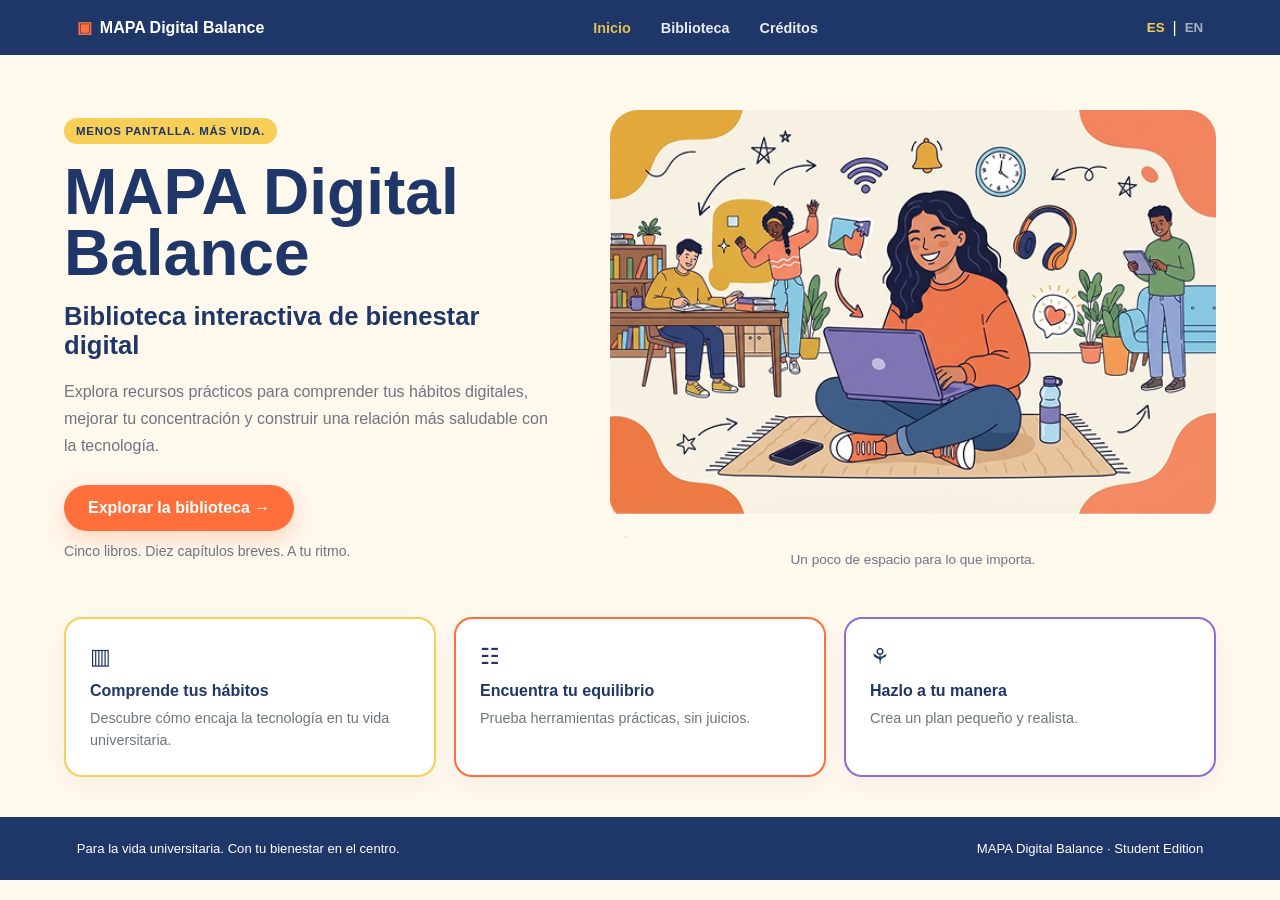
<file: index.html>
<!DOCTYPE html>
<html lang="es">

<head>
    <meta charset="UTF-8">
    <meta name="viewport" content="width=device-width, initial-scale=1.0">

    <title>MAPA Digital Balance</title>

    <link rel="stylesheet" href="./css/styles.css">
</head>

<body>

    <header class="header">

        <a href="./index.html" class="brand">
            <span class="brand-icon">▣</span>
            <span>MAPA Digital Balance</span>
        </a>

        <nav class="nav">
            <a href="./index.html"
               class="active"
               data-es="Inicio"
               data-en="Home">
                Inicio
            </a>

            <a href="./library.html"
               data-es="Biblioteca"
               data-en="Library">
                Biblioteca
            </a>

            <a href="./credits.html"
               data-es="Créditos"
               data-en="Credits">
                Créditos
            </a>
        </nav>

        <div class="language">
            <button class="language-btn active" data-lang="es">ES</button>
            <span>|</span>
            <button class="language-btn" data-lang="en">EN</button>
        </div>

    </header>


    <main>

        <section class="hero">

            <div class="hero-content">

                <span class="tag"
                      data-es="MENOS PANTALLA. MÁS VIDA."
                      data-en="LESS SCROLLING. MORE LIVING.">
                    MENOS PANTALLA. MÁS VIDA.
                </span>

                <h1>
                    MAPA Digital<br>
                    Balance
                </h1>

                <h2
                    data-es="Biblioteca interactiva de bienestar digital"
                    data-en="Interactive Digital Wellbeing Library">
                    Biblioteca interactiva de bienestar digital
                </h2>

                <p class="hero-text"
                   data-es="Explora recursos prácticos para comprender tus hábitos digitales, mejorar tu concentración y construir una relación más saludable con la tecnología."
                   data-en="Explore practical resources to understand your digital habits, improve your focus, and build a healthier relationship with technology.">
                    Explora recursos prácticos para comprender tus hábitos digitales,
                    mejorar tu concentración y construir una relación más saludable
                    con la tecnología.
                </p>

                <a href="./library.html"
                   class="primary-button"
                   data-es="Explorar la biblioteca →"
                   data-en="Explore the library →">
                    Explorar la biblioteca →
                </a>

                <p class="hero-small"
                   data-es="Cinco libros. Diez capítulos breves. A tu ritmo."
                   data-en="Five books. Ten short chapters. Your own pace.">
                    Cinco libros. Diez capítulos breves. A tu ritmo.
                </p>

            </div>


            <div class="hero-image">

                <img
                    src="./assets/images/Welcome illustration.png"
                    alt="Ilustración MAPA sobre bienestar digital"
                    class="hero-main-image">

                <p class="image-caption"
                   data-es="Un poco de espacio para lo que importa."
                   data-en="A little space for what matters.">
                    Un poco de espacio para lo que importa.
                </p>

            </div>

        </section>


        <section class="features">

            <article class="feature feature-yellow">

                <div class="feature-icon">▥</div>

                <h3
                    data-es="Comprende tus hábitos"
                    data-en="Understand your habits">
                    Comprende tus hábitos
                </h3>

                <p
                    data-es="Descubre cómo encaja la tecnología en tu vida universitaria."
                    data-en="Learn how technology fits into student life.">
                    Descubre cómo encaja la tecnología en tu vida universitaria.
                </p>

            </article>


            <article class="feature feature-orange">

                <div class="feature-icon">☷</div>

                <h3
                    data-es="Encuentra tu equilibrio"
                    data-en="Find your balance">
                    Encuentra tu equilibrio
                </h3>

                <p
                    data-es="Prueba herramientas prácticas, sin juicios."
                    data-en="Try practical tools, without judgment.">
                    Prueba herramientas prácticas, sin juicios.
                </p>

            </article>


            <article class="feature feature-purple">

                <div class="feature-icon">⚘</div>

                <h3
                    data-es="Hazlo a tu manera"
                    data-en="Make it personal">
                    Hazlo a tu manera
                </h3>

                <p
                    data-es="Crea un plan pequeño y realista."
                    data-en="Leave with a small, realistic plan.">
                    Crea un plan pequeño y realista.
                </p>

            </article>

        </section>

    </main>


    <footer class="footer">

        <p
            data-es="Para la vida universitaria. Con tu bienestar en el centro."
            data-en="Made for student life. Built around your wellbeing.">
            Para la vida universitaria. Con tu bienestar en el centro.
        </p>

        <p>MAPA Digital Balance · Student Edition</p>

    </footer>


    <script src="./js/app.js"></script>

</body>

</html>
</file>
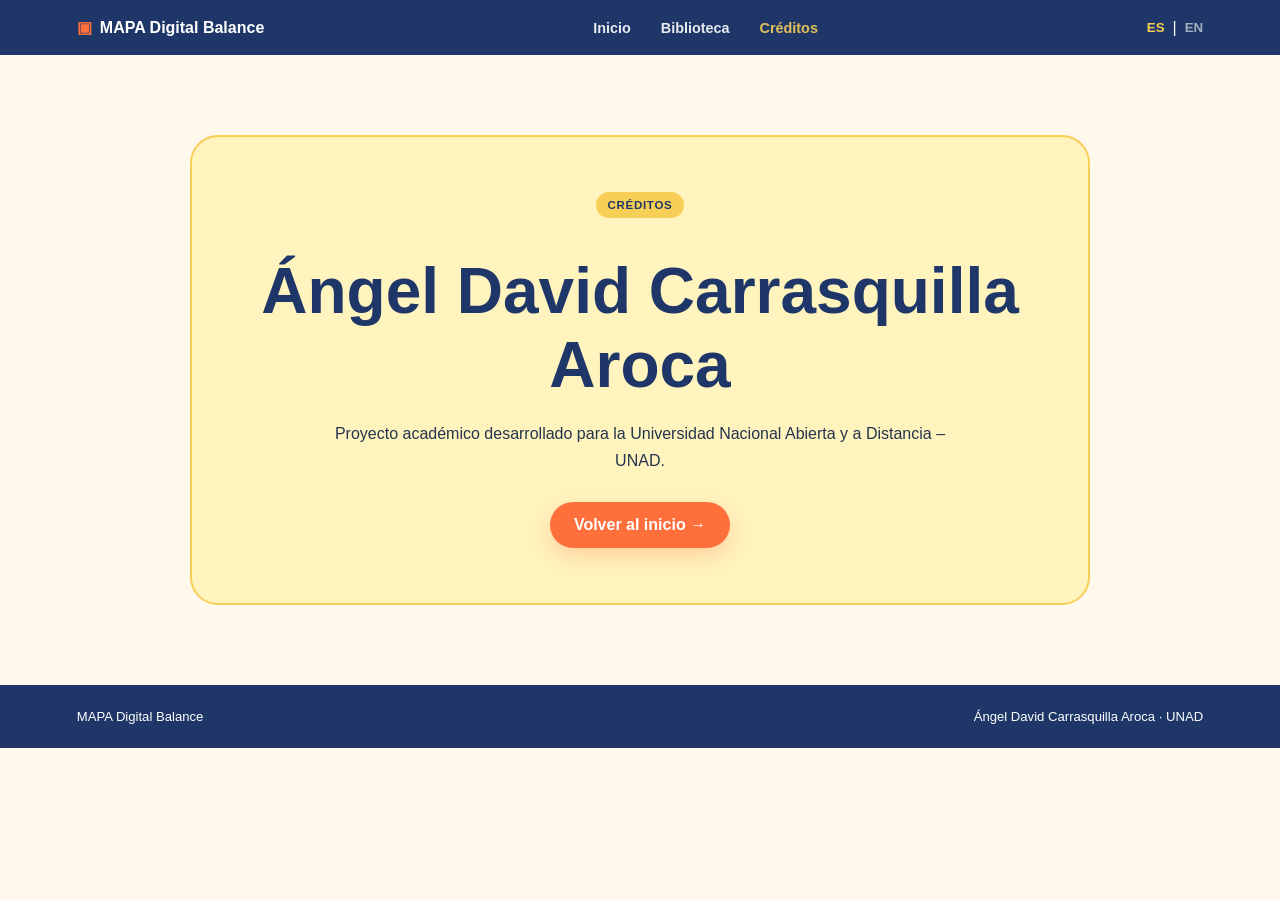
<file: credits.html>
<!DOCTYPE html>
<html lang="es">

<head>
    <meta charset="UTF-8">
    <meta name="viewport" content="width=device-width, initial-scale=1.0">

    <title>Créditos | MAPA Digital Balance</title>

    <link rel="stylesheet" href="./css/styles.css">
</head>

<body>

<header class="header">

    <a href="./index.html" class="brand">
        <span class="brand-icon">▣</span>
        <span>MAPA Digital Balance</span>
    </a>

    <nav class="nav">
        <a href="./index.html"
           data-es="Inicio"
           data-en="Home">
            Inicio
        </a>

        <a href="./library.html"
           data-es="Biblioteca"
           data-en="Library">
            Biblioteca
        </a>

        <a href="./credits.html"
           class="active"
           data-es="Créditos"
           data-en="Credits">
            Créditos
        </a>
    </nav>

    <div class="language">
        <button class="language-btn active" data-lang="es">ES</button>
        <span>|</span>
        <button class="language-btn" data-lang="en">EN</button>
    </div>

</header>


<main class="simple-credits-page">

    <section class="simple-credits-card">

        <span class="tag"
              data-es="CRÉDITOS"
              data-en="CREDITS">
            CRÉDITOS
        </span>

        <h1>Ángel David Carrasquilla Aroca</h1>

        <p
            data-es="Proyecto académico desarrollado para la Universidad Nacional Abierta y a Distancia – UNAD."
            data-en="Academic project developed for the Universidad Nacional Abierta y a Distancia – UNAD.">
            Proyecto académico desarrollado para la Universidad Nacional Abierta y a Distancia – UNAD.
        </p>

        <a href="./index.html"
           class="primary-button"
           data-es="Volver al inicio →"
           data-en="Back to home →">
            Volver al inicio →
        </a>

    </section>

</main>


<footer class="footer">

    <p>MAPA Digital Balance</p>

    <p>
        Ángel David Carrasquilla Aroca · UNAD
    </p>

</footer>


<script src="./js/app.js"></script>

</body>

</html>
</file>
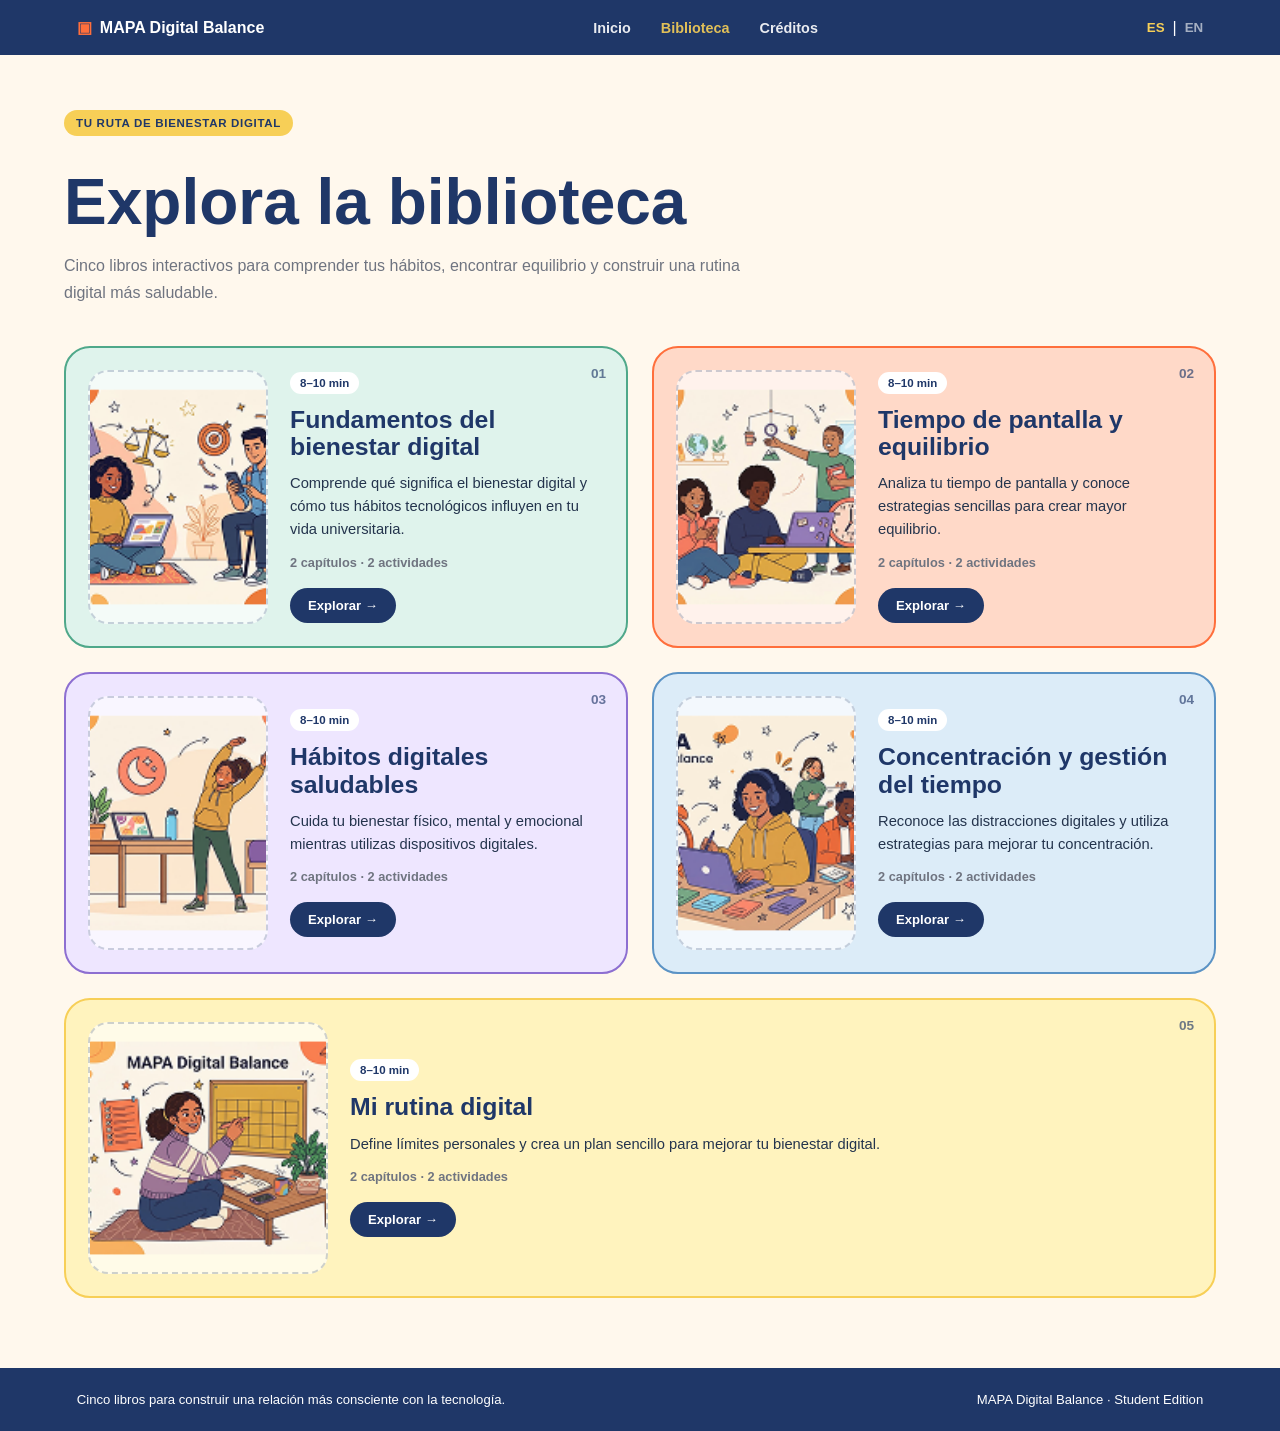
<file: library.html>
<!DOCTYPE html>
<html lang="es">

<head>
    <meta charset="UTF-8">
    <meta name="viewport" content="width=device-width, initial-scale=1.0">

    <title>Biblioteca | MAPA Digital Balance</title>

    <link rel="stylesheet" href="./css/styles.css">
</head>

<body>

    <header class="header">

        <a href="./index.html" class="brand">
            <span class="brand-icon">▣</span>
            <span>MAPA Digital Balance</span>
        </a>

        <nav class="nav">

            <a href="./index.html"
               data-es="Inicio"
               data-en="Home">
                Inicio
            </a>

            <a href="./library.html"
               class="active"
               data-es="Biblioteca"
               data-en="Library">
                Biblioteca
            </a>

            <a href="./credits.html"
               data-es="Créditos"
               data-en="Credits">
                Créditos
            </a>

        </nav>

        <div class="language">
            <button class="language-btn active" data-lang="es">ES</button>
            <span>|</span>
            <button class="language-btn" data-lang="en">EN</button>
        </div>

    </header>


    <main class="library-page">

        <!-- INTRODUCCIÓN -->
        <section class="library-intro">

            <span class="tag"
                  data-es="TU RUTA DE BIENESTAR DIGITAL"
                  data-en="YOUR DIGITAL WELLBEING JOURNEY">
                TU RUTA DE BIENESTAR DIGITAL
            </span>

            <h1
                data-es="Explora la biblioteca"
                data-en="Explore the library">
                Explora la biblioteca
            </h1>

            <p
                data-es="Cinco libros interactivos para comprender tus hábitos, encontrar equilibrio y construir una rutina digital más saludable."
                data-en="Five interactive books to understand your habits, find balance, and build a healthier digital routine.">
                Cinco libros interactivos para comprender tus hábitos,
                encontrar equilibrio y construir una rutina digital más saludable.
            </p>

        </section>


        <!-- LIBROS -->
        <section class="books-grid">

            <!-- LIBRO 1 -->
            <article class="book-card book-one">

                <span class="book-number">01</span>

                <div class="book-image-placeholder">
                    <img
                        src="./assets/images/Portada Libro 1.png"
                        alt="Fundamentos del bienestar digital"
                        class="book-image">
                </div>

                <div class="book-content">

                    <span class="book-time">8–10 min</span>

                    <h2
                        data-es="Fundamentos del bienestar digital"
                        data-en="Digital Wellbeing Basics">
                        Fundamentos del bienestar digital
                    </h2>

                    <p
                        data-es="Comprende qué significa el bienestar digital y cómo tus hábitos tecnológicos influyen en tu vida universitaria."
                        data-en="Understand what digital wellbeing means and how your technology habits influence university life.">
                        Comprende qué significa el bienestar digital y cómo tus
                        hábitos tecnológicos influyen en tu vida universitaria.
                    </p>

                    <div class="book-info"
                         data-es="2 capítulos · 2 actividades"
                         data-en="2 chapters · 2 activities">
                        2 capítulos · 2 actividades
                    </div>

                    <a href="./modules/module1-1.html"
                       class="book-button"
                       data-es="Explorar →"
                       data-en="Explore →">
                        Explorar →
                    </a>

                </div>

            </article>


            <!-- LIBRO 2 -->
            <article class="book-card book-two">

                <span class="book-number">02</span>

                <div class="book-image-placeholder">
                    <img
                        src="./assets/images/Portada Libro 2.png"
                        alt="Tiempo de pantalla y equilibrio"
                        class="book-image">
                </div>

                <div class="book-content">

                    <span class="book-time">8–10 min</span>

                    <h2
                        data-es="Tiempo de pantalla y equilibrio"
                        data-en="Screen Time & Balance">
                        Tiempo de pantalla y equilibrio
                    </h2>

                    <p
                        data-es="Analiza tu tiempo de pantalla y conoce estrategias sencillas para crear mayor equilibrio."
                        data-en="Explore your screen time and discover simple strategies to create more balance.">
                        Analiza tu tiempo de pantalla y conoce estrategias
                        sencillas para crear mayor equilibrio.
                    </p>

                    <div class="book-info"
                         data-es="2 capítulos · 2 actividades"
                         data-en="2 chapters · 2 activities">
                        2 capítulos · 2 actividades
                    </div>

                    <a href="./modules/module2-1.html"
                       class="book-button"
                       data-es="Explorar →"
                       data-en="Explore →">
                        Explorar →
                    </a>

                </div>

            </article>


            <!-- LIBRO 3 -->
            <article class="book-card book-three">

                <span class="book-number">03</span>

                <div class="book-image-placeholder">
                    <img
                        src="./assets/images/Portada Libro 3.png"
                        alt="Hábitos digitales saludables"
                        class="book-image">
                </div>

                <div class="book-content">

                    <span class="book-time">8–10 min</span>

                    <h2
                        data-es="Hábitos digitales saludables"
                        data-en="Healthy Digital Habits">
                        Hábitos digitales saludables
                    </h2>

                    <p
                        data-es="Cuida tu bienestar físico, mental y emocional mientras utilizas dispositivos digitales."
                        data-en="Support your physical, mental, and emotional wellbeing while using digital devices.">
                        Cuida tu bienestar físico, mental y emocional mientras
                        utilizas dispositivos digitales.
                    </p>

                    <div class="book-info"
                         data-es="2 capítulos · 2 actividades"
                         data-en="2 chapters · 2 activities">
                        2 capítulos · 2 actividades
                    </div>

                    <a href="./modules/module3-1.html"
                       class="book-button"
                       data-es="Explorar →"
                       data-en="Explore →">
                        Explorar →
                    </a>

                </div>

            </article>


            <!-- LIBRO 4 -->
            <article class="book-card book-four">

                <span class="book-number">04</span>

                <div class="book-image-placeholder">
                    <img
                        src="./assets/images/Portada Libro 4.png"
                        alt="Concentración y gestión del tiempo"
                        class="book-image">
                </div>

                <div class="book-content">

                    <span class="book-time">8–10 min</span>

                    <h2
                        data-es="Concentración y gestión del tiempo"
                        data-en="Focus & Time Management">
                        Concentración y gestión del tiempo
                    </h2>

                    <p
                        data-es="Reconoce las distracciones digitales y utiliza estrategias para mejorar tu concentración."
                        data-en="Recognize digital distractions and use strategies to improve your focus.">
                        Reconoce las distracciones digitales y utiliza
                        estrategias para mejorar tu concentración.
                    </p>

                    <div class="book-info"
                         data-es="2 capítulos · 2 actividades"
                         data-en="2 chapters · 2 activities">
                        2 capítulos · 2 actividades
                    </div>

                    <a href="./modules/module4-1.html"
                       class="book-button"
                       data-es="Explorar →"
                       data-en="Explore →">
                        Explorar →
                    </a>

                </div>

            </article>


            <!-- LIBRO 5 -->
            <article class="book-card book-five">

                <span class="book-number">05</span>

                <div class="book-image-placeholder">
                    <img
                        src="./assets/images/Portada Libro 5.png"
                        alt="Mi rutina digital"
                        class="book-image">
                </div>

                <div class="book-content">

                    <span class="book-time">8–10 min</span>

                    <h2
                        data-es="Mi rutina digital"
                        data-en="My Digital Routine">
                        Mi rutina digital
                    </h2>

                    <p
                        data-es="Define límites personales y crea un plan sencillo para mejorar tu bienestar digital."
                        data-en="Set personal boundaries and create a simple plan to improve your digital wellbeing.">
                        Define límites personales y crea un plan sencillo
                        para mejorar tu bienestar digital.
                    </p>

                    <div class="book-info"
                         data-es="2 capítulos · 2 actividades"
                         data-en="2 chapters · 2 activities">
                        2 capítulos · 2 actividades
                    </div>

                    <a href="./modules/module5-1.html"
                       class="book-button"
                       data-es="Explorar →"
                       data-en="Explore →">
                        Explorar →
                    </a>

                </div>

            </article>

        </section>

    </main>


    <footer class="footer">

        <p
            data-es="Cinco libros para construir una relación más consciente con la tecnología."
            data-en="Five books to build a more mindful relationship with technology.">
            Cinco libros para construir una relación más consciente con la tecnología.
        </p>

        <p>MAPA Digital Balance · Student Edition</p>

    </footer>


    <script src="./js/app.js"></script>

</body>

</html>
</file>
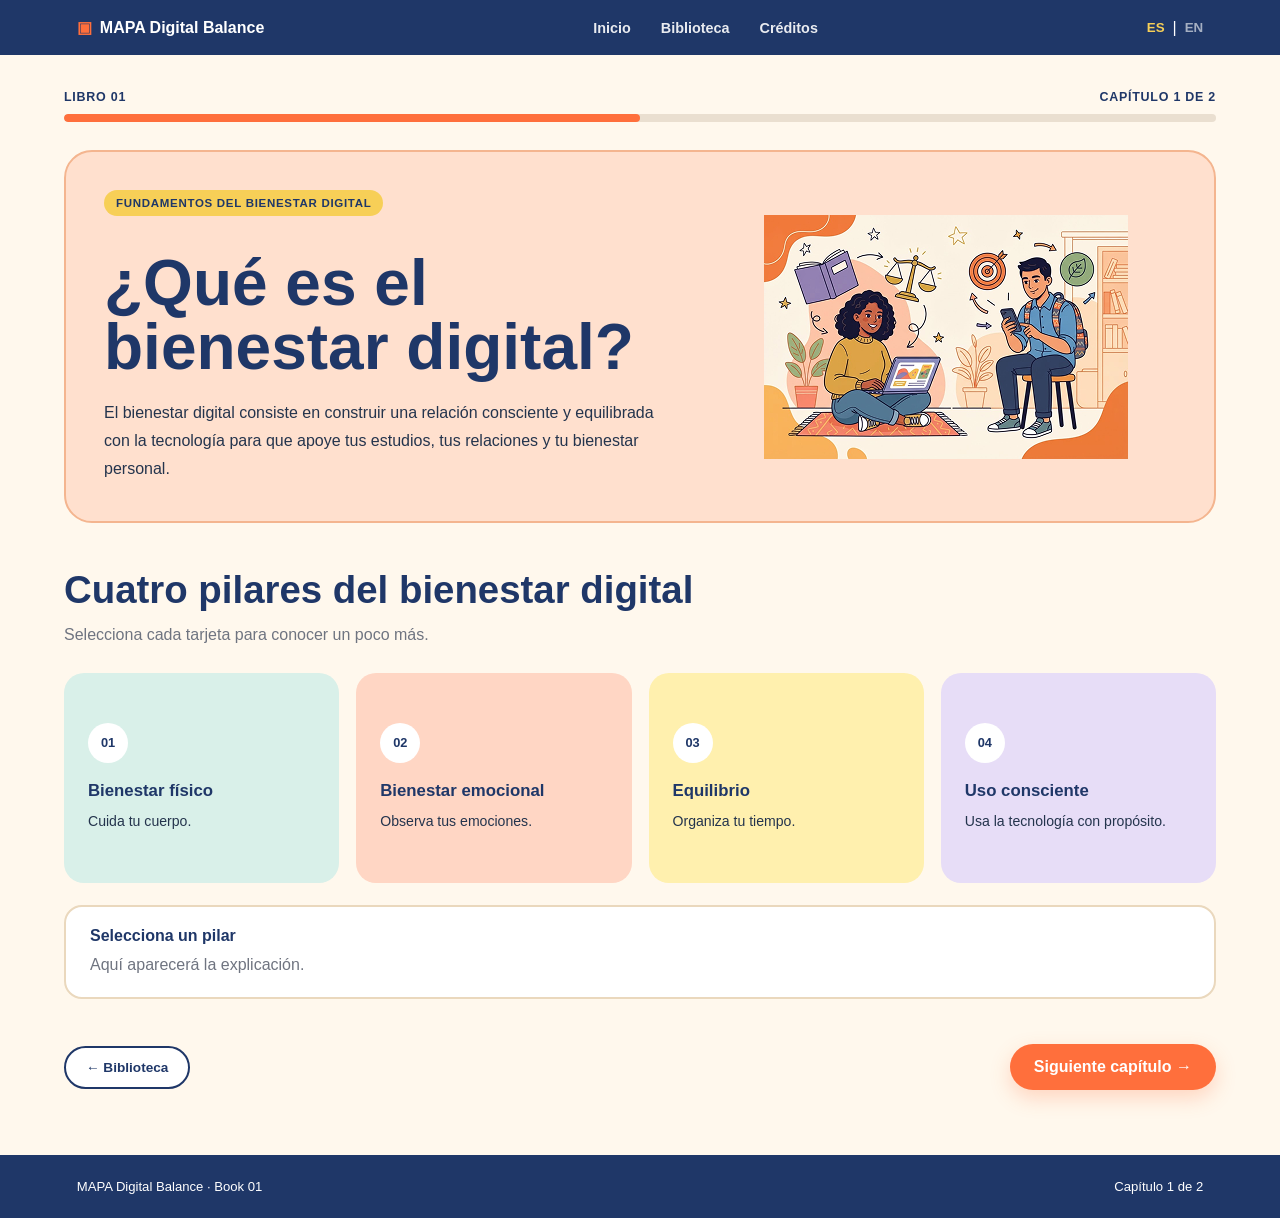
<file: modules/module1-1.html>
<!DOCTYPE html>
<html lang="es">

<head>
    <meta charset="UTF-8">
    <meta name="viewport" content="width=device-width, initial-scale=1.0">
    <title>¿Qué es el bienestar digital? | MAPA</title>
    <link rel="stylesheet" href="../css/styles.css">
</head>

<body>

<header class="header">

    <a href="../index.html" class="brand">
        <span class="brand-icon">▣</span>
        <span>MAPA Digital Balance</span>
    </a>

    <nav class="nav">
        <a href="../index.html" data-es="Inicio" data-en="Home">Inicio</a>
        <a href="../library.html" data-es="Biblioteca" data-en="Library">Biblioteca</a>
        <a href="../credits.html" data-es="Créditos" data-en="Credits">Créditos</a>
    </nav>

    <div class="language">
        <button class="language-btn active" data-lang="es">ES</button>
        <span>|</span>
        <button class="language-btn" data-lang="en">EN</button>
    </div>

</header>


<main class="chapter-page">

    <section class="chapter-heading">

        <div class="chapter-heading-top">
            <span class="chapter-book"
                  data-es="LIBRO 01"
                  data-en="BOOK 01">
                LIBRO 01
            </span>

            <span class="chapter-number"
                  data-es="CAPÍTULO 1 DE 2"
                  data-en="CHAPTER 1 OF 2">
                CAPÍTULO 1 DE 2
            </span>
        </div>

        <div class="chapter-progress">
            <div class="chapter-progress-fill"></div>
        </div>

    </section>


    <section class="chapter-hero">

        <div class="chapter-text">

            <span class="tag"
                  data-es="FUNDAMENTOS DEL BIENESTAR DIGITAL"
                  data-en="DIGITAL WELLBEING BASICS">
                FUNDAMENTOS DEL BIENESTAR DIGITAL
            </span>

            <h1
                data-es="¿Qué es el bienestar digital?"
                data-en="What is Digital Wellbeing?">
                ¿Qué es el bienestar digital?
            </h1>

            <p
                data-es="El bienestar digital consiste en construir una relación consciente y equilibrada con la tecnología para que apoye tus estudios, tus relaciones y tu bienestar personal."
                data-en="Digital wellbeing means building a conscious and balanced relationship with technology so it supports your studies, relationships, and personal wellbeing.">
                El bienestar digital consiste en construir una relación consciente y
                equilibrada con la tecnología para que apoye tus estudios,
                tus relaciones y tu bienestar personal.
            </p>

        </div>

        <div class="chapter-illustration">

            <img
                src="../assets/images/Capitulo 1-1.png"
                alt="Bienestar digital"
                class="chapter-main-image">

        </div>

    </section>


    <section class="chapter-section">

        <div class="section-title">

            <h2
                data-es="Cuatro pilares del bienestar digital"
                data-en="Four pillars of digital wellbeing">
                Cuatro pilares del bienestar digital
            </h2>

            <p
                data-es="Selecciona cada tarjeta para conocer un poco más."
                data-en="Select each card to learn more.">
                Selecciona cada tarjeta para conocer un poco más.
            </p>

        </div>


        <div class="pillar-grid">

            <button class="pillar-card pillar-green"
                    data-message-es="Incluye postura, descanso visual, movimiento y pausas durante el uso de dispositivos."
                    data-message-en="It includes posture, eye rest, movement, and breaks while using digital devices.">

                <span class="pillar-icon">01</span>

                <h3
                    data-es="Bienestar físico"
                    data-en="Physical wellbeing">
                    Bienestar físico
                </h3>

                <p
                    data-es="Cuida tu cuerpo."
                    data-en="Take care of your body.">
                    Cuida tu cuerpo.
                </p>

            </button>


            <button class="pillar-card pillar-orange"
                    data-message-es="Implica reconocer cómo las experiencias digitales pueden influir en tu estado de ánimo."
                    data-message-en="It means recognizing how digital experiences can influence your mood.">

                <span class="pillar-icon">02</span>

                <h3
                    data-es="Bienestar emocional"
                    data-en="Emotional wellbeing">
                    Bienestar emocional
                </h3>

                <p
                    data-es="Observa tus emociones."
                    data-en="Notice your emotions.">
                    Observa tus emociones.
                </p>

            </button>


            <button class="pillar-card pillar-yellow"
                    data-message-es="Busca distribuir el tiempo entre estudio, descanso, relaciones y actividades fuera de pantalla."
                    data-message-en="It helps distribute time between study, rest, relationships, and activities away from screens.">

                <span class="pillar-icon">03</span>

                <h3
                    data-es="Equilibrio"
                    data-en="Balance">
                    Equilibrio
                </h3>

                <p
                    data-es="Organiza tu tiempo."
                    data-en="Organize your time.">
                    Organiza tu tiempo.
                </p>

            </button>


            <button class="pillar-card pillar-purple"
                    data-message-es="Consiste en decidir con intención cuándo, cómo y para qué utilizas la tecnología."
                    data-message-en="It means intentionally deciding when, how, and why you use technology.">

                <span class="pillar-icon">04</span>

                <h3
                    data-es="Uso consciente"
                    data-en="Mindful use">
                    Uso consciente
                </h3>

                <p
                    data-es="Usa la tecnología con propósito."
                    data-en="Use technology with purpose.">
                    Usa la tecnología con propósito.
                </p>

            </button>

        </div>


        <div class="pillar-feedback" id="pillarFeedback">

            <strong
                data-es="Selecciona un pilar"
                data-en="Select a pillar">
                Selecciona un pilar
            </strong>

            <p
                data-es="Aquí aparecerá la explicación."
                data-en="The explanation will appear here.">
                Aquí aparecerá la explicación.
            </p>

        </div>

    </section>


    <section class="chapter-navigation">

        <a href="../library.html"
           class="secondary-button"
           data-es="← Biblioteca"
           data-en="← Library">
            ← Biblioteca
        </a>

        <a href="module1-2.html"
           class="primary-button"
           data-es="Siguiente capítulo →"
           data-en="Next chapter →">
            Siguiente capítulo →
        </a>

    </section>

</main>


<footer class="footer">
    <p>MAPA Digital Balance · Book 01</p>
    <p data-es="Capítulo 1 de 2" data-en="Chapter 1 of 2">
        Capítulo 1 de 2
    </p>
</footer>


<script src="../js/app.js"></script>

<script>

const pillarCards = document.querySelectorAll(".pillar-card");
const feedback = document.getElementById("pillarFeedback");

pillarCards.forEach(card => {

    card.addEventListener("click", () => {

        const language =
            localStorage.getItem("mapaLanguage") || "es";

        pillarCards.forEach(item =>
            item.classList.remove("selected")
        );

        card.classList.add("selected");

        const title =
            card.querySelector("h3").dataset[language];

        const message =
            language === "es"
                ? card.dataset.messageEs
                : card.dataset.messageEn;

        feedback.innerHTML =
            `<strong>${title}</strong><p>${message}</p>`;

    });

});

</script>

</body>
</html>
</file>
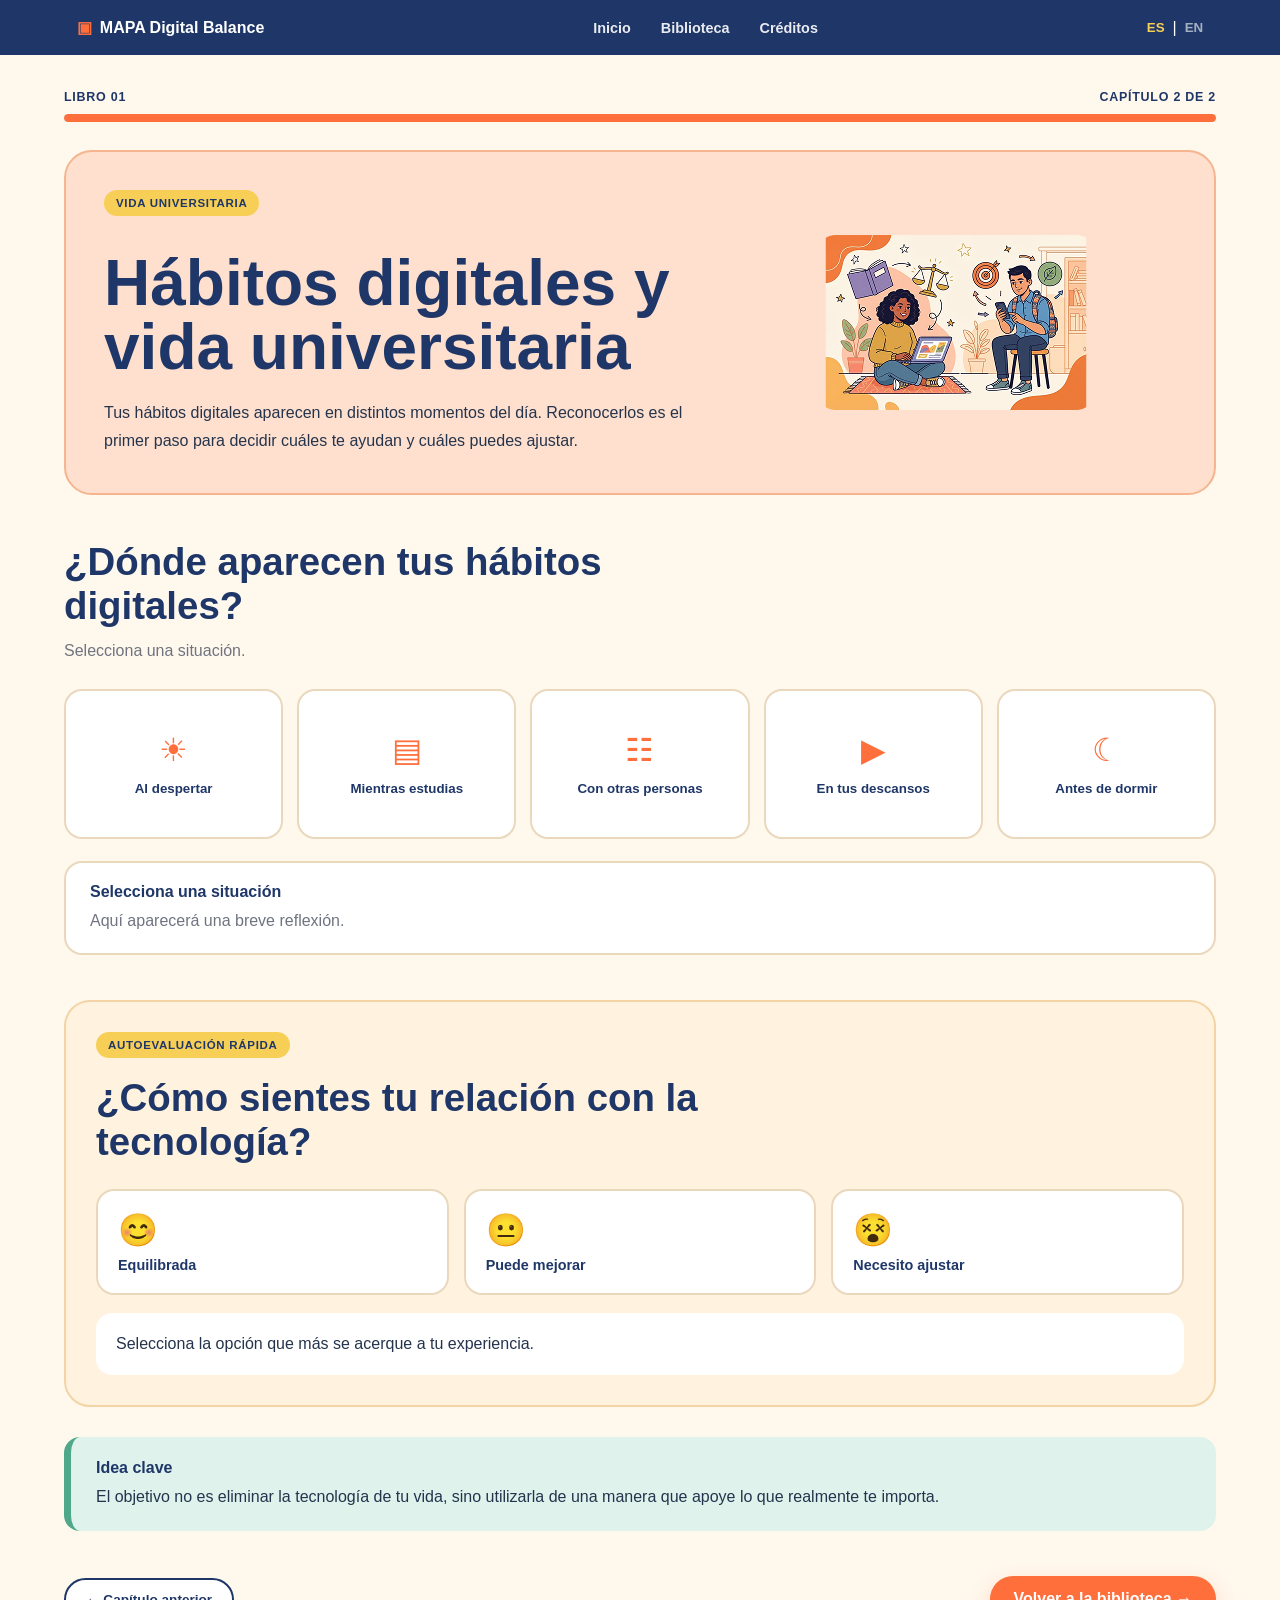
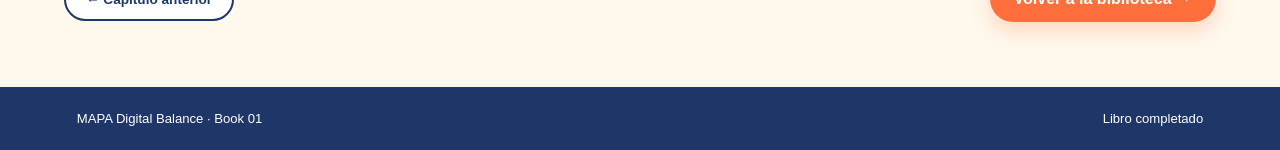
<file: modules/module1-2.html>
<!DOCTYPE html>
<html lang="es">

<head>
    <meta charset="UTF-8">
    <meta name="viewport" content="width=device-width, initial-scale=1.0">
    <title>Hábitos digitales y vida universitaria | MAPA</title>
    <link rel="stylesheet" href="../css/styles.css">
</head>

<body>

<header class="header">

    <a href="../index.html" class="brand">
        <span class="brand-icon">▣</span>
        <span>MAPA Digital Balance</span>
    </a>

    <nav class="nav">
        <a href="../index.html" data-es="Inicio" data-en="Home">Inicio</a>
        <a href="../library.html" data-es="Biblioteca" data-en="Library">Biblioteca</a>
        <a href="../credits.html" data-es="Créditos" data-en="Credits">Créditos</a>
    </nav>

    <div class="language">
        <button class="language-btn active" data-lang="es">ES</button>
        <span>|</span>
        <button class="language-btn" data-lang="en">EN</button>
    </div>

</header>


<main class="chapter-page">

    <section class="chapter-heading">

        <div class="chapter-heading-top">

            <span class="chapter-book"
                  data-es="LIBRO 01"
                  data-en="BOOK 01">
                LIBRO 01
            </span>

            <span class="chapter-number"
                  data-es="CAPÍTULO 2 DE 2"
                  data-en="CHAPTER 2 OF 2">
                CAPÍTULO 2 DE 2
            </span>

        </div>

        <div class="chapter-progress">
            <div class="chapter-progress-fill progress-full"></div>
        </div>

    </section>


    <section class="chapter-hero">

        <div class="chapter-text">

            <span class="tag"
                  data-es="VIDA UNIVERSITARIA"
                  data-en="STUDENT LIFE">
                VIDA UNIVERSITARIA
            </span>

            <h1
                data-es="Hábitos digitales y vida universitaria"
                data-en="Digital Habits and University Life">
                Hábitos digitales y vida universitaria
            </h1>

            <p
                data-es="Tus hábitos digitales aparecen en distintos momentos del día. Reconocerlos es el primer paso para decidir cuáles te ayudan y cuáles puedes ajustar."
                data-en="Your digital habits appear throughout the day. Recognizing them is the first step toward deciding which habits help you and which ones you can adjust.">
                Tus hábitos digitales aparecen en distintos momentos del día.
                Reconocerlos es el primer paso para decidir cuáles te ayudan y
                cuáles puedes ajustar.
            </p>

        </div>


        <div class="chapter-illustration">

            <img
                src="../assets/images/Capitulo 1-2.png"
                alt="Hábitos digitales en la vida universitaria"
                class="chapter-main-image">

        </div>

    </section>


    <section class="chapter-section">

        <div class="section-title">

            <h2
                data-es="¿Dónde aparecen tus hábitos digitales?"
                data-en="Where do your digital habits appear?">
                ¿Dónde aparecen tus hábitos digitales?
            </h2>

            <p
                data-es="Selecciona una situación."
                data-en="Select a situation.">
                Selecciona una situación.
            </p>

        </div>


        <div class="habit-grid">

            <button class="habit-card"
                    data-message-es="Las notificaciones pueden interrumpir el inicio de tu día. Observa cuáles realmente necesitas revisar al despertar."
                    data-message-en="Notifications can interrupt the beginning of your day. Notice which ones you really need to check when you wake up.">

                <span>☀</span>

                <strong
                    data-es="Al despertar"
                    data-en="When waking up">
                    Al despertar
                </strong>

            </button>


            <button class="habit-card"
                    data-message-es="Cambiar constantemente entre aplicaciones puede fragmentar tu atención mientras estudias."
                    data-message-en="Constantly switching between apps can fragment your attention while studying.">

                <span>▤</span>

                <strong
                    data-es="Mientras estudias"
                    data-en="While studying">
                    Mientras estudias
                </strong>

            </button>


            <button class="habit-card"
                    data-message-es="Usar el teléfono durante las conversaciones puede reducir la atención que brindas a las personas que te rodean."
                    data-message-en="Using your phone during conversations can reduce the attention you give to people around you.">

                <span>☷</span>

                <strong
                    data-es="Con otras personas"
                    data-en="With other people">
                    Con otras personas
                </strong>

            </button>


            <button class="habit-card"
                    data-message-es="Los descansos digitales también cuentan. Una pausa breve puede convertirse fácilmente en mucho más tiempo del previsto."
                    data-message-en="Digital breaks count too. A short break can easily become much longer than expected.">

                <span>▶</span>

                <strong
                    data-es="En tus descansos"
                    data-en="During breaks">
                    En tus descansos
                </strong>

            </button>


            <button class="habit-card"
                    data-message-es="La exposición a pantallas justo antes de dormir puede convertirse en un hábito automático. Crear una rutina de cierre ayuda a desconectarte."
                    data-message-en="Screen use right before sleep can become automatic. Creating a wind-down routine can help you disconnect.">

                <span>☾</span>

                <strong
                    data-es="Antes de dormir"
                    data-en="Before sleeping">
                    Antes de dormir
                </strong>

            </button>

        </div>


        <div class="pillar-feedback" id="habitFeedback">

            <strong
                data-es="Selecciona una situación"
                data-en="Select a situation">
                Selecciona una situación
            </strong>

            <p
                data-es="Aquí aparecerá una breve reflexión."
                data-en="A short reflection will appear here.">
                Aquí aparecerá una breve reflexión.
            </p>

        </div>

    </section>


    <section class="self-check">

        <div class="section-title">

            <span class="tag"
                  data-es="AUTOEVALUACIÓN RÁPIDA"
                  data-en="QUICK SELF-CHECK">
                AUTOEVALUACIÓN RÁPIDA
            </span>

            <h2
                data-es="¿Cómo sientes tu relación con la tecnología?"
                data-en="How do you feel about your relationship with technology?">
                ¿Cómo sientes tu relación con la tecnología?
            </h2>

        </div>


        <div class="self-check-options">

            <button
                data-feedback-es="Parece que tienes una relación bastante equilibrada. Sigue observando qué hábitos funcionan para ti."
                data-feedback-en="Your relationship seems fairly balanced. Keep noticing which habits work well for you.">
                😊
                <span data-es="Equilibrada" data-en="Balanced">
                    Equilibrada
                </span>
            </button>


            <button
                data-feedback-es="Estás identificando algunos hábitos que podrías ajustar. Pequeños cambios pueden marcar una diferencia."
                data-feedback-en="You are identifying some habits you could adjust. Small changes can make a difference.">
                😐
                <span data-es="Puede mejorar" data-en="Could improve">
                    Puede mejorar
                </span>
            </button>


            <button
                data-feedback-es="Tal vez sea buen momento para revisar tus rutinas digitales con calma y elegir un cambio pequeño para comenzar."
                data-feedback-en="This may be a good time to review your digital routines and choose one small change to start with.">
                😵
                <span data-es="Necesito ajustar" data-en="I need to adjust">
                    Necesito ajustar
                </span>
            </button>

        </div>


        <div class="self-check-feedback" id="selfFeedback">

            <p
                data-es="Selecciona la opción que más se acerque a tu experiencia."
                data-en="Choose the option that best matches your experience.">
                Selecciona la opción que más se acerque a tu experiencia.
            </p>

        </div>

    </section>


    <section class="chapter-tip">

        <strong
            data-es="Idea clave"
            data-en="Key idea">
            Idea clave
        </strong>

        <p
            data-es="El objetivo no es eliminar la tecnología de tu vida, sino utilizarla de una manera que apoye lo que realmente te importa."
            data-en="The goal is not to remove technology from your life, but to use it in a way that supports what truly matters to you.">
            El objetivo no es eliminar la tecnología de tu vida, sino utilizarla
            de una manera que apoye lo que realmente te importa.
        </p>

    </section>


    <section class="chapter-navigation">

        <a href="module1-1.html"
           class="secondary-button"
           data-es="← Capítulo anterior"
           data-en="← Previous chapter">
            ← Capítulo anterior
        </a>

        <a href="../library.html"
           class="primary-button"
           data-es="Volver a la biblioteca →"
           data-en="Back to library →">
            Volver a la biblioteca →
        </a>

    </section>

</main>


<footer class="footer">
    <p>MAPA Digital Balance · Book 01</p>
    <p data-es="Libro completado" data-en="Book completed">
        Libro completado
    </p>
</footer>


<script src="../js/app.js"></script>

<script>

const habitCards = document.querySelectorAll(".habit-card");
const habitFeedback = document.getElementById("habitFeedback");

habitCards.forEach(card => {

    card.addEventListener("click", () => {

        const language =
            localStorage.getItem("mapaLanguage") || "es";

        habitCards.forEach(item =>
            item.classList.remove("selected")
        );

        card.classList.add("selected");

        const title =
            card.querySelector("strong").dataset[language];

        const message =
            language === "es"
                ? card.dataset.messageEs
                : card.dataset.messageEn;

        habitFeedback.innerHTML =
            `<strong>${title}</strong><p>${message}</p>`;

    });

});


const selfButtons =
    document.querySelectorAll(".self-check-options button");

const selfFeedback =
    document.getElementById("selfFeedback");

selfButtons.forEach(button => {

    button.addEventListener("click", () => {

        const language =
            localStorage.getItem("mapaLanguage") || "es";

        selfButtons.forEach(item =>
            item.classList.remove("selected")
        );

        button.classList.add("selected");

        const message =
            language === "es"
                ? button.dataset.feedbackEs
                : button.dataset.feedbackEn;

        selfFeedback.innerHTML = `<p>${message}</p>`;

    });

});

</script>

</body>
</html>
</file>
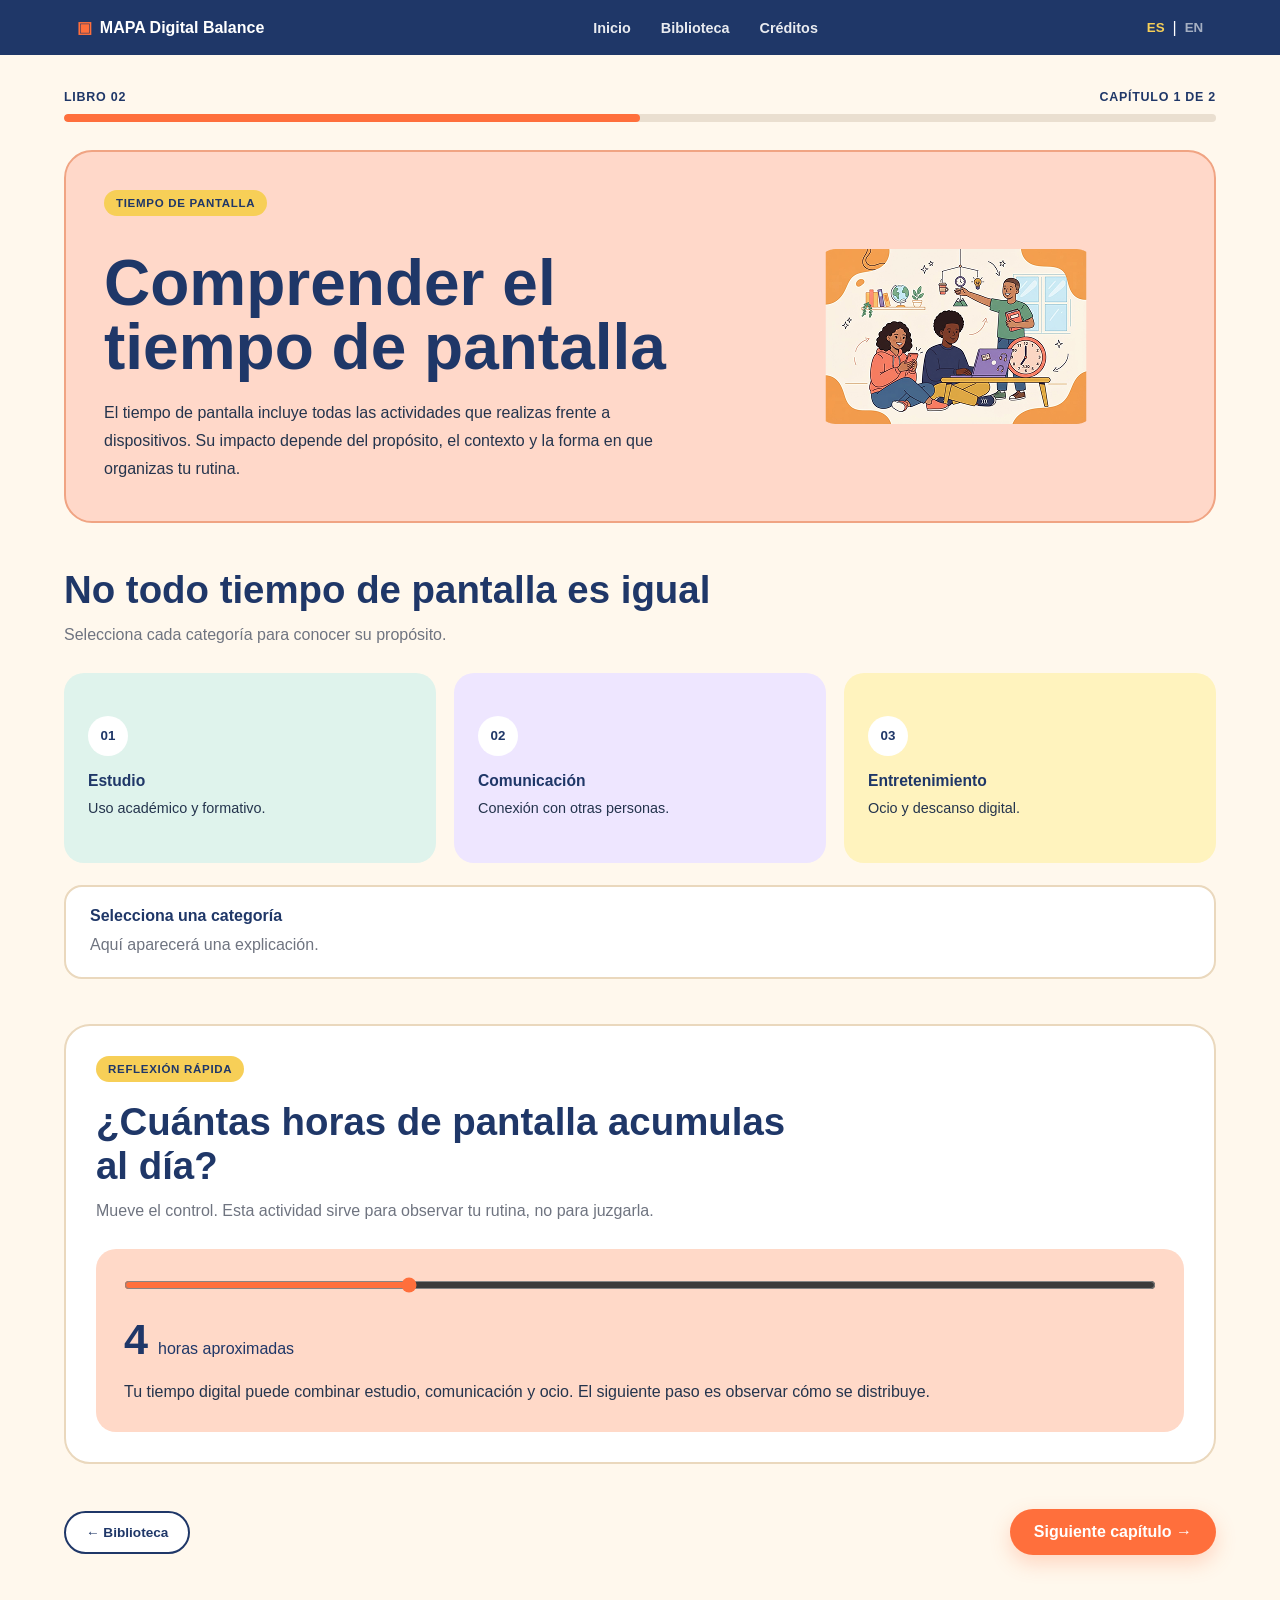
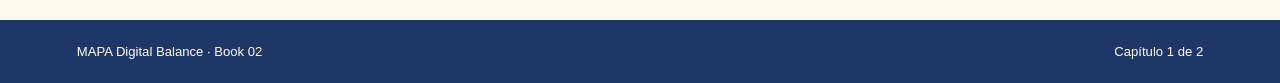
<file: modules/module2-1.html>
<!DOCTYPE html>
<html lang="es">

<head>
    <meta charset="UTF-8">
    <meta name="viewport" content="width=device-width, initial-scale=1.0">
    <title>Comprender el tiempo de pantalla | MAPA</title>
    <link rel="stylesheet" href="../css/styles.css">
</head>

<body>

<header class="header">

    <a href="../index.html" class="brand">
        <span class="brand-icon">▣</span>
        <span>MAPA Digital Balance</span>
    </a>

    <nav class="nav">
        <a href="../index.html" data-es="Inicio" data-en="Home">Inicio</a>
        <a href="../library.html" data-es="Biblioteca" data-en="Library">Biblioteca</a>
        <a href="../credits.html" data-es="Créditos" data-en="Credits">Créditos</a>
    </nav>

    <div class="language">
        <button class="language-btn active" data-lang="es">ES</button>
        <span>|</span>
        <button class="language-btn" data-lang="en">EN</button>
    </div>

</header>


<main class="chapter-page">

    <section class="chapter-heading">

        <div class="chapter-heading-top">

            <span class="chapter-book"
                  data-es="LIBRO 02"
                  data-en="BOOK 02">
                LIBRO 02
            </span>

            <span class="chapter-number"
                  data-es="CAPÍTULO 1 DE 2"
                  data-en="CHAPTER 1 OF 2">
                CAPÍTULO 1 DE 2
            </span>

        </div>

        <div class="chapter-progress">
            <div class="chapter-progress-fill"></div>
        </div>

    </section>


    <section class="chapter-hero book2-hero">

        <div class="chapter-text">

            <span class="tag"
                  data-es="TIEMPO DE PANTALLA"
                  data-en="SCREEN TIME">
                TIEMPO DE PANTALLA
            </span>

            <h1
                data-es="Comprender el tiempo de pantalla"
                data-en="Understanding Screen Time">
                Comprender el tiempo de pantalla
            </h1>

            <p
                data-es="El tiempo de pantalla incluye todas las actividades que realizas frente a dispositivos. Su impacto depende del propósito, el contexto y la forma en que organizas tu rutina."
                data-en="Screen time includes all activities you do in front of digital devices. Its impact depends on purpose, context, and how you organize your routine.">
                El tiempo de pantalla incluye todas las actividades que realizas frente
                a dispositivos. Su impacto depende del propósito, el contexto y la forma
                en que organizas tu rutina.
            </p>

        </div>

        <div class="chapter-illustration">

            <img
                src="../assets/images/Capitulo 2-1.png"
                alt="Tiempo de pantalla"
                class="chapter-main-image">

        </div>

    </section>


    <section class="chapter-section">

        <div class="section-title">

            <h2
                data-es="No todo tiempo de pantalla es igual"
                data-en="Not all screen time is the same">
                No todo tiempo de pantalla es igual
            </h2>

            <p
                data-es="Selecciona cada categoría para conocer su propósito."
                data-en="Select each category to learn about its purpose.">
                Selecciona cada categoría para conocer su propósito.
            </p>

        </div>


        <div class="screen-category-grid">

            <button class="screen-category category-study"
                    data-message-es="Incluye clases virtuales, investigación, lectura académica, tareas y producción de trabajos."
                    data-message-en="Includes virtual classes, research, academic reading, assignments, and producing coursework.">

                <span>01</span>

                <h3 data-es="Estudio" data-en="Study">
                    Estudio
                </h3>

                <p
                    data-es="Uso académico y formativo."
                    data-en="Academic and learning use.">
                    Uso académico y formativo.
                </p>

            </button>


            <button class="screen-category category-social"
                    data-message-es="Incluye mensajería, redes sociales, videollamadas y otras formas de comunicación digital."
                    data-message-en="Includes messaging, social media, video calls, and other forms of digital communication.">

                <span>02</span>

                <h3 data-es="Comunicación" data-en="Communication">
                    Comunicación
                </h3>

                <p
                    data-es="Conexión con otras personas."
                    data-en="Connecting with other people.">
                    Conexión con otras personas.
                </p>

            </button>


            <button class="screen-category category-entertainment"
                    data-message-es="Incluye videojuegos, series, videos, música y contenido utilizado principalmente para entretenimiento."
                    data-message-en="Includes video games, series, videos, music, and content mainly used for entertainment.">

                <span>03</span>

                <h3 data-es="Entretenimiento" data-en="Entertainment">
                    Entretenimiento
                </h3>

                <p
                    data-es="Ocio y descanso digital."
                    data-en="Digital leisure and recreation.">
                    Ocio y descanso digital.
                </p>

            </button>

        </div>


        <div class="pillar-feedback" id="screenFeedback">

            <strong
                data-es="Selecciona una categoría"
                data-en="Select a category">
                Selecciona una categoría
            </strong>

            <p
                data-es="Aquí aparecerá una explicación."
                data-en="An explanation will appear here.">
                Aquí aparecerá una explicación.
            </p>

        </div>

    </section>


    <section class="screen-slider-section">

        <div class="section-title">

            <span class="tag"
                  data-es="REFLEXIÓN RÁPIDA"
                  data-en="QUICK REFLECTION">
                REFLEXIÓN RÁPIDA
            </span>

            <h2
                data-es="¿Cuántas horas de pantalla acumulas al día?"
                data-en="How many hours of screen time do you accumulate each day?">
                ¿Cuántas horas de pantalla acumulas al día?
            </h2>

            <p
                data-es="Mueve el control. Esta actividad sirve para observar tu rutina, no para juzgarla."
                data-en="Move the slider. This activity is meant to help you observe your routine, not judge it.">
                Mueve el control. Esta actividad sirve para observar tu rutina,
                no para juzgarla.
            </p>

        </div>


        <div class="slider-card">

            <input
                type="range"
                id="screenRange"
                min="1"
                max="12"
                value="4">

            <div class="slider-value">

                <strong id="screenHours">4</strong>

                <span
                    data-es="horas aproximadas"
                    data-en="approximate hours">
                    horas aproximadas
                </span>

            </div>

            <p id="screenMessage"></p>

        </div>

    </section>


    <section class="chapter-navigation">

        <a href="../library.html"
           class="secondary-button"
           data-es="← Biblioteca"
           data-en="← Library">
            ← Biblioteca
        </a>

        <a href="module2-2.html"
           class="primary-button"
           data-es="Siguiente capítulo →"
           data-en="Next chapter →">
            Siguiente capítulo →
        </a>

    </section>

</main>


<footer class="footer">
    <p>MAPA Digital Balance · Book 02</p>

    <p data-es="Capítulo 1 de 2"
       data-en="Chapter 1 of 2">
        Capítulo 1 de 2
    </p>
</footer>


<script src="../js/app.js"></script>

<script>

const categories = document.querySelectorAll(".screen-category");
const screenFeedback = document.getElementById("screenFeedback");

categories.forEach(card => {

    card.addEventListener("click", () => {

        const language =
            localStorage.getItem("mapaLanguage") || "es";

        categories.forEach(item =>
            item.classList.remove("selected")
        );

        card.classList.add("selected");

        const title =
            card.querySelector("h3").dataset[language];

        const message =
            language === "es"
                ? card.dataset.messageEs
                : card.dataset.messageEn;

        screenFeedback.innerHTML =
            `<strong>${title}</strong><p>${message}</p>`;

    });

});


const screenRange = document.getElementById("screenRange");
const screenHours = document.getElementById("screenHours");
const screenMessage = document.getElementById("screenMessage");


function updateScreenMessage() {

    const hours = Number(screenRange.value);

    const language =
        localStorage.getItem("mapaLanguage") || "es";

    screenHours.textContent = hours;

    let messageEs = "";
    let messageEn = "";

    if (hours <= 3) {

        messageEs =
            "Observa qué actividades ocupan estas horas y qué función cumplen en tu día.";

        messageEn =
            "Notice which activities take up these hours and what role they play in your day.";

    } else if (hours <= 7) {

        messageEs =
            "Tu tiempo digital puede combinar estudio, comunicación y ocio. El siguiente paso es observar cómo se distribuye.";

        messageEn =
            "Your digital time may combine study, communication, and leisure. The next step is noticing how it is distributed.";

    } else {

        messageEs =
            "Una cantidad alta de horas puede estar relacionada con estudio y otras necesidades. Revisa si también estás incluyendo pausas y actividades fuera de pantalla.";

        messageEn =
            "A high number of hours may be related to study and other needs. Check whether you are also including breaks and activities away from screens.";

    }

    screenMessage.textContent =
        language === "es" ? messageEs : messageEn;

}


screenRange.addEventListener("input", updateScreenMessage);

updateScreenMessage();

</script>

</body>
</html>
</file>
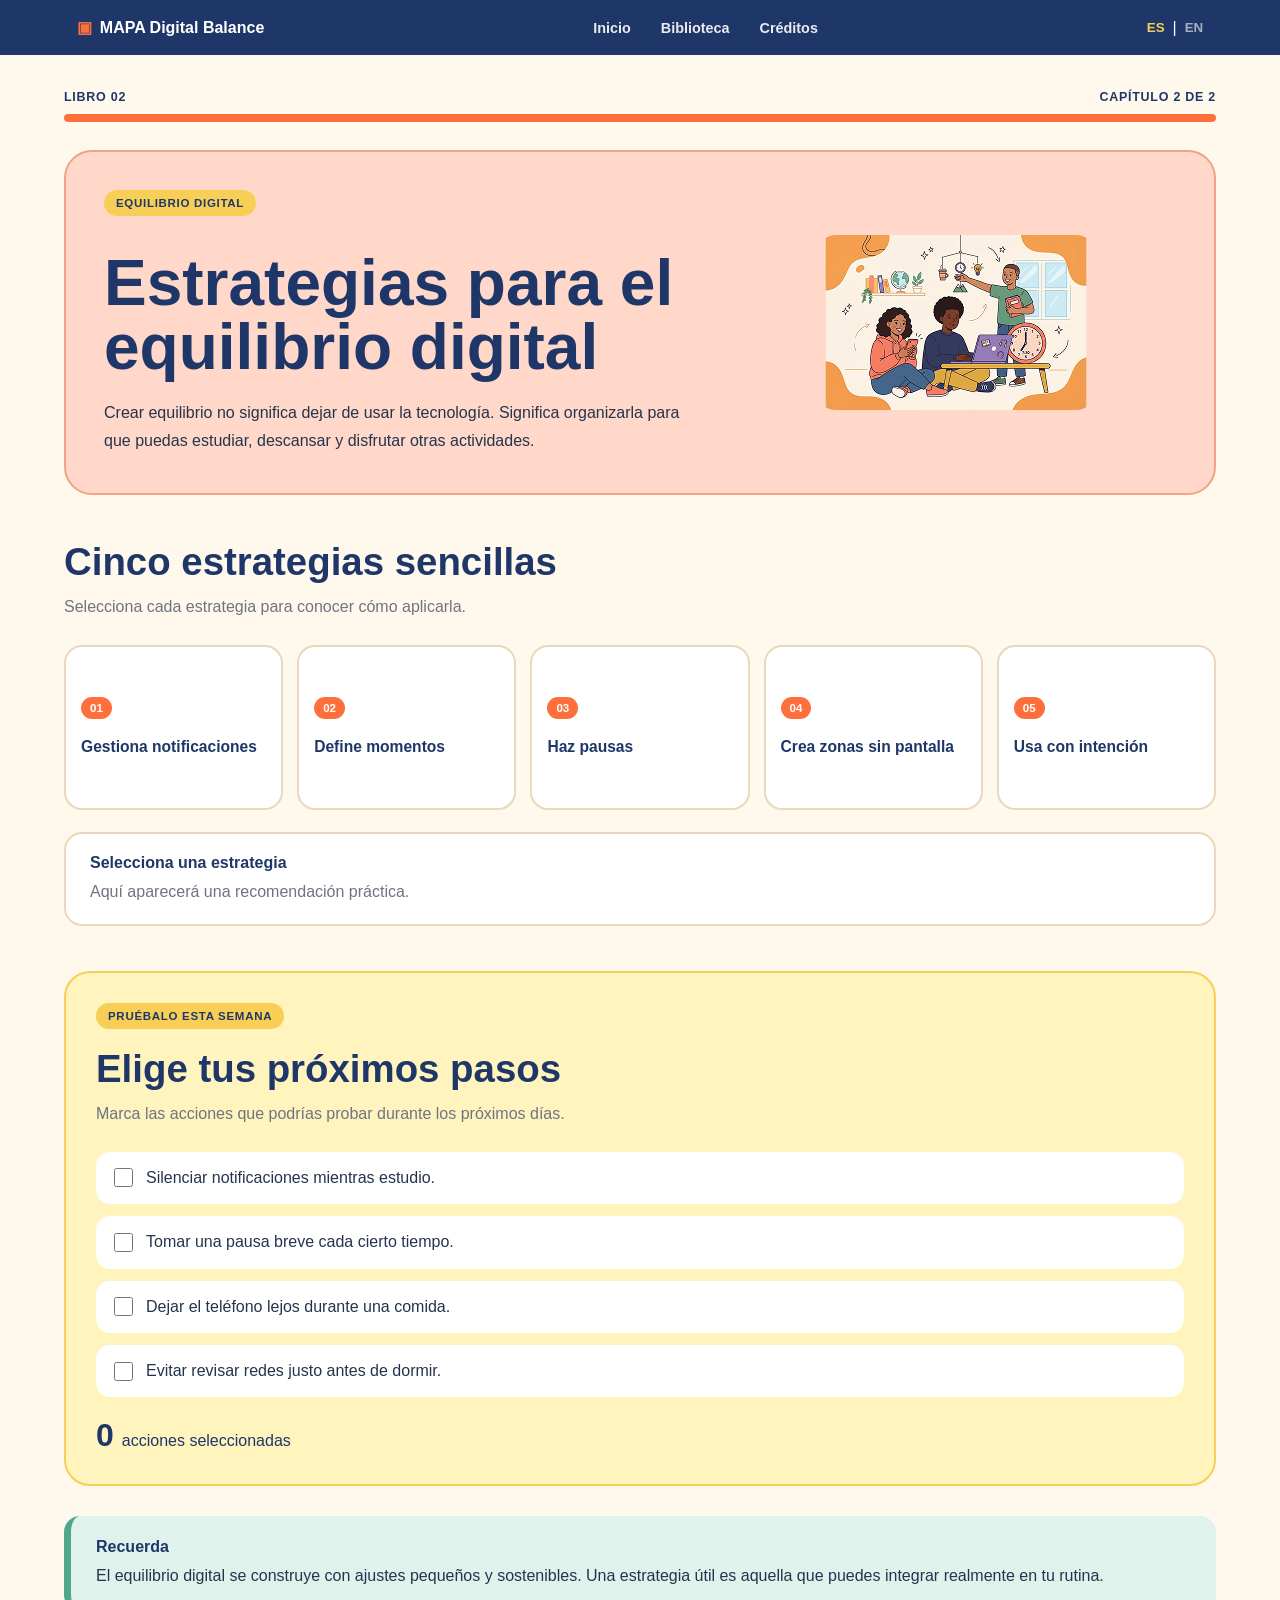
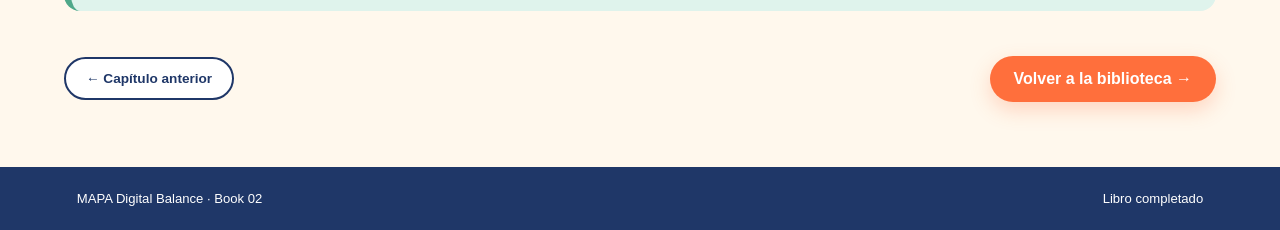
<file: modules/module2-2.html>
<!DOCTYPE html>
<html lang="es">

<head>
    <meta charset="UTF-8">
    <meta name="viewport" content="width=device-width, initial-scale=1.0">
    <title>Estrategias para el equilibrio digital | MAPA</title>
    <link rel="stylesheet" href="../css/styles.css">
</head>

<body>

<header class="header">

    <a href="../index.html" class="brand">
        <span class="brand-icon">▣</span>
        <span>MAPA Digital Balance</span>
    </a>

    <nav class="nav">
        <a href="../index.html" data-es="Inicio" data-en="Home">Inicio</a>
        <a href="../library.html" data-es="Biblioteca" data-en="Library">Biblioteca</a>
        <a href="../credits.html" data-es="Créditos" data-en="Credits">Créditos</a>
    </nav>

    <div class="language">
        <button class="language-btn active" data-lang="es">ES</button>
        <span>|</span>
        <button class="language-btn" data-lang="en">EN</button>
    </div>

</header>


<main class="chapter-page">

    <section class="chapter-heading">

        <div class="chapter-heading-top">

            <span class="chapter-book"
                  data-es="LIBRO 02"
                  data-en="BOOK 02">
                LIBRO 02
            </span>

            <span class="chapter-number"
                  data-es="CAPÍTULO 2 DE 2"
                  data-en="CHAPTER 2 OF 2">
                CAPÍTULO 2 DE 2
            </span>

        </div>

        <div class="chapter-progress">
            <div class="chapter-progress-fill progress-full"></div>
        </div>

    </section>


    <section class="chapter-hero book2-hero">

        <div class="chapter-text">

            <span class="tag"
                  data-es="EQUILIBRIO DIGITAL"
                  data-en="DIGITAL BALANCE">
                EQUILIBRIO DIGITAL
            </span>

            <h1
                data-es="Estrategias para el equilibrio digital"
                data-en="Strategies for Digital Balance">
                Estrategias para el equilibrio digital
            </h1>

            <p
                data-es="Crear equilibrio no significa dejar de usar la tecnología. Significa organizarla para que puedas estudiar, descansar y disfrutar otras actividades."
                data-en="Creating balance does not mean stopping technology use. It means organizing it so you can study, rest, and enjoy other activities.">
                Crear equilibrio no significa dejar de usar la tecnología.
                Significa organizarla para que puedas estudiar, descansar y
                disfrutar otras actividades.
            </p>

        </div>


        <div class="chapter-illustration">

            <img
                src="../assets/images/Capitulo 2-2.png"
                alt="Equilibrio digital"
                class="chapter-main-image">

        </div>

    </section>


    <section class="chapter-section">

        <div class="section-title">

            <h2
                data-es="Cinco estrategias sencillas"
                data-en="Five simple strategies">
                Cinco estrategias sencillas
            </h2>

            <p
                data-es="Selecciona cada estrategia para conocer cómo aplicarla."
                data-en="Select each strategy to learn how to apply it.">
                Selecciona cada estrategia para conocer cómo aplicarla.
            </p>

        </div>


        <div class="strategy-grid">

            <button class="strategy-card"
                    data-message-es="Desactiva o limita las notificaciones que no requieren atención inmediata, especialmente durante tus momentos de estudio."
                    data-message-en="Turn off or limit notifications that do not require immediate attention, especially during study time.">

                <span>01</span>

                <h3
                    data-es="Gestiona notificaciones"
                    data-en="Manage notifications">
                    Gestiona notificaciones
                </h3>

            </button>


            <button class="strategy-card"
                    data-message-es="Define algunos momentos del día para revisar mensajes o redes en lugar de responder a cada alerta inmediatamente."
                    data-message-en="Set specific moments during the day to check messages or social media instead of responding to every alert immediately.">

                <span>02</span>

                <h3
                    data-es="Define momentos"
                    data-en="Set specific times">
                    Define momentos
                </h3>

            </button>


            <button class="strategy-card"
                    data-message-es="Incluye pausas breves sin pantalla entre actividades para descansar la vista, moverte o cambiar de entorno."
                    data-message-en="Include short screen-free breaks between activities to rest your eyes, move, or change your environment.">

                <span>03</span>

                <h3
                    data-es="Haz pausas"
                    data-en="Take breaks">
                    Haz pausas
                </h3>

            </button>


            <button class="strategy-card"
                    data-message-es="Mantén algunos espacios libres de dispositivos, como las comidas, conversaciones importantes o ciertos momentos de descanso."
                    data-message-en="Keep some spaces device-free, such as meals, important conversations, or certain rest periods.">

                <span>04</span>

                <h3
                    data-es="Crea zonas sin pantalla"
                    data-en="Create screen-free zones">
                    Crea zonas sin pantalla
                </h3>

            </button>


            <button class="strategy-card"
                    data-message-es="Antes de abrir una aplicación, identifica qué quieres hacer. Tener un propósito reduce el uso automático."
                    data-message-en="Before opening an app, identify what you want to do. Having a purpose reduces automatic use.">

                <span>05</span>

                <h3
                    data-es="Usa con intención"
                    data-en="Use with intention">
                    Usa con intención
                </h3>

            </button>

        </div>


        <div class="pillar-feedback" id="strategyFeedback">

            <strong
                data-es="Selecciona una estrategia"
                data-en="Select a strategy">
                Selecciona una estrategia
            </strong>

            <p
                data-es="Aquí aparecerá una recomendación práctica."
                data-en="A practical recommendation will appear here.">
                Aquí aparecerá una recomendación práctica.
            </p>

        </div>

    </section>


    <section class="balance-checklist">

        <div class="section-title">

            <span class="tag"
                  data-es="PRUÉBALO ESTA SEMANA"
                  data-en="TRY IT THIS WEEK">
                PRUÉBALO ESTA SEMANA
            </span>

            <h2
                data-es="Elige tus próximos pasos"
                data-en="Choose your next steps">
                Elige tus próximos pasos
            </h2>

            <p
                data-es="Marca las acciones que podrías probar durante los próximos días."
                data-en="Select the actions you could try over the next few days.">
                Marca las acciones que podrías probar durante los próximos días.
            </p>

        </div>


        <label class="check-item">
            <input type="checkbox">
            <span
                data-es="Silenciar notificaciones mientras estudio."
                data-en="Mute notifications while I study.">
                Silenciar notificaciones mientras estudio.
            </span>
        </label>


        <label class="check-item">
            <input type="checkbox">
            <span
                data-es="Tomar una pausa breve cada cierto tiempo."
                data-en="Take a short break regularly.">
                Tomar una pausa breve cada cierto tiempo.
            </span>
        </label>


        <label class="check-item">
            <input type="checkbox">
            <span
                data-es="Dejar el teléfono lejos durante una comida."
                data-en="Keep my phone away during one meal.">
                Dejar el teléfono lejos durante una comida.
            </span>
        </label>


        <label class="check-item">
            <input type="checkbox">
            <span
                data-es="Evitar revisar redes justo antes de dormir."
                data-en="Avoid checking social media right before sleeping.">
                Evitar revisar redes justo antes de dormir.
            </span>
        </label>


        <div class="check-result">

            <strong id="checkCount">0</strong>

            <span
                data-es="acciones seleccionadas"
                data-en="actions selected">
                acciones seleccionadas
            </span>

        </div>

    </section>


    <section class="chapter-tip">

        <strong
            data-es="Recuerda"
            data-en="Remember">
            Recuerda
        </strong>

        <p
            data-es="El equilibrio digital se construye con ajustes pequeños y sostenibles. Una estrategia útil es aquella que puedes integrar realmente en tu rutina."
            data-en="Digital balance is built through small and sustainable adjustments. A useful strategy is one you can realistically integrate into your routine.">
            El equilibrio digital se construye con ajustes pequeños y sostenibles.
            Una estrategia útil es aquella que puedes integrar realmente en tu rutina.
        </p>

    </section>


    <section class="chapter-navigation">

        <a href="module2-1.html"
           class="secondary-button"
           data-es="← Capítulo anterior"
           data-en="← Previous chapter">
            ← Capítulo anterior
        </a>

        <a href="../library.html"
           class="primary-button"
           data-es="Volver a la biblioteca →"
           data-en="Back to library →">
            Volver a la biblioteca →
        </a>

    </section>

</main>


<footer class="footer">
    <p>MAPA Digital Balance · Book 02</p>

    <p
        data-es="Libro completado"
        data-en="Book completed">
        Libro completado
    </p>
</footer>


<script src="../js/app.js"></script>

<script>

const strategyCards = document.querySelectorAll(".strategy-card");
const strategyFeedback = document.getElementById("strategyFeedback");

strategyCards.forEach(card => {

    card.addEventListener("click", () => {

        const language =
            localStorage.getItem("mapaLanguage") || "es";

        strategyCards.forEach(item =>
            item.classList.remove("selected")
        );

        card.classList.add("selected");

        const title =
            card.querySelector("h3").dataset[language];

        const message =
            language === "es"
                ? card.dataset.messageEs
                : card.dataset.messageEn;

        strategyFeedback.innerHTML =
            `<strong>${title}</strong><p>${message}</p>`;

    });

});


const checkboxes =
    document.querySelectorAll(".check-item input");

const checkCount =
    document.getElementById("checkCount");

checkboxes.forEach(check => {

    check.addEventListener("change", () => {

        const selected =
            document.querySelectorAll(
                ".check-item input:checked"
            ).length;

        checkCount.textContent = selected;

    });

});

</script>

</body>
</html>
</file>
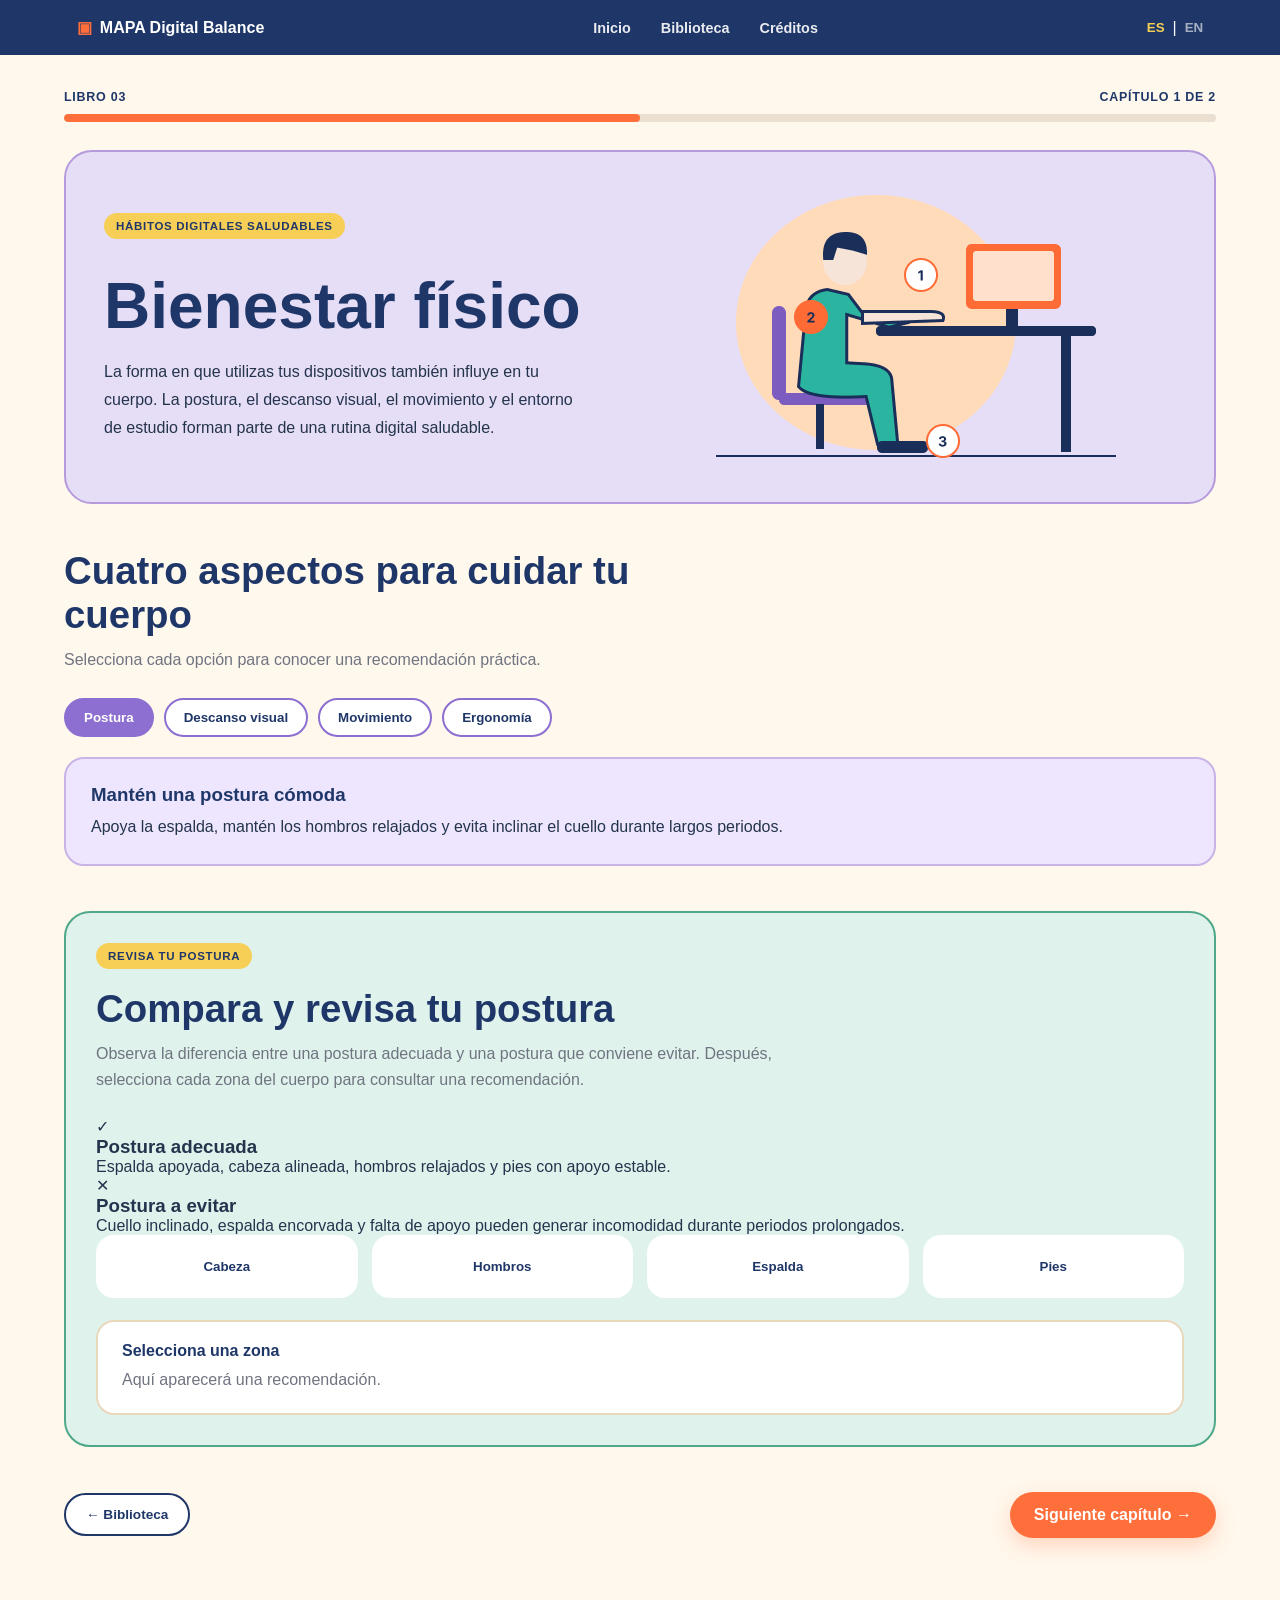
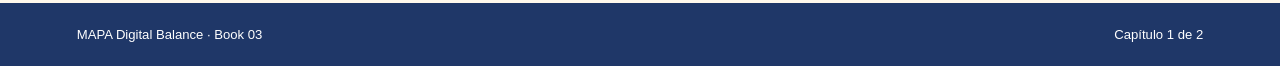
<file: modules/module3-1.html>
<!DOCTYPE html>
<html lang="es">

<head>
    <meta charset="UTF-8">
    <meta name="viewport" content="width=device-width, initial-scale=1.0">
    <title>Bienestar físico | MAPA</title>
    <link rel="stylesheet" href="../css/styles.css">
</head>

<body>

<header class="header">

    <a href="../index.html" class="brand">
        <span class="brand-icon">▣</span>
        <span>MAPA Digital Balance</span>
    </a>

    <nav class="nav">
        <a href="../index.html" data-es="Inicio" data-en="Home">Inicio</a>
        <a href="../library.html" data-es="Biblioteca" data-en="Library">Biblioteca</a>
        <a href="../credits.html" data-es="Créditos" data-en="Credits">Créditos</a>
    </nav>

    <div class="language">
        <button class="language-btn active" data-lang="es">ES</button>
        <span>|</span>
        <button class="language-btn" data-lang="en">EN</button>
    </div>

</header>


<main class="chapter-page">

    <section class="chapter-heading">

        <div class="chapter-heading-top">

            <span class="chapter-book"
                  data-es="LIBRO 03"
                  data-en="BOOK 03">
                LIBRO 03
            </span>

            <span class="chapter-number"
                  data-es="CAPÍTULO 1 DE 2"
                  data-en="CHAPTER 1 OF 2">
                CAPÍTULO 1 DE 2
            </span>

        </div>

        <div class="chapter-progress">
            <div class="chapter-progress-fill"></div>
        </div>

    </section>


    <section class="chapter-hero book3-hero">

        <div class="chapter-text">

            <span class="tag"
                  data-es="HÁBITOS DIGITALES SALUDABLES"
                  data-en="HEALTHY DIGITAL HABITS">
                HÁBITOS DIGITALES SALUDABLES
            </span>

            <h1
                data-es="Bienestar físico"
                data-en="Physical Wellbeing">
                Bienestar físico
            </h1>

            <p
                data-es="La forma en que utilizas tus dispositivos también influye en tu cuerpo. La postura, el descanso visual, el movimiento y el entorno de estudio forman parte de una rutina digital saludable."
                data-en="The way you use your devices also affects your body. Posture, eye rest, movement, and your study environment are part of a healthy digital routine.">
                La forma en que utilizas tus dispositivos también influye en tu cuerpo.
                La postura, el descanso visual, el movimiento y el entorno de estudio
                forman parte de una rutina digital saludable.
            </p>

        </div>

        <div class="chapter-illustration">

            <img
                src="../assets/images/Capitulo 3-1.png"
                alt="Bienestar físico y uso saludable de dispositivos"
                class="chapter-main-image">

        </div>

    </section>


    <section class="chapter-section">

        <div class="section-title">

            <h2
                data-es="Cuatro aspectos para cuidar tu cuerpo"
                data-en="Four ways to take care of your body">
                Cuatro aspectos para cuidar tu cuerpo
            </h2>

            <p
                data-es="Selecciona cada opción para conocer una recomendación práctica."
                data-en="Select each option to see a practical recommendation.">
                Selecciona cada opción para conocer una recomendación práctica.
            </p>

        </div>


        <div class="health-tabs">

            <button class="health-tab active"
                    data-target="posture"
                    data-es="Postura"
                    data-en="Posture">
                Postura
            </button>

            <button class="health-tab"
                    data-target="eyes"
                    data-es="Descanso visual"
                    data-en="Eye care">
                Descanso visual
            </button>

            <button class="health-tab"
                    data-target="movement"
                    data-es="Movimiento"
                    data-en="Movement">
                Movimiento
            </button>

            <button class="health-tab"
                    data-target="ergonomics"
                    data-es="Ergonomía"
                    data-en="Ergonomics">
                Ergonomía
            </button>

        </div>


        <div class="health-content active" id="posture">

            <h3
                data-es="Mantén una postura cómoda"
                data-en="Maintain a comfortable posture">
                Mantén una postura cómoda
            </h3>

            <p
                data-es="Apoya la espalda, mantén los hombros relajados y evita inclinar el cuello durante largos periodos."
                data-en="Support your back, keep your shoulders relaxed, and avoid bending your neck for long periods.">
                Apoya la espalda, mantén los hombros relajados y evita inclinar
                el cuello durante largos periodos.
            </p>

        </div>


        <div class="health-content" id="eyes">

            <h3
                data-es="Descansa la vista"
                data-en="Rest your eyes">
                Descansa la vista
            </h3>

            <p
                data-es="Mira periódicamente hacia un punto lejano y recuerda parpadear con frecuencia para reducir la fatiga visual."
                data-en="Look periodically at something far away and remember to blink often to reduce eye strain.">
                Mira periódicamente hacia un punto lejano y recuerda parpadear
                con frecuencia para reducir la fatiga visual.
            </p>

        </div>


        <div class="health-content" id="movement">

            <h3
                data-es="Incluye movimiento"
                data-en="Include movement">
                Incluye movimiento
            </h3>

            <p
                data-es="Levántate, estira el cuerpo o camina unos minutos entre periodos prolongados de estudio."
                data-en="Stand up, stretch, or walk for a few minutes between long study periods.">
                Levántate, estira el cuerpo o camina unos minutos entre periodos
                prolongados de estudio.
            </p>

        </div>


        <div class="health-content" id="ergonomics">

            <h3
                data-es="Ajusta tu espacio"
                data-en="Adjust your workspace">
                Ajusta tu espacio
            </h3>

            <p
                data-es="Ubica la pantalla a una altura cómoda y procura que los elementos que utilizas con frecuencia estén a tu alcance."
                data-en="Place your screen at a comfortable height and keep frequently used items within easy reach.">
                Ubica la pantalla a una altura cómoda y procura que los elementos
                que utilizas con frecuencia estén a tu alcance.
            </p>

        </div>

    </section>


    <section class="posture-check">

        <div class="section-title">

            <span class="tag"
                  data-es="REVISA TU POSTURA"
                  data-en="CHECK YOUR POSTURE">
                REVISA TU POSTURA
            </span>

            <h2
                data-es="Compara y revisa tu postura"
                data-en="Compare and check your posture">
                Compara y revisa tu postura
            </h2>

            <p
                data-es="Observa la diferencia entre una postura adecuada y una postura que conviene evitar. Después, selecciona cada zona del cuerpo para consultar una recomendación."
                data-en="Notice the difference between a good posture and a posture to avoid. Then select each body area to see a recommendation.">
                Observa la diferencia entre una postura adecuada y una postura que
                conviene evitar. Después, selecciona cada zona del cuerpo para
                consultar una recomendación.
            </p>

        </div>

        <div class="posture-comparison">

            <div class="posture-example correct-posture">

                <div class="posture-status">✓</div>

                <div class="posture-visual correct-visual">
                    <div class="posture-head"></div>
                    <div class="posture-body"></div>
                    <div class="posture-arm"></div>
                    <div class="posture-leg"></div>
                </div>

                <div class="posture-text">

                    <h3
                        data-es="Postura adecuada"
                        data-en="Good posture">
                        Postura adecuada
                    </h3>

                    <p
                        data-es="Espalda apoyada, cabeza alineada, hombros relajados y pies con apoyo estable."
                        data-en="Back supported, head aligned, shoulders relaxed, and feet firmly supported.">
                        Espalda apoyada, cabeza alineada, hombros relajados y pies con apoyo estable.
                    </p>

                </div>

            </div>


            <div class="posture-example incorrect-posture">

                <div class="posture-status">✕</div>

                <div class="posture-visual incorrect-visual">
                    <div class="posture-head"></div>
                    <div class="posture-body"></div>
                    <div class="posture-arm"></div>
                    <div class="posture-leg"></div>
                </div>

                <div class="posture-text">

                    <h3
                        data-es="Postura a evitar"
                        data-en="Posture to avoid">
                        Postura a evitar
                    </h3>

                    <p
                        data-es="Cuello inclinado, espalda encorvada y falta de apoyo pueden generar incomodidad durante periodos prolongados."
                        data-en="A bent neck, hunched back, and lack of support may cause discomfort during prolonged periods.">
                        Cuello inclinado, espalda encorvada y falta de apoyo pueden
                        generar incomodidad durante periodos prolongados.
                    </p>

                </div>

            </div>

        </div>

        <div class="body-check-grid">

            <button class="body-point"
                    data-title-es="Cabeza"
                    data-title-en="Head"
                    data-message-es="Mantén la cabeza alineada y evita inclinarla demasiado hacia adelante."
                    data-message-en="Keep your head aligned and avoid leaning it too far forward.">
                <span data-es="Cabeza" data-en="Head">Cabeza</span>
            </button>

            <button class="body-point"
                    data-title-es="Hombros"
                    data-title-en="Shoulders"
                    data-message-es="Mantén los hombros relajados y evita encogerlos mientras trabajas."
                    data-message-en="Keep your shoulders relaxed and avoid shrugging while working.">
                <span data-es="Hombros" data-en="Shoulders">Hombros</span>
            </button>

            <button class="body-point"
                    data-title-es="Espalda"
                    data-title-en="Back"
                    data-message-es="Apoya la espalda y evita permanecer encorvado durante largos periodos."
                    data-message-en="Support your back and avoid staying hunched over for long periods.">
                <span data-es="Espalda" data-en="Back">Espalda</span>
            </button>

            <button class="body-point"
                    data-title-es="Pies"
                    data-title-en="Feet"
                    data-message-es="Procura mantener los pies apoyados de manera estable."
                    data-message-en="Try to keep your feet supported in a stable position.">
                <span data-es="Pies" data-en="Feet">Pies</span>
            </button>

        </div>


        <div class="pillar-feedback" id="bodyFeedback">

            <strong
                data-es="Selecciona una zona"
                data-en="Select a body area">
                Selecciona una zona
            </strong>

            <p
                data-es="Aquí aparecerá una recomendación."
                data-en="A recommendation will appear here.">
                Aquí aparecerá una recomendación.
            </p>

        </div>

    </section>


    <section class="chapter-navigation">

        <a href="../library.html"
           class="secondary-button"
           data-es="← Biblioteca"
           data-en="← Library">
            ← Biblioteca
        </a>

        <a href="module3-2.html"
           class="primary-button"
           data-es="Siguiente capítulo →"
           data-en="Next chapter →">
            Siguiente capítulo →
        </a>

    </section>

</main>


<footer class="footer">

    <p>MAPA Digital Balance · Book 03</p>

    <p
        data-es="Capítulo 1 de 2"
        data-en="Chapter 1 of 2">
        Capítulo 1 de 2
    </p>

</footer>


<script src="../js/app.js"></script>


<script>


const healthTabs =
    document.querySelectorAll(".health-tab");

const healthContents =
    document.querySelectorAll(".health-content");


healthTabs.forEach(tab => {

    tab.addEventListener("click", () => {

        const target =
            tab.dataset.target;

        healthTabs.forEach(item =>
            item.classList.remove("active")
        );

        healthContents.forEach(item =>
            item.classList.remove("active")
        );

        tab.classList.add("active");

        document
            .getElementById(target)
            .classList.add("active");

    });

});


const bodyPoints =
    document.querySelectorAll(".body-point");

const bodyFeedback =
    document.getElementById("bodyFeedback");


bodyPoints.forEach(point => {

    point.addEventListener("click", () => {

        const language =
            localStorage.getItem("mapaLanguage") || "es";

        bodyPoints.forEach(item =>
            item.classList.remove("selected")
        );

        point.classList.add("selected");

        const title =
            language === "es"
                ? point.dataset.titleEs
                : point.dataset.titleEn;

        const message =
            language === "es"
                ? point.dataset.messageEs
                : point.dataset.messageEn;

        bodyFeedback.innerHTML = `
            <strong>${title}</strong>
            <p>${message}</p>
        `;

    });

});

</script>

</body>
</html>
</file>
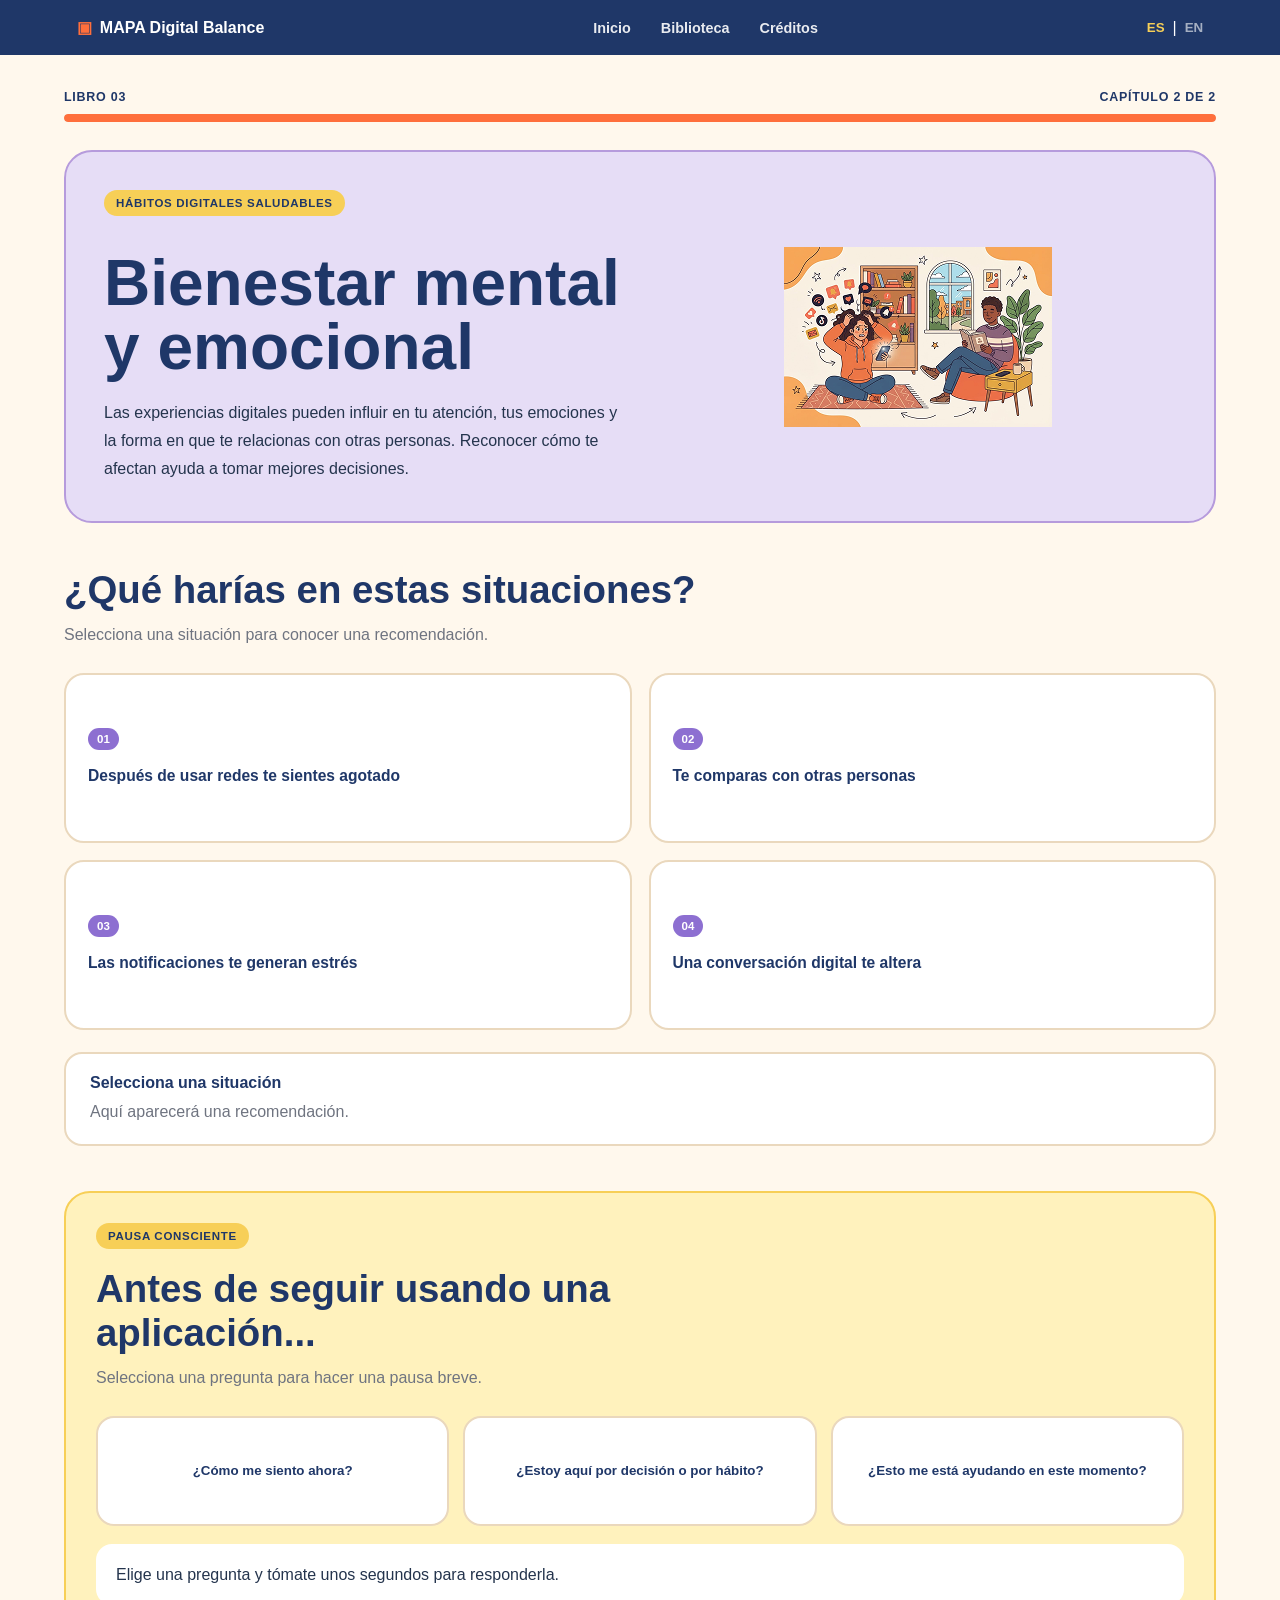
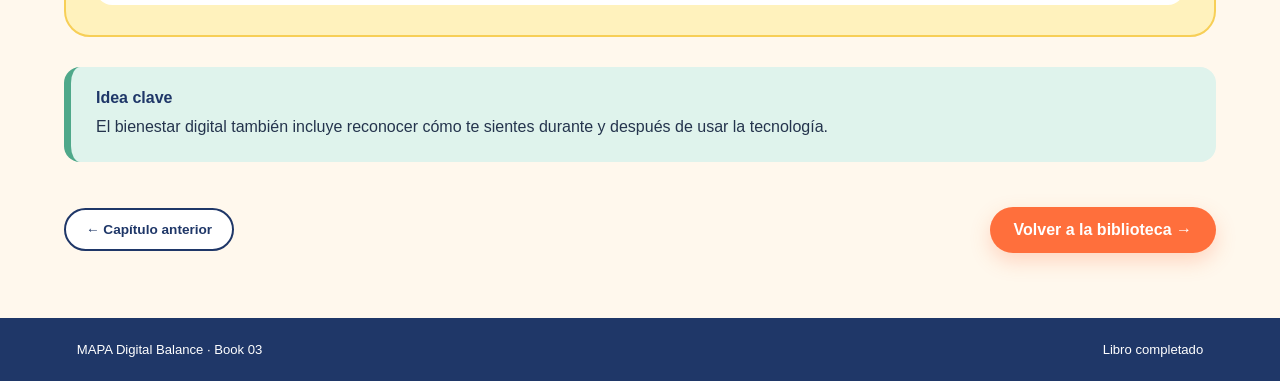
<file: modules/module3-2.html>
<!DOCTYPE html>
<html lang="es">

<head>
    <meta charset="UTF-8">
    <meta name="viewport" content="width=device-width, initial-scale=1.0">
    <title>Bienestar mental y emocional | MAPA</title>
    <link rel="stylesheet" href="../css/styles.css">
</head>

<body>

<header class="header">

    <a href="../index.html" class="brand">
        <span class="brand-icon">▣</span>
        <span>MAPA Digital Balance</span>
    </a>

    <nav class="nav">
        <a href="../index.html" data-es="Inicio" data-en="Home">Inicio</a>
        <a href="../library.html" data-es="Biblioteca" data-en="Library">Biblioteca</a>
        <a href="../credits.html" data-es="Créditos" data-en="Credits">Créditos</a>
    </nav>

    <div class="language">
        <button class="language-btn active" data-lang="es">ES</button>
        <span>|</span>
        <button class="language-btn" data-lang="en">EN</button>
    </div>

</header>


<main class="chapter-page">

    <section class="chapter-heading">

        <div class="chapter-heading-top">

            <span class="chapter-book"
                  data-es="LIBRO 03"
                  data-en="BOOK 03">
                LIBRO 03
            </span>

            <span class="chapter-number"
                  data-es="CAPÍTULO 2 DE 2"
                  data-en="CHAPTER 2 OF 2">
                CAPÍTULO 2 DE 2
            </span>

        </div>

        <div class="chapter-progress">
            <div class="chapter-progress-fill progress-full"></div>
        </div>

    </section>


    <section class="chapter-hero book3-hero">

        <div class="chapter-text">

            <span class="tag"
                  data-es="HÁBITOS DIGITALES SALUDABLES"
                  data-en="HEALTHY DIGITAL HABITS">
                HÁBITOS DIGITALES SALUDABLES
            </span>

            <h1
                data-es="Bienestar mental y emocional"
                data-en="Mental and Emotional Wellbeing">
                Bienestar mental y emocional
            </h1>

            <p
                data-es="Las experiencias digitales pueden influir en tu atención, tus emociones y la forma en que te relacionas con otras personas. Reconocer cómo te afectan ayuda a tomar mejores decisiones."
                data-en="Digital experiences can influence your attention, emotions, and relationships with others. Recognizing how they affect you can help you make better decisions.">
                Las experiencias digitales pueden influir en tu atención,
                tus emociones y la forma en que te relacionas con otras personas.
                Reconocer cómo te afectan ayuda a tomar mejores decisiones.
            </p>

        </div>


        <div class="chapter-illustration">

            <img
                src="../assets/images/Capitulo 3-2.png"
                alt="Bienestar mental y emocional"
                class="chapter-main-image">

        </div>

    </section>


    <section class="chapter-section">

        <div class="section-title">

            <h2
                data-es="¿Qué harías en estas situaciones?"
                data-en="What would you do in these situations?">
                ¿Qué harías en estas situaciones?
            </h2>

            <p
                data-es="Selecciona una situación para conocer una recomendación."
                data-en="Select a situation to see a recommendation.">
                Selecciona una situación para conocer una recomendación.
            </p>

        </div>


        <div class="emotion-grid">

            <button class="emotion-card"
                    data-message-es="Si una red social te deja agotado o frustrado, una pausa puede ayudarte a recuperar perspectiva antes de seguir navegando."
                    data-message-en="If social media leaves you tired or frustrated, taking a break can help you regain perspective before continuing.">

                <span>01</span>

                <h3
                    data-es="Después de usar redes te sientes agotado"
                    data-en="You feel drained after using social media">
                    Después de usar redes te sientes agotado
                </h3>

            </button>


            <button class="emotion-card"
                    data-message-es="Compararte constantemente con otras personas puede afectar tu percepción. Recuerda que las redes muestran solo una parte de la realidad."
                    data-message-en="Constantly comparing yourself with others can affect your perspective. Remember that social media only shows part of reality.">

                <span>02</span>

                <h3
                    data-es="Te comparas con otras personas"
                    data-en="You compare yourself with others">
                    Te comparas con otras personas
                </h3>

            </button>


            <button class="emotion-card"
                    data-message-es="Si las notificaciones te generan tensión, prueba silenciar aquellas que no necesitan atención inmediata."
                    data-message-en="If notifications make you feel tense, try silencing those that do not require immediate attention.">

                <span>03</span>

                <h3
                    data-es="Las notificaciones te generan estrés"
                    data-en="Notifications make you feel stressed">
                    Las notificaciones te generan estrés
                </h3>

            </button>


            <button class="emotion-card"
                    data-message-es="Cuando una conversación digital se vuelve intensa, hacer una pausa antes de responder puede ayudarte a actuar con más calma."
                    data-message-en="When an online conversation becomes intense, pausing before responding can help you act more calmly.">

                <span>04</span>

                <h3
                    data-es="Una conversación digital te altera"
                    data-en="An online conversation upsets you">
                    Una conversación digital te altera
                </h3>

            </button>

        </div>


        <div class="pillar-feedback" id="emotionFeedback">

            <strong
                data-es="Selecciona una situación"
                data-en="Select a situation">
                Selecciona una situación
            </strong>

            <p
                data-es="Aquí aparecerá una recomendación."
                data-en="A recommendation will appear here.">
                Aquí aparecerá una recomendación.
            </p>

        </div>

    </section>


    <section class="emotional-check">

        <div class="section-title">

            <span class="tag"
                  data-es="PAUSA CONSCIENTE"
                  data-en="MINDFUL PAUSE">
                PAUSA CONSCIENTE
            </span>

            <h2
                data-es="Antes de seguir usando una aplicación..."
                data-en="Before continuing to use an app...">
                Antes de seguir usando una aplicación...
            </h2>

            <p
                data-es="Selecciona una pregunta para hacer una pausa breve."
                data-en="Select a question for a short pause.">
                Selecciona una pregunta para hacer una pausa breve.
            </p>

        </div>


        <div class="reflection-buttons">

            <button
                data-es="¿Cómo me siento ahora?"
                data-en="How do I feel right now?">
                ¿Cómo me siento ahora?
            </button>

            <button
                data-es="¿Estoy aquí por decisión o por hábito?"
                data-en="Am I here by choice or by habit?">
                ¿Estoy aquí por decisión o por hábito?
            </button>

            <button
                data-es="¿Esto me está ayudando en este momento?"
                data-en="Is this helping me right now?">
                ¿Esto me está ayudando en este momento?
            </button>

        </div>


        <div class="reflection-result" id="reflectionResult">

            <p
                data-es="Elige una pregunta y tómate unos segundos para responderla."
                data-en="Choose a question and take a few seconds to answer it.">
                Elige una pregunta y tómate unos segundos para responderla.
            </p>

        </div>

    </section>


    <section class="chapter-tip">

        <strong
            data-es="Idea clave"
            data-en="Key idea">
            Idea clave
        </strong>

        <p
            data-es="El bienestar digital también incluye reconocer cómo te sientes durante y después de usar la tecnología."
            data-en="Digital wellbeing also includes recognizing how you feel during and after using technology.">
            El bienestar digital también incluye reconocer cómo te sientes durante
            y después de usar la tecnología.
        </p>

    </section>


    <section class="chapter-navigation">

        <a href="module3-1.html"
           class="secondary-button"
           data-es="← Capítulo anterior"
           data-en="← Previous chapter">
            ← Capítulo anterior
        </a>

        <a href="../library.html"
           class="primary-button"
           data-es="Volver a la biblioteca →"
           data-en="Back to library →">
            Volver a la biblioteca →
        </a>

    </section>

</main>


<footer class="footer">
    <p>MAPA Digital Balance · Book 03</p>

    <p data-es="Libro completado"
       data-en="Book completed">
        Libro completado
    </p>
</footer>


<script src="../js/app.js"></script>

<script>

const emotionCards = document.querySelectorAll(".emotion-card");
const emotionFeedback = document.getElementById("emotionFeedback");

emotionCards.forEach(card => {

    card.addEventListener("click", () => {

        const language =
            localStorage.getItem("mapaLanguage") || "es";

        emotionCards.forEach(item =>
            item.classList.remove("selected")
        );

        card.classList.add("selected");

        const title =
            card.querySelector("h3").dataset[language];

        const message =
            language === "es"
                ? card.dataset.messageEs
                : card.dataset.messageEn;

        emotionFeedback.innerHTML =
            `<strong>${title}</strong><p>${message}</p>`;

    });

});


const reflectionButtons =
    document.querySelectorAll(".reflection-buttons button");

const reflectionResult =
    document.getElementById("reflectionResult");

reflectionButtons.forEach(button => {

    button.addEventListener("click", () => {

        const language =
            localStorage.getItem("mapaLanguage") || "es";

        reflectionButtons.forEach(item =>
            item.classList.remove("selected")
        );

        button.classList.add("selected");

        const question = button.dataset[language];

        const message =
            language === "es"
                ? `Tu pausa: <strong>${question}</strong><br>Tómate unos segundos antes de continuar.`
                : `Your pause: <strong>${question}</strong><br>Take a few seconds before continuing.`;

        reflectionResult.innerHTML =
            `<p>${message}</p>`;

    });

});

</script>

</body>
</html>
</file>
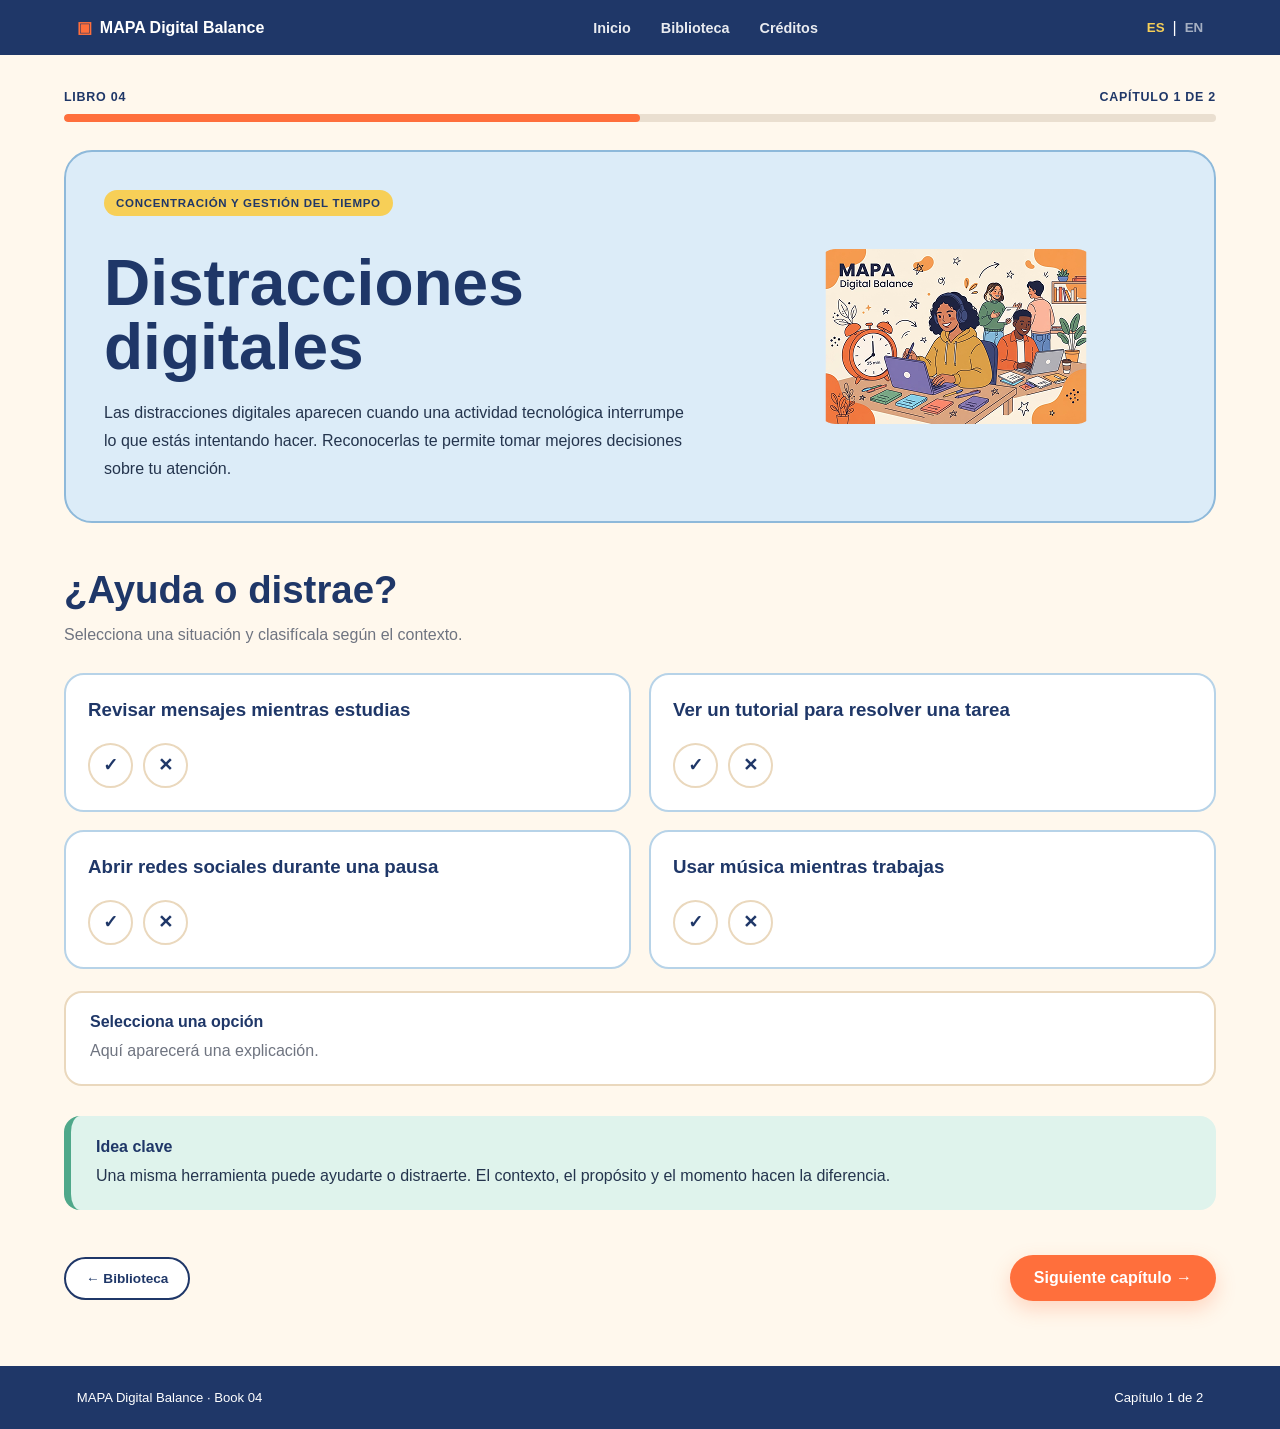
<file: modules/module4-1.html>
<!DOCTYPE html>
<html lang="es">

<head>
    <meta charset="UTF-8">
    <meta name="viewport" content="width=device-width, initial-scale=1.0">
    <title>Distracciones digitales | MAPA</title>
    <link rel="stylesheet" href="../css/styles.css">
</head>

<body>

<header class="header">

    <a href="../index.html" class="brand">
        <span class="brand-icon">▣</span>
        <span>MAPA Digital Balance</span>
    </a>

    <nav class="nav">
        <a href="../index.html" data-es="Inicio" data-en="Home">Inicio</a>
        <a href="../library.html" data-es="Biblioteca" data-en="Library">Biblioteca</a>
        <a href="../credits.html" data-es="Créditos" data-en="Credits">Créditos</a>
    </nav>

    <div class="language">
        <button class="language-btn active" data-lang="es">ES</button>
        <span>|</span>
        <button class="language-btn" data-lang="en">EN</button>
    </div>

</header>


<main class="chapter-page">

    <section class="chapter-heading">

        <div class="chapter-heading-top">

            <span class="chapter-book"
                  data-es="LIBRO 04"
                  data-en="BOOK 04">
                LIBRO 04
            </span>

            <span class="chapter-number"
                  data-es="CAPÍTULO 1 DE 2"
                  data-en="CHAPTER 1 OF 2">
                CAPÍTULO 1 DE 2
            </span>

        </div>

        <div class="chapter-progress">
            <div class="chapter-progress-fill"></div>
        </div>

    </section>


    <section class="chapter-hero book4-hero">

        <div class="chapter-text">

            <span class="tag"
                  data-es="CONCENTRACIÓN Y GESTIÓN DEL TIEMPO"
                  data-en="FOCUS & TIME MANAGEMENT">
                CONCENTRACIÓN Y GESTIÓN DEL TIEMPO
            </span>

            <h1
                data-es="Distracciones digitales"
                data-en="Digital Distractions">
                Distracciones digitales
            </h1>

            <p
                data-es="Las distracciones digitales aparecen cuando una actividad tecnológica interrumpe lo que estás intentando hacer. Reconocerlas te permite tomar mejores decisiones sobre tu atención."
                data-en="Digital distractions appear when a digital activity interrupts what you are trying to do. Recognizing them helps you make better decisions about your attention.">
                Las distracciones digitales aparecen cuando una actividad tecnológica
                interrumpe lo que estás intentando hacer. Reconocerlas te permite
                tomar mejores decisiones sobre tu atención.
            </p>

        </div>


        <div class="chapter-illustration">

            <img
                src="../assets/images/Capitulo 4-1.png"
                alt="Distracciones digitales"
                class="chapter-main-image">

        </div>

    </section>


    <section class="chapter-section">

        <div class="section-title">

            <h2
                data-es="¿Ayuda o distrae?"
                data-en="Helpful or distracting?">
                ¿Ayuda o distrae?
            </h2>

            <p
                data-es="Selecciona una situación y clasifícala según el contexto."
                data-en="Select a situation and classify it depending on the context.">
                Selecciona una situación y clasifícala según el contexto.
            </p>

        </div>


        <div class="distraction-grid">

            <article class="distraction-card">

                <h3
                    data-es="Revisar mensajes mientras estudias"
                    data-en="Checking messages while studying">
                    Revisar mensajes mientras estudias
                </h3>

                <div class="classification-buttons">

                    <button
                        data-type="helpful"
                        data-feedback-es="Puede ser útil si esperas información importante relacionada con tu estudio."
                        data-feedback-en="It can be helpful if you are waiting for important information related to your studies.">
                        ✓
                    </button>

                    <button
                        data-type="distracting"
                        data-feedback-es="Puede convertirse en una distracción si interrumpe repetidamente tu concentración."
                        data-feedback-en="It can become distracting if it repeatedly interrupts your concentration.">
                        ✕
                    </button>

                </div>

            </article>


            <article class="distraction-card">

                <h3
                    data-es="Ver un tutorial para resolver una tarea"
                    data-en="Watching a tutorial to complete an assignment">
                    Ver un tutorial para resolver una tarea
                </h3>

                <div class="classification-buttons">

                    <button
                        data-type="helpful"
                        data-feedback-es="Es un uso útil cuando el contenido está directamente relacionado con tu objetivo de aprendizaje."
                        data-feedback-en="It is helpful when the content is directly related to your learning goal.">
                        ✓
                    </button>

                    <button
                        data-type="distracting"
                        data-feedback-es="Puede distraerte si el tutorial te lleva a consumir contenido que no tiene relación con la tarea."
                        data-feedback-en="It can distract you if the tutorial leads you to unrelated content.">
                        ✕
                    </button>

                </div>

            </article>


            <article class="distraction-card">

                <h3
                    data-es="Abrir redes sociales durante una pausa"
                    data-en="Opening social media during a break">
                    Abrir redes sociales durante una pausa
                </h3>

                <div class="classification-buttons">

                    <button
                        data-type="helpful"
                        data-feedback-es="Puede funcionar como descanso si decides cuánto tiempo dedicarás y luego vuelves a tu actividad."
                        data-feedback-en="It can work as a break if you decide how long you will spend and then return to your task.">
                        ✓
                    </button>

                    <button
                        data-type="distracting"
                        data-feedback-es="Puede convertirse en distracción si la pausa se extiende mucho más de lo previsto."
                        data-feedback-en="It can become distracting if the break lasts much longer than planned.">
                        ✕
                    </button>

                </div>

            </article>


            <article class="distraction-card">

                <h3
                    data-es="Usar música mientras trabajas"
                    data-en="Listening to music while working">
                    Usar música mientras trabajas
                </h3>

                <div class="classification-buttons">

                    <button
                        data-type="helpful"
                        data-feedback-es="Para algunas personas la música ayuda a mantener el ritmo y reducir distracciones externas."
                        data-feedback-en="For some people, music can help maintain rhythm and reduce external distractions.">
                        ✓
                    </button>

                    <button
                        data-type="distracting"
                        data-feedback-es="Si la música exige demasiada atención, puede dificultar tareas que requieren lectura o análisis."
                        data-feedback-en="If the music demands too much attention, it may make reading or analytical tasks harder.">
                        ✕
                    </button>

                </div>

            </article>

        </div>


        <div class="pillar-feedback" id="classificationFeedback">

            <strong
                data-es="Selecciona una opción"
                data-en="Select an option">
                Selecciona una opción
            </strong>

            <p
                data-es="Aquí aparecerá una explicación."
                data-en="An explanation will appear here.">
                Aquí aparecerá una explicación.
            </p>

        </div>

    </section>


    <section class="chapter-tip">

        <strong
            data-es="Idea clave"
            data-en="Key idea">
            Idea clave
        </strong>

        <p
            data-es="Una misma herramienta puede ayudarte o distraerte. El contexto, el propósito y el momento hacen la diferencia."
            data-en="The same tool can help or distract you. Context, purpose, and timing make the difference.">
            Una misma herramienta puede ayudarte o distraerte.
            El contexto, el propósito y el momento hacen la diferencia.
        </p>

    </section>


    <section class="chapter-navigation">

        <a href="../library.html"
           class="secondary-button"
           data-es="← Biblioteca"
           data-en="← Library">
            ← Biblioteca
        </a>

        <a href="module4-2.html"
           class="primary-button"
           data-es="Siguiente capítulo →"
           data-en="Next chapter →">
            Siguiente capítulo →
        </a>

    </section>

</main>


<footer class="footer">
    <p>MAPA Digital Balance · Book 04</p>

    <p data-es="Capítulo 1 de 2"
       data-en="Chapter 1 of 2">
        Capítulo 1 de 2
    </p>
</footer>


<script src="../js/app.js"></script>

<script>

const classificationButtons =
    document.querySelectorAll(".classification-buttons button");

const classificationFeedback =
    document.getElementById("classificationFeedback");

classificationButtons.forEach(button => {

    button.addEventListener("click", () => {

        const language =
            localStorage.getItem("mapaLanguage") || "es";

        classificationButtons.forEach(item =>
            item.classList.remove("selected")
        );

        button.classList.add("selected");

        const type = button.dataset.type;

        let title;

        if (language === "es") {
            title = type === "helpful"
                ? "Puede ayudarte"
                : "Puede distraerte";
        } else {
            title = type === "helpful"
                ? "Can be helpful"
                : "Can be distracting";
        }

        const message =
            language === "es"
                ? button.dataset.feedbackEs
                : button.dataset.feedbackEn;

        classificationFeedback.innerHTML =
            `<strong>${title}</strong><p>${message}</p>`;

    });

});

</script>

</body>
</html>
</file>
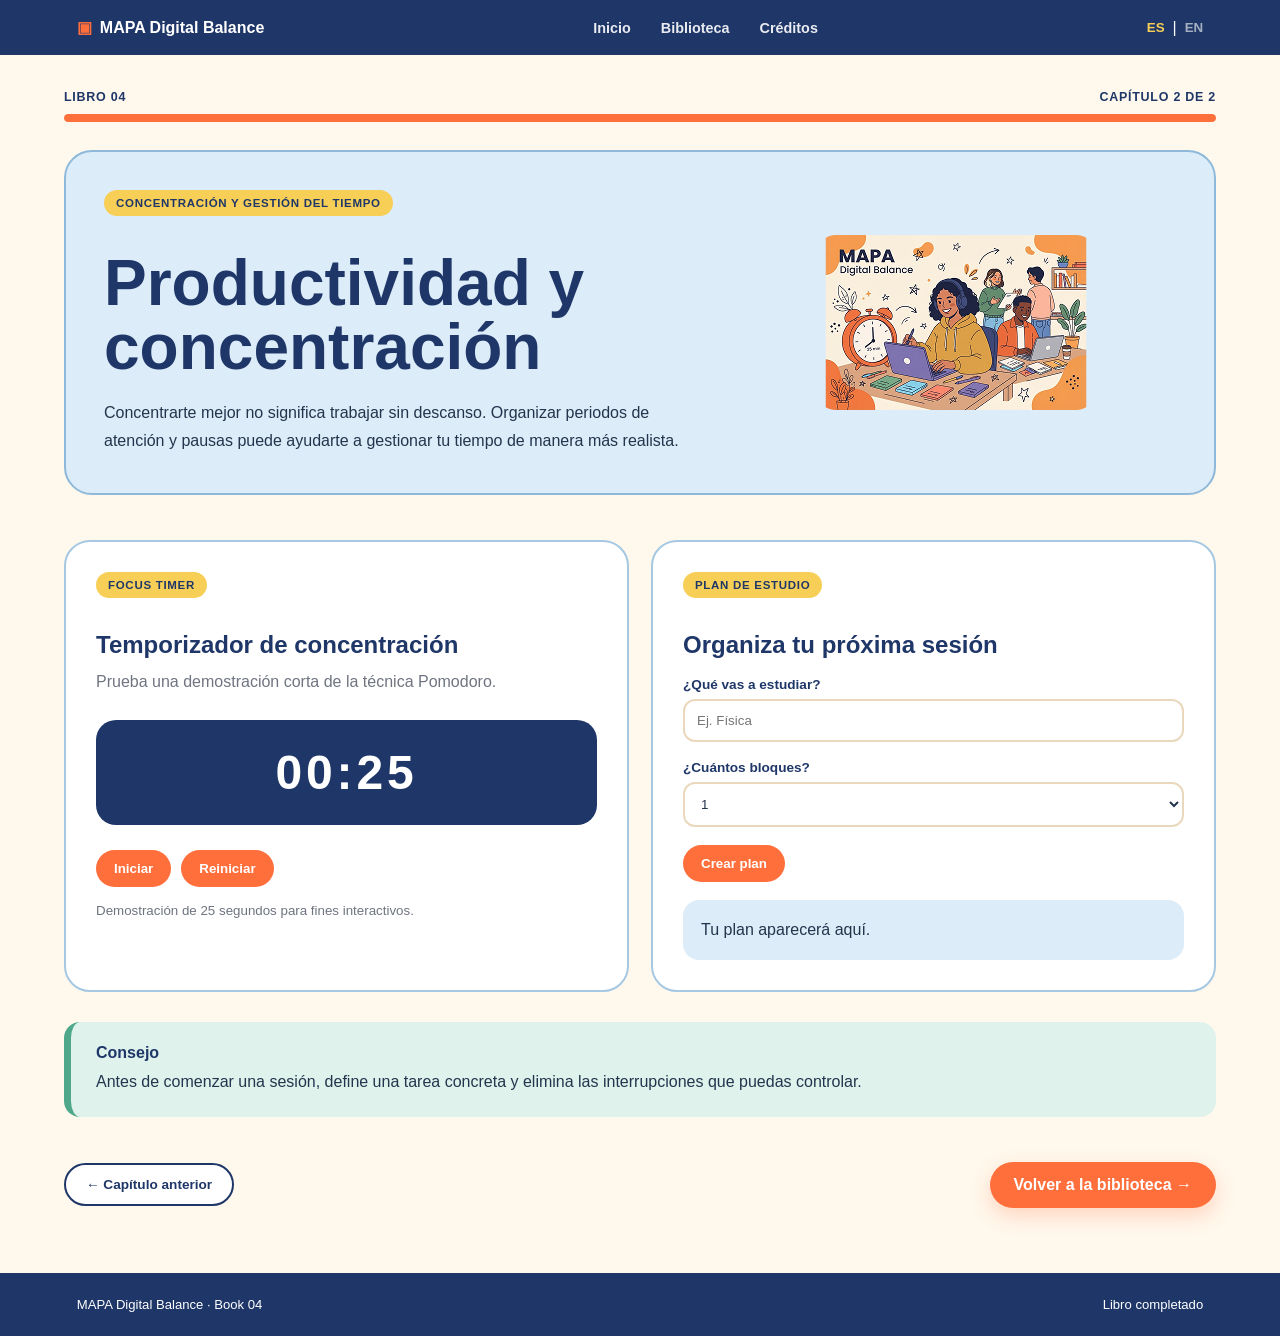
<file: modules/module4-2.html>
<!DOCTYPE html>
<html lang="es">

<head>
    <meta charset="UTF-8">
    <meta name="viewport" content="width=device-width, initial-scale=1.0">
    <title>Productividad y concentración | MAPA</title>
    <link rel="stylesheet" href="../css/styles.css">
</head>

<body>

<header class="header">

    <a href="../index.html" class="brand">
        <span class="brand-icon">▣</span>
        <span>MAPA Digital Balance</span>
    </a>

    <nav class="nav">
        <a href="../index.html" data-es="Inicio" data-en="Home">Inicio</a>
        <a href="../library.html" data-es="Biblioteca" data-en="Library">Biblioteca</a>
        <a href="../credits.html" data-es="Créditos" data-en="Credits">Créditos</a>
    </nav>

    <div class="language">
        <button class="language-btn active" data-lang="es">ES</button>
        <span>|</span>
        <button class="language-btn" data-lang="en">EN</button>
    </div>

</header>


<main class="chapter-page">

    <section class="chapter-heading">

        <div class="chapter-heading-top">

            <span class="chapter-book"
                  data-es="LIBRO 04"
                  data-en="BOOK 04">
                LIBRO 04
            </span>

            <span class="chapter-number"
                  data-es="CAPÍTULO 2 DE 2"
                  data-en="CHAPTER 2 OF 2">
                CAPÍTULO 2 DE 2
            </span>

        </div>

        <div class="chapter-progress">
            <div class="chapter-progress-fill progress-full"></div>
        </div>

    </section>


    <section class="chapter-hero book4-hero">

        <div class="chapter-text">

            <span class="tag"
                  data-es="CONCENTRACIÓN Y GESTIÓN DEL TIEMPO"
                  data-en="FOCUS & TIME MANAGEMENT">
                CONCENTRACIÓN Y GESTIÓN DEL TIEMPO
            </span>

            <h1
                data-es="Productividad y concentración"
                data-en="Productivity and Focus">
                Productividad y concentración
            </h1>

            <p
                data-es="Concentrarte mejor no significa trabajar sin descanso. Organizar periodos de atención y pausas puede ayudarte a gestionar tu tiempo de manera más realista."
                data-en="Focusing better does not mean working without breaks. Organizing periods of attention and rest can help you manage your time more realistically.">
                Concentrarte mejor no significa trabajar sin descanso.
                Organizar periodos de atención y pausas puede ayudarte a
                gestionar tu tiempo de manera más realista.
            </p>

        </div>


        <div class="chapter-illustration">

            <img
                src="../assets/images/Capitulo 4-2.png"
                alt="Productividad y concentración"
                class="chapter-main-image">

        </div>

    </section>


    <section class="focus-tools">

        <div class="pomodoro-card">

            <span class="tag">FOCUS TIMER</span>

            <h2
                data-es="Temporizador de concentración"
                data-en="Focus timer">
                Temporizador de concentración
            </h2>

            <p
                data-es="Prueba una demostración corta de la técnica Pomodoro."
                data-en="Try a short demonstration of the Pomodoro technique.">
                Prueba una demostración corta de la técnica Pomodoro.
            </p>


            <div class="timer-display" id="timerDisplay">
                00:25
            </div>


            <div class="timer-buttons">

                <button id="startTimer"
                        data-es="Iniciar"
                        data-en="Start">
                    Iniciar
                </button>

                <button id="resetTimer"
                        data-es="Reiniciar"
                        data-en="Reset">
                    Reiniciar
                </button>

            </div>

            <small
                data-es="Demostración de 25 segundos para fines interactivos."
                data-en="25-second demonstration for interactive purposes.">
                Demostración de 25 segundos para fines interactivos.
            </small>

        </div>


        <div class="planner-card">

            <span class="tag"
                  data-es="PLAN DE ESTUDIO"
                  data-en="STUDY PLAN">
                PLAN DE ESTUDIO
            </span>

            <h2
                data-es="Organiza tu próxima sesión"
                data-en="Organize your next session">
                Organiza tu próxima sesión
            </h2>


            <label>
                <span
                    data-es="¿Qué vas a estudiar?"
                    data-en="What will you study?">
                    ¿Qué vas a estudiar?
                </span>

                <input
                    type="text"
                    id="studyTask"
                    placeholder="Ej. Física">
            </label>


            <label>
                <span
                    data-es="¿Cuántos bloques?"
                    data-en="How many blocks?">
                    ¿Cuántos bloques?
                </span>

                <select id="studyBlocks">
                    <option value="1">1</option>
                    <option value="2">2</option>
                    <option value="3">3</option>
                    <option value="4">4</option>
                </select>
            </label>


            <button class="planner-button"
                    id="createPlan"
                    data-es="Crear plan"
                    data-en="Create plan">
                Crear plan
            </button>


            <div class="planner-result" id="plannerResult">

                <p
                    data-es="Tu plan aparecerá aquí."
                    data-en="Your plan will appear here.">
                    Tu plan aparecerá aquí.
                </p>

            </div>

        </div>

    </section>


    <section class="chapter-tip">

        <strong
            data-es="Consejo"
            data-en="Tip">
            Consejo
        </strong>

        <p
            data-es="Antes de comenzar una sesión, define una tarea concreta y elimina las interrupciones que puedas controlar."
            data-en="Before starting a session, define one clear task and remove the interruptions you can control.">
            Antes de comenzar una sesión, define una tarea concreta
            y elimina las interrupciones que puedas controlar.
        </p>

    </section>


    <section class="chapter-navigation">

        <a href="module4-1.html"
           class="secondary-button"
           data-es="← Capítulo anterior"
           data-en="← Previous chapter">
            ← Capítulo anterior
        </a>

        <a href="../library.html"
           class="primary-button"
           data-es="Volver a la biblioteca →"
           data-en="Back to library →">
            Volver a la biblioteca →
        </a>

    </section>

</main>


<footer class="footer">
    <p>MAPA Digital Balance · Book 04</p>

    <p data-es="Libro completado"
       data-en="Book completed">
        Libro completado
    </p>
</footer>


<script src="../js/app.js"></script>

<script>

let seconds = 25;
let timer = null;

const timerDisplay =
    document.getElementById("timerDisplay");

const startTimer =
    document.getElementById("startTimer");

const resetTimer =
    document.getElementById("resetTimer");


function updateTimer() {

    const formatted =
        String(seconds).padStart(2, "0");

    timerDisplay.textContent =
        `00:${formatted}`;

}


startTimer.addEventListener("click", () => {

    if (timer !== null) return;

    timer = setInterval(() => {

        seconds--;

        updateTimer();

        if (seconds <= 0) {

            clearInterval(timer);
            timer = null;

            const language =
                localStorage.getItem("mapaLanguage") || "es";

            timerDisplay.textContent =
                language === "es"
                    ? "¡Pausa!"
                    : "Break!";

        }

    }, 1000);

});


resetTimer.addEventListener("click", () => {

    clearInterval(timer);
    timer = null;

    seconds = 25;

    updateTimer();

});


const createPlan =
    document.getElementById("createPlan");

const plannerResult =
    document.getElementById("plannerResult");


createPlan.addEventListener("click", () => {

    const task =
        document.getElementById("studyTask").value.trim();

    const blocks =
        document.getElementById("studyBlocks").value;

    const language =
        localStorage.getItem("mapaLanguage") || "es";

    if (!task) {

        plannerResult.innerHTML =
            language === "es"
                ? "<p>Escribe primero una tarea.</p>"
                : "<p>Enter a task first.</p>";

        return;

    }

    if (language === "es") {

        plannerResult.innerHTML = `
            <strong>${task}</strong>
            <p>${blocks} bloque(s) de concentración + pausas breves.</p>
        `;

    } else {

        plannerResult.innerHTML = `
            <strong>${task}</strong>
            <p>${blocks} focus block(s) + short breaks.</p>
        `;

    }

});

updateTimer();

</script>

</body>
</html>
</file>
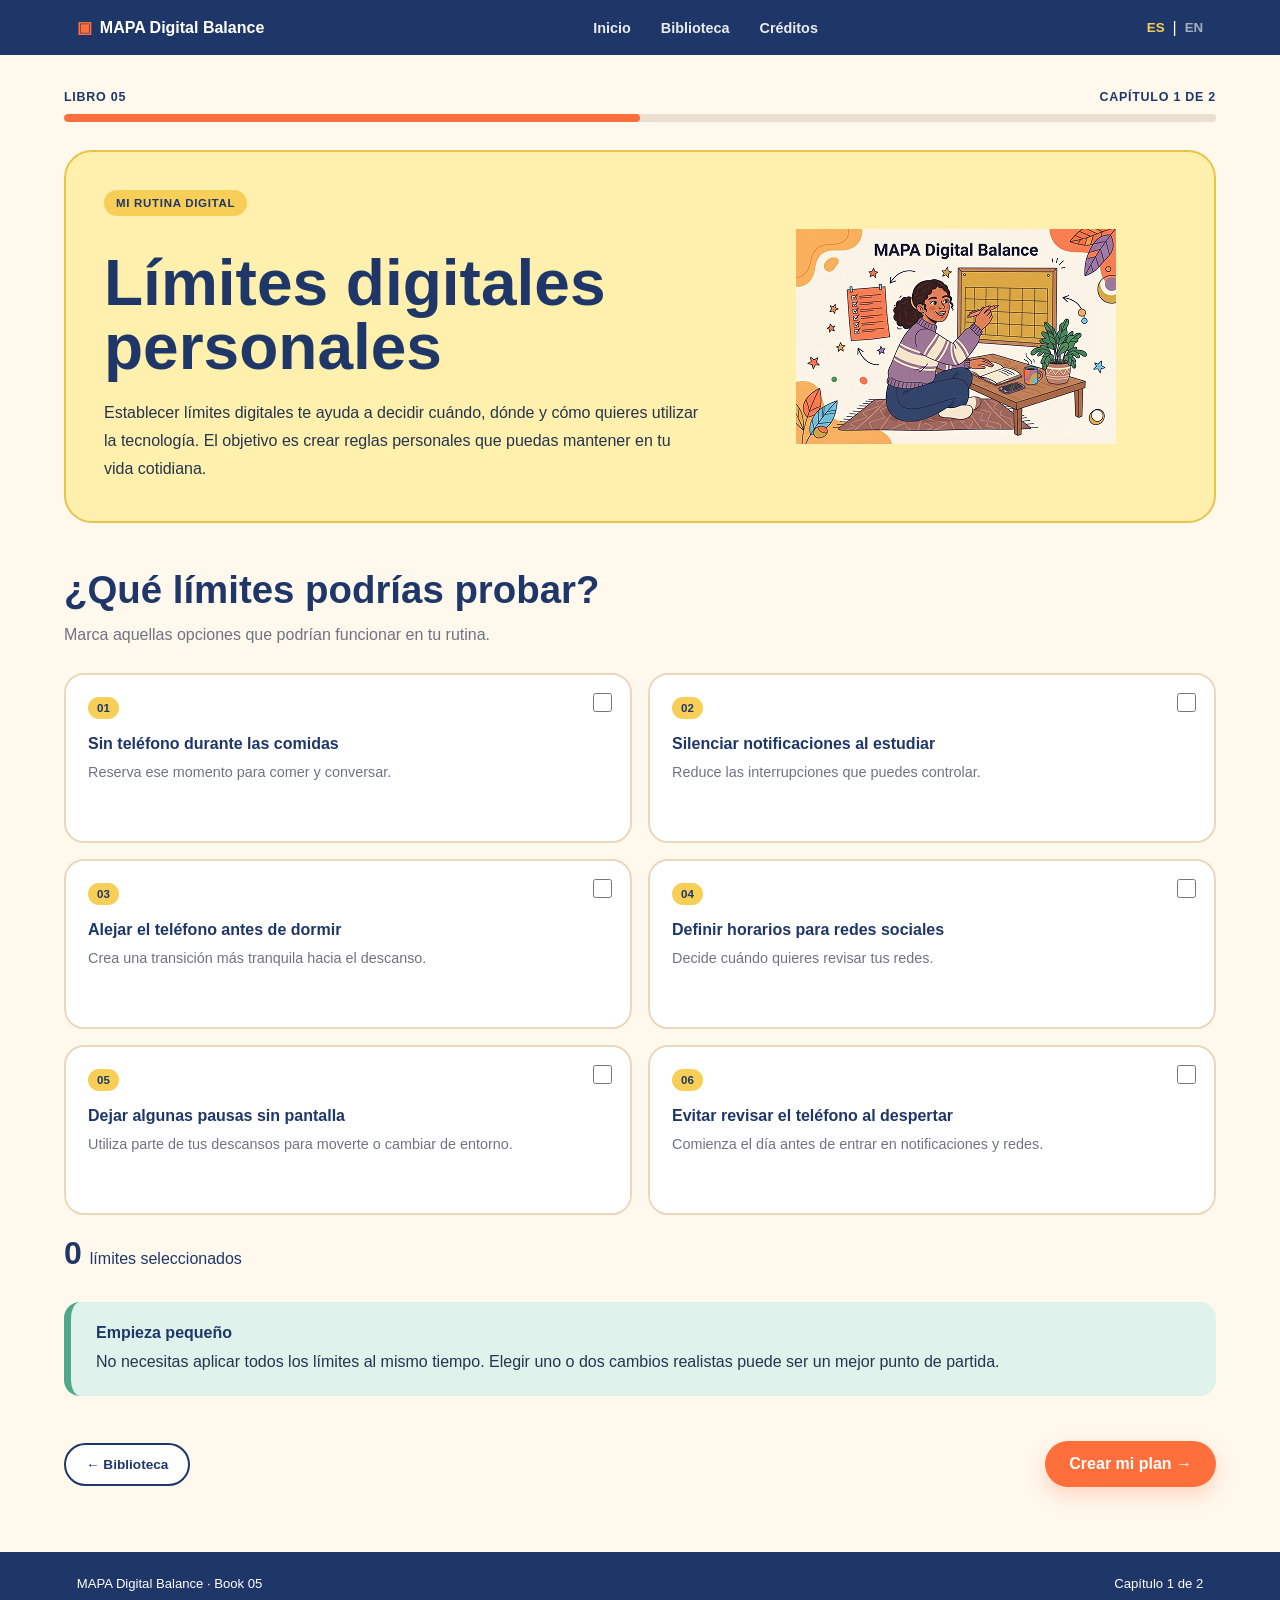
<file: modules/module5-1.html>
<!DOCTYPE html>
<html lang="es">

<head>
    <meta charset="UTF-8">
    <meta name="viewport" content="width=device-width, initial-scale=1.0">
    <title>Límites digitales personales | MAPA</title>
    <link rel="stylesheet" href="../css/styles.css">
</head>

<body>

<header class="header">

    <a href="../index.html" class="brand">
        <span class="brand-icon">▣</span>
        <span>MAPA Digital Balance</span>
    </a>

    <nav class="nav">
        <a href="../index.html" data-es="Inicio" data-en="Home">Inicio</a>
        <a href="../library.html" data-es="Biblioteca" data-en="Library">Biblioteca</a>
        <a href="../credits.html" data-es="Créditos" data-en="Credits">Créditos</a>
    </nav>

    <div class="language">
        <button class="language-btn active" data-lang="es">ES</button>
        <span>|</span>
        <button class="language-btn" data-lang="en">EN</button>
    </div>

</header>


<main class="chapter-page">

    <section class="chapter-heading">

        <div class="chapter-heading-top">

            <span class="chapter-book"
                  data-es="LIBRO 05"
                  data-en="BOOK 05">
                LIBRO 05
            </span>

            <span class="chapter-number"
                  data-es="CAPÍTULO 1 DE 2"
                  data-en="CHAPTER 1 OF 2">
                CAPÍTULO 1 DE 2
            </span>

        </div>

        <div class="chapter-progress">
            <div class="chapter-progress-fill"></div>
        </div>

    </section>


    <section class="chapter-hero book5-hero">

        <div class="chapter-text">

            <span class="tag"
                  data-es="MI RUTINA DIGITAL"
                  data-en="MY DIGITAL ROUTINE">
                MI RUTINA DIGITAL
            </span>

            <h1
                data-es="Límites digitales personales"
                data-en="Personal Digital Boundaries">
                Límites digitales personales
            </h1>

            <p
                data-es="Establecer límites digitales te ayuda a decidir cuándo, dónde y cómo quieres utilizar la tecnología. El objetivo es crear reglas personales que puedas mantener en tu vida cotidiana."
                data-en="Setting digital boundaries helps you decide when, where, and how you want to use technology. The goal is to create personal rules you can maintain in everyday life.">
                Establecer límites digitales te ayuda a decidir cuándo, dónde y cómo
                quieres utilizar la tecnología. El objetivo es crear reglas personales
                que puedas mantener en tu vida cotidiana.
            </p>

        </div>


        <div class="chapter-illustration">

            <img
                src="../assets/images/Capitulo 5-1.png"
                alt="Límites digitales personales"
                class="chapter-main-image">

        </div>

    </section>


    <section class="boundary-section">

        <div class="section-title">

            <h2
                data-es="¿Qué límites podrías probar?"
                data-en="Which boundaries could you try?">
                ¿Qué límites podrías probar?
            </h2>

            <p
                data-es="Marca aquellas opciones que podrían funcionar en tu rutina."
                data-en="Select the options that could work in your routine.">
                Marca aquellas opciones que podrían funcionar en tu rutina.
            </p>

        </div>


        <div class="boundary-grid">

            <label class="boundary-card">
                <input type="checkbox">
                <span class="boundary-icon">01</span>

                <strong
                    data-es="Sin teléfono durante las comidas"
                    data-en="No phone during meals">
                    Sin teléfono durante las comidas
                </strong>

                <p
                    data-es="Reserva ese momento para comer y conversar."
                    data-en="Keep that moment for eating and conversation.">
                    Reserva ese momento para comer y conversar.
                </p>
            </label>


            <label class="boundary-card">
                <input type="checkbox">
                <span class="boundary-icon">02</span>

                <strong
                    data-es="Silenciar notificaciones al estudiar"
                    data-en="Mute notifications while studying">
                    Silenciar notificaciones al estudiar
                </strong>

                <p
                    data-es="Reduce las interrupciones que puedes controlar."
                    data-en="Reduce the interruptions you can control.">
                    Reduce las interrupciones que puedes controlar.
                </p>
            </label>


            <label class="boundary-card">
                <input type="checkbox">
                <span class="boundary-icon">03</span>

                <strong
                    data-es="Alejar el teléfono antes de dormir"
                    data-en="Keep the phone away before sleep">
                    Alejar el teléfono antes de dormir
                </strong>

                <p
                    data-es="Crea una transición más tranquila hacia el descanso."
                    data-en="Create a calmer transition toward rest.">
                    Crea una transición más tranquila hacia el descanso.
                </p>
            </label>


            <label class="boundary-card">
                <input type="checkbox">
                <span class="boundary-icon">04</span>

                <strong
                    data-es="Definir horarios para redes sociales"
                    data-en="Set times for social media">
                    Definir horarios para redes sociales
                </strong>

                <p
                    data-es="Decide cuándo quieres revisar tus redes."
                    data-en="Decide when you want to check social media.">
                    Decide cuándo quieres revisar tus redes.
                </p>
            </label>


            <label class="boundary-card">
                <input type="checkbox">
                <span class="boundary-icon">05</span>

                <strong
                    data-es="Dejar algunas pausas sin pantalla"
                    data-en="Keep some breaks screen-free">
                    Dejar algunas pausas sin pantalla
                </strong>

                <p
                    data-es="Utiliza parte de tus descansos para moverte o cambiar de entorno."
                    data-en="Use some of your breaks to move or change your environment.">
                    Utiliza parte de tus descansos para moverte o cambiar de entorno.
                </p>
            </label>


            <label class="boundary-card">
                <input type="checkbox">
                <span class="boundary-icon">06</span>

                <strong
                    data-es="Evitar revisar el teléfono al despertar"
                    data-en="Avoid checking your phone when waking up">
                    Evitar revisar el teléfono al despertar
                </strong>

                <p
                    data-es="Comienza el día antes de entrar en notificaciones y redes."
                    data-en="Start your day before entering notifications and social media.">
                    Comienza el día antes de entrar en notificaciones y redes.
                </p>
            </label>

        </div>


        <div class="boundary-result">

            <strong id="boundaryCount">0</strong>

            <span
                data-es="límites seleccionados"
                data-en="boundaries selected">
                límites seleccionados
            </span>

        </div>

    </section>


    <section class="chapter-tip">

        <strong
            data-es="Empieza pequeño"
            data-en="Start small">
            Empieza pequeño
        </strong>

        <p
            data-es="No necesitas aplicar todos los límites al mismo tiempo. Elegir uno o dos cambios realistas puede ser un mejor punto de partida."
            data-en="You do not need to apply every boundary at the same time. Choosing one or two realistic changes can be a better starting point.">
            No necesitas aplicar todos los límites al mismo tiempo.
            Elegir uno o dos cambios realistas puede ser un mejor punto de partida.
        </p>

    </section>


    <section class="chapter-navigation">

        <a href="../library.html"
           class="secondary-button"
           data-es="← Biblioteca"
           data-en="← Library">
            ← Biblioteca
        </a>

        <a href="module5-2.html"
           class="primary-button"
           data-es="Crear mi plan →"
           data-en="Create my plan →">
            Crear mi plan →
        </a>

    </section>

</main>


<footer class="footer">
    <p>MAPA Digital Balance · Book 05</p>

    <p data-es="Capítulo 1 de 2"
       data-en="Chapter 1 of 2">
        Capítulo 1 de 2
    </p>
</footer>


<script src="../js/app.js"></script>

<script>

const boundaries =
    document.querySelectorAll(".boundary-card input");

const boundaryCount =
    document.getElementById("boundaryCount");

boundaries.forEach(boundary => {

    boundary.addEventListener("change", () => {

        const selected =
            document.querySelectorAll(
                ".boundary-card input:checked"
            ).length;

        boundaryCount.textContent = selected;

    });

});

</script>

</body>
</html>
</file>
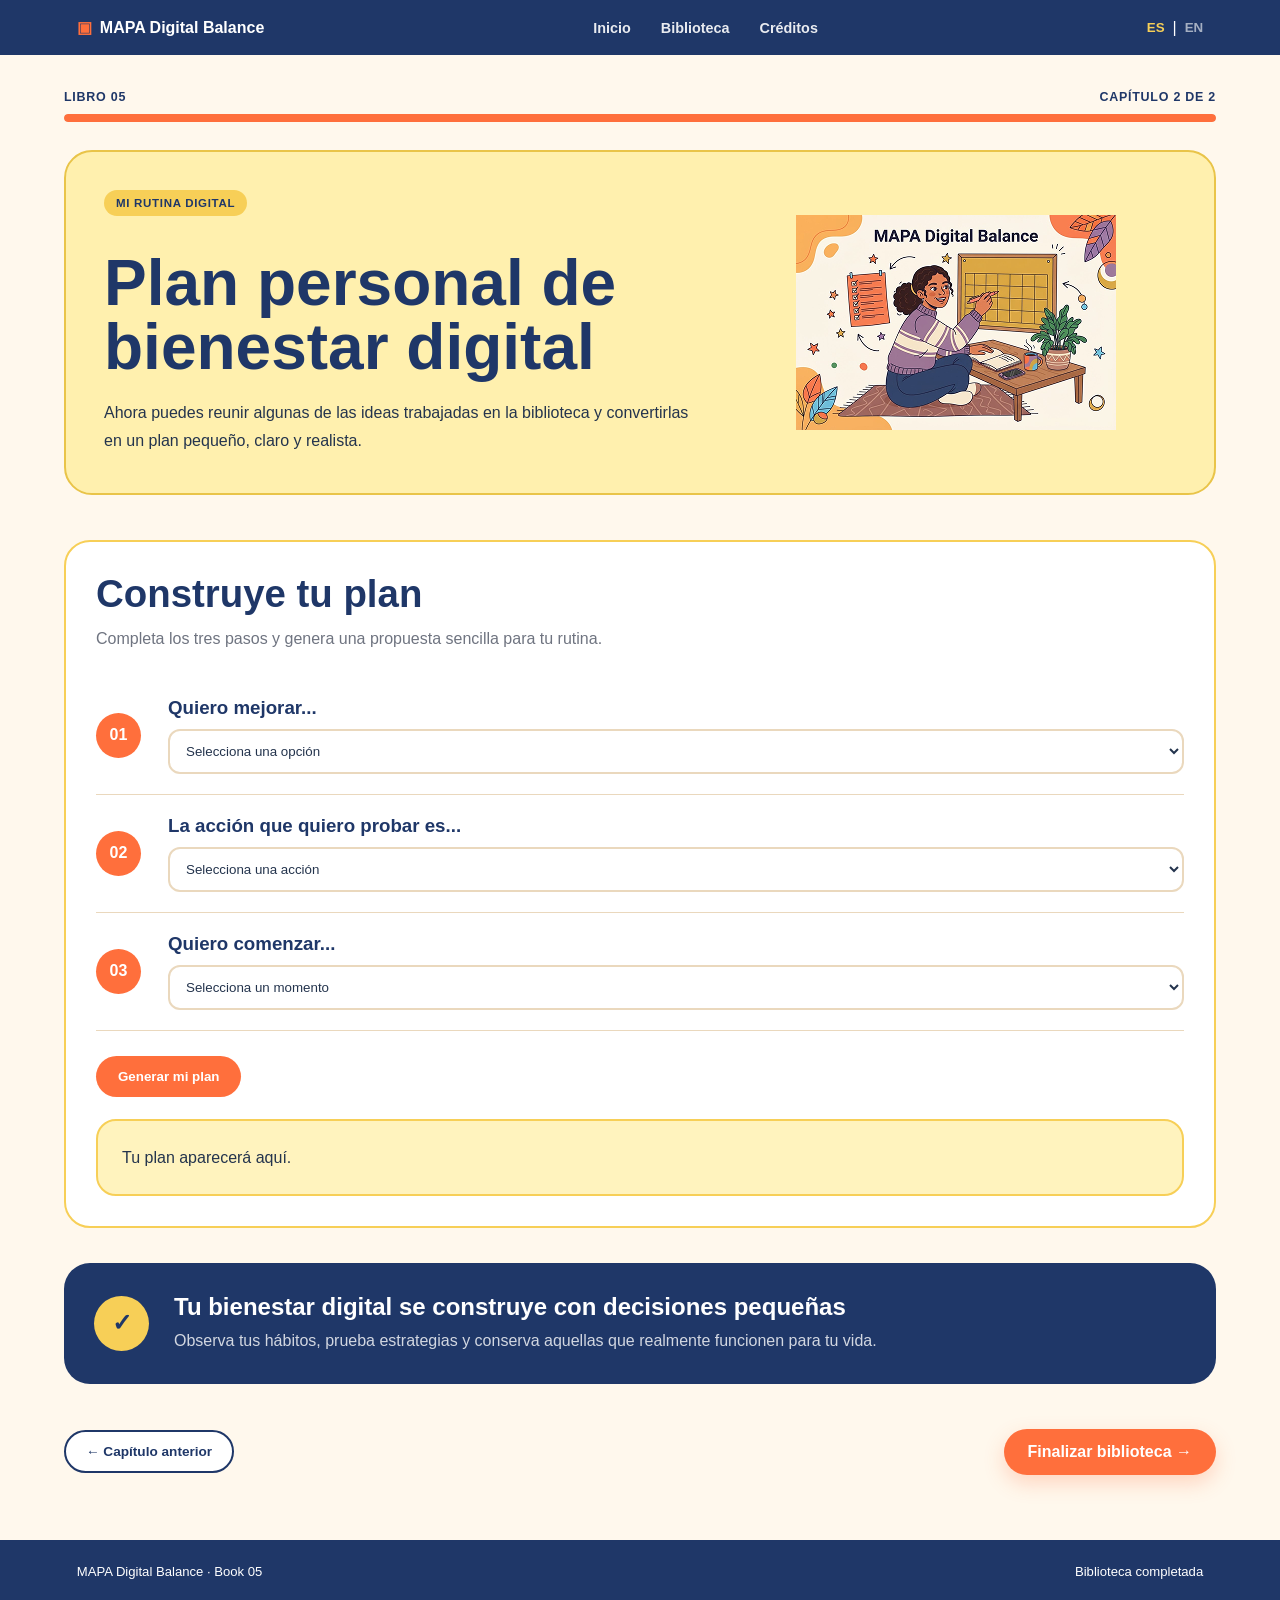
<file: modules/module5-2.html>
<!DOCTYPE html>
<html lang="es">

<head>
    <meta charset="UTF-8">
    <meta name="viewport" content="width=device-width, initial-scale=1.0">
    <title>Plan personal de bienestar digital | MAPA</title>
    <link rel="stylesheet" href="../css/styles.css">
</head>

<body>

<header class="header">

    <a href="../index.html" class="brand">
        <span class="brand-icon">▣</span>
        <span>MAPA Digital Balance</span>
    </a>

    <nav class="nav">
        <a href="../index.html" data-es="Inicio" data-en="Home">Inicio</a>
        <a href="../library.html" data-es="Biblioteca" data-en="Library">Biblioteca</a>
        <a href="../credits.html" data-es="Créditos" data-en="Credits">Créditos</a>
    </nav>

    <div class="language">
        <button class="language-btn active" data-lang="es">ES</button>
        <span>|</span>
        <button class="language-btn" data-lang="en">EN</button>
    </div>

</header>


<main class="chapter-page">

    <section class="chapter-heading">

        <div class="chapter-heading-top">

            <span class="chapter-book"
                  data-es="LIBRO 05"
                  data-en="BOOK 05">
                LIBRO 05
            </span>

            <span class="chapter-number"
                  data-es="CAPÍTULO 2 DE 2"
                  data-en="CHAPTER 2 OF 2">
                CAPÍTULO 2 DE 2
            </span>

        </div>

        <div class="chapter-progress">
            <div class="chapter-progress-fill progress-full"></div>
        </div>

    </section>


    <section class="chapter-hero book5-hero">

        <div class="chapter-text">

            <span class="tag"
                  data-es="MI RUTINA DIGITAL"
                  data-en="MY DIGITAL ROUTINE">
                MI RUTINA DIGITAL
            </span>

            <h1
                data-es="Plan personal de bienestar digital"
                data-en="Personal Digital Wellbeing Plan">
                Plan personal de bienestar digital
            </h1>

            <p
                data-es="Ahora puedes reunir algunas de las ideas trabajadas en la biblioteca y convertirlas en un plan pequeño, claro y realista."
                data-en="Now you can bring together some of the ideas from the library and turn them into a small, clear, and realistic plan.">
                Ahora puedes reunir algunas de las ideas trabajadas en la biblioteca
                y convertirlas en un plan pequeño, claro y realista.
            </p>

        </div>


        <div class="chapter-illustration">

            <img
                src="../assets/images/Capitulo 5-2.png"
                alt="Plan personal de bienestar digital"
                class="chapter-main-image">

        </div>

    </section>


    <section class="personal-plan">

        <div class="section-title">

            <h2
                data-es="Construye tu plan"
                data-en="Build your plan">
                Construye tu plan
            </h2>

            <p
                data-es="Completa los tres pasos y genera una propuesta sencilla para tu rutina."
                data-en="Complete the three steps and generate a simple proposal for your routine.">
                Completa los tres pasos y genera una propuesta sencilla para tu rutina.
            </p>

        </div>


        <div class="plan-step">

            <span class="plan-number">01</span>

            <div>

                <h3
                    data-es="Quiero mejorar..."
                    data-en="I want to improve...">
                    Quiero mejorar...
                </h3>

                <select id="goalSelect">

                    <option value=""
                            data-es="Selecciona una opción"
                            data-en="Select an option">
                        Selecciona una opción
                    </option>

                    <option value="focus"
                            data-es="Mi concentración"
                            data-en="My focus">
                        Mi concentración
                    </option>

                    <option value="sleep"
                            data-es="Mi rutina antes de dormir"
                            data-en="My bedtime routine">
                        Mi rutina antes de dormir
                    </option>

                    <option value="balance"
                            data-es="Mi equilibrio entre pantalla y otras actividades"
                            data-en="My balance between screens and other activities">
                        Mi equilibrio entre pantalla y otras actividades
                    </option>

                    <option value="notifications"
                            data-es="La gestión de mis notificaciones"
                            data-en="How I manage notifications">
                        La gestión de mis notificaciones
                    </option>

                </select>

            </div>

        </div>


        <div class="plan-step">

            <span class="plan-number">02</span>

            <div>

                <h3
                    data-es="La acción que quiero probar es..."
                    data-en="The action I want to try is...">
                    La acción que quiero probar es...
                </h3>

                <select id="actionSelect">

                    <option value=""
                            data-es="Selecciona una acción"
                            data-en="Select an action">
                        Selecciona una acción
                    </option>

                    <option value="mute"
                            data-es="Silenciar notificaciones durante el estudio"
                            data-en="Mute notifications while studying">
                        Silenciar notificaciones durante el estudio
                    </option>

                    <option value="break"
                            data-es="Hacer pausas breves sin pantalla"
                            data-en="Take short screen-free breaks">
                        Hacer pausas breves sin pantalla
                    </option>

                    <option value="night"
                            data-es="Alejar el teléfono antes de dormir"
                            data-en="Keep my phone away before sleep">
                        Alejar el teléfono antes de dormir
                    </option>

                    <option value="social"
                            data-es="Definir momentos para revisar redes"
                            data-en="Set specific times for social media">
                        Definir momentos para revisar redes
                    </option>

                </select>

            </div>

        </div>


        <div class="plan-step">

            <span class="plan-number">03</span>

            <div>

                <h3
                    data-es="Quiero comenzar..."
                    data-en="I want to start...">
                    Quiero comenzar...
                </h3>

                <select id="timeSelect">

                    <option value=""
                            data-es="Selecciona un momento"
                            data-en="Select a time">
                        Selecciona un momento
                    </option>

                    <option value="today"
                            data-es="Hoy"
                            data-en="Today">
                        Hoy
                    </option>

                    <option value="tomorrow"
                            data-es="Mañana"
                            data-en="Tomorrow">
                        Mañana
                    </option>

                    <option value="week"
                            data-es="Esta semana"
                            data-en="This week">
                        Esta semana
                    </option>

                </select>

            </div>

        </div>


        <button class="generate-plan-button"
                id="generatePlan"
                data-es="Generar mi plan"
                data-en="Generate my plan">
            Generar mi plan
        </button>


        <div class="generated-plan" id="generatedPlan">

            <p
                data-es="Tu plan aparecerá aquí."
                data-en="Your plan will appear here.">
                Tu plan aparecerá aquí.
            </p>

        </div>

    </section>


    <section class="closing-card">

        <span>✓</span>

        <div>

            <h2
                data-es="Tu bienestar digital se construye con decisiones pequeñas"
                data-en="Your digital wellbeing is built through small decisions">
                Tu bienestar digital se construye con decisiones pequeñas
            </h2>

            <p
                data-es="Observa tus hábitos, prueba estrategias y conserva aquellas que realmente funcionen para tu vida."
                data-en="Observe your habits, try strategies, and keep the ones that truly work for your life.">
                Observa tus hábitos, prueba estrategias y conserva aquellas
                que realmente funcionen para tu vida.
            </p>

        </div>

    </section>


    <section class="chapter-navigation">

        <a href="module5-1.html"
           class="secondary-button"
           data-es="← Capítulo anterior"
           data-en="← Previous chapter">
            ← Capítulo anterior
        </a>

        <a href="../library.html"
           class="primary-button"
           data-es="Finalizar biblioteca →"
           data-en="Finish library →">
            Finalizar biblioteca →
        </a>

    </section>

</main>


<footer class="footer">
    <p>MAPA Digital Balance · Book 05</p>

    <p data-es="Biblioteca completada"
       data-en="Library completed">
        Biblioteca completada
    </p>
</footer>


<script src="../js/app.js"></script>

<script>

const generatePlan =
    document.getElementById("generatePlan");

const generatedPlan =
    document.getElementById("generatedPlan");


generatePlan.addEventListener("click", () => {

    const goal =
        document.getElementById("goalSelect");

    const action =
        document.getElementById("actionSelect");

    const time =
        document.getElementById("timeSelect");

    const language =
        localStorage.getItem("mapaLanguage") || "es";


    if (!goal.value || !action.value || !time.value) {

        generatedPlan.innerHTML =
            language === "es"
                ? "<p>Completa los tres pasos para generar tu plan.</p>"
                : "<p>Complete all three steps to generate your plan.</p>";

        return;

    }


    const goalText =
        goal.options[goal.selectedIndex].dataset[language];

    const actionText =
        action.options[action.selectedIndex].dataset[language];

    const timeText =
        time.options[time.selectedIndex].dataset[language];


    if (language === "es") {

        generatedPlan.innerHTML = `
            <span>MI PLAN</span>
            <h3>${goalText}</h3>
            <p><strong>Acción:</strong> ${actionText}</p>
            <p><strong>Inicio:</strong> ${timeText}</p>
            <p class="plan-note">
                Empieza con este cambio y observa cómo funciona en tu rutina.
            </p>
        `;

    } else {

        generatedPlan.innerHTML = `
            <span>MY PLAN</span>
            <h3>${goalText}</h3>
            <p><strong>Action:</strong> ${actionText}</p>
            <p><strong>Start:</strong> ${timeText}</p>
            <p class="plan-note">
                Start with this change and notice how it works in your routine.
            </p>
        `;

    }

});

</script>

</body>
</html>
</file>
<file: css/styles.css>
:root {
    --navy: #1f3768;
    --cream: #fff8ed;
    --orange: #ff6f3c;
    --orange-soft: #ffd9c8;
    --yellow: #f7cf57;
    --yellow-soft: #fff3be;
    --purple: #8d6fd1;
    --purple-soft: #eee6ff;
    --green: #4fa88a;
    --green-soft: #dff3ec;
    --blue-soft: #dcecf8;
    --text: #24344d;
    --muted: #6f7480;
    --white: #ffffff;
    --border: #ead8bd;
}

* {
    margin: 0;
    padding: 0;
    box-sizing: border-box;
}

body {
    font-family: Arial, Helvetica, sans-serif;
    background: var(--cream);
    color: var(--text);
    min-height: 100vh;
}

/* HEADER */

.header {
    width: 100%;
    background: var(--navy);
    color: white;
    display: flex;
    align-items: center;
    justify-content: space-between;
    padding: 18px 6%;
    position: sticky;
    top: 0;
    z-index: 20;
}

.brand {
    text-decoration: none;
    color: white;
    display: flex;
    align-items: center;
    gap: 8px;
    font-weight: 800;
    font-size: 1rem;
}

.brand-icon {
    color: var(--orange);
}

.nav {
    display: flex;
    gap: 30px;
}

.nav a {
    text-decoration: none;
    color: white;
    font-size: 0.9rem;
    font-weight: 700;
    opacity: 0.9;
}

.nav a:hover,
.nav a.active {
    color: var(--yellow);
}

.language {
    display: flex;
    align-items: center;
    gap: 8px;
}

.language-btn {
    border: none;
    background: transparent;
    color: white;
    cursor: pointer;
    font-weight: 700;
    opacity: 0.6;
}

.language-btn.active {
    color: var(--yellow);
    opacity: 1;
}

/* HERO */

.hero {
    width: min(1180px, 90%);
    margin: 0 auto;
    padding: 55px 0 40px;
    display: grid;
    grid-template-columns: 0.9fr 1.1fr;
    gap: 50px;
    align-items: center;
}

.tag {
    display: inline-block;
    background: var(--yellow);
    color: var(--navy);
    padding: 7px 12px;
    border-radius: 999px;
    font-size: 0.72rem;
    font-weight: 800;
    letter-spacing: 0.06em;
    margin-bottom: 18px;
}

.hero h1 {
    font-size: clamp(3rem, 5vw, 5rem);
    line-height: 0.95;
    color: var(--navy);
    margin-bottom: 18px;
    font-weight: 900;
}

.hero h2 {
    font-size: clamp(1.25rem, 2vw, 1.8rem);
    color: var(--navy);
    margin-bottom: 18px;
}

.hero-text {
    color: var(--muted);
    line-height: 1.7;
    max-width: 560px;
    margin-bottom: 25px;
}

.primary-button {
    display: inline-block;
    text-decoration: none;
    background: var(--orange);
    color: white;
    padding: 14px 24px;
    border-radius: 999px;
    font-weight: 800;
    box-shadow: 0 8px 20px rgba(255, 111, 60, 0.25);
    transition: 0.2s ease;
}

.primary-button:hover {
    transform: translateY(-2px);
    background: #f25f2b;
}

.hero-small {
    margin-top: 12px;
    color: var(--muted);
    font-size: 0.88rem;
}

/* IMAGEN PRINCIPAL */

.hero-image {
    display: flex;
    flex-direction: column;
    align-items: center;
}

.illustration-placeholder {
    width: 100%;
    min-height: 390px;
    border-radius: 28px;
    background:
        radial-gradient(circle at 20% 20%, var(--yellow-soft), transparent 25%),
        radial-gradient(circle at 80% 30%, var(--orange-soft), transparent 28%),
        radial-gradient(circle at 40% 80%, var(--purple-soft), transparent 30%),
        var(--white);
    border: 2px solid var(--border);
    display: flex;
    align-items: center;
    justify-content: center;
    flex-direction: column;
    color: var(--navy);
    position: relative;
    overflow: hidden;
}

.illustration-placeholder::before,
.illustration-placeholder::after {
    content: "";
    position: absolute;
    width: 180px;
    height: 180px;
    border-radius: 50%;
    opacity: 0.45;
}

.illustration-placeholder::before {
    background: var(--orange);
    top: -70px;
    right: -50px;
}

.illustration-placeholder::after {
    background: var(--purple);
    bottom: -90px;
    left: -60px;
}

.illustration-placeholder span {
    font-size: 3rem;
    font-weight: 900;
    z-index: 2;
}

.illustration-placeholder p {
    margin-top: 8px;
    z-index: 2;
}

.image-caption {
    margin-top: 12px;
    color: var(--muted);
    font-size: 0.85rem;
}


.features {
    width: min(1180px, 90%);
    margin: 10px auto 40px;
    display: grid;
    grid-template-columns: repeat(3, 1fr);
    gap: 18px;
}

.feature {
    background: white;
    border-radius: 18px;
    padding: 24px;
    min-height: 150px;
    border: 2px solid var(--border);
    box-shadow: 0 8px 18px rgba(31, 55, 104, 0.05);
}

.feature-yellow {
    border-color: var(--yellow);
}

.feature-orange {
    border-color: var(--orange);
}

.feature-purple {
    border-color: var(--purple);
}

.feature-icon {
    font-size: 1.4rem;
    margin-bottom: 12px;
    color: var(--navy);
}

.feature h3 {
    color: var(--navy);
    margin-bottom: 8px;
    font-size: 1rem;
}

.feature p {
    color: var(--muted);
    line-height: 1.5;
    font-size: 0.9rem;
}


.footer {
    width: 100%;
    background: var(--navy);
    color: white;
    padding: 24px 6%;
    display: flex;
    justify-content: space-between;
    gap: 20px;
    font-size: 0.82rem;
}


@media (max-width: 900px) {
    .header {
        flex-wrap: wrap;
        gap: 16px;
    }

    .nav {
        order: 3;
        width: 100%;
        justify-content: center;
    }

    .hero {
        grid-template-columns: 1fr;
    }

    .features {
        grid-template-columns: 1fr;
    }

    .footer {
        flex-direction: column;
    }
}

.hero-main-image {
    width: 100%;
    max-height: 430px;
    object-fit: cover;
    display: block;
    border-radius: 28px;
}

/* =========================================
   Pagina Principal
========================================= */

.library-page {
    width: min(1180px, 90%);
    margin: 0 auto;
    padding: 55px 0 70px;
}

.library-intro {
    max-width: 760px;
    margin-bottom: 40px;
}

.library-intro h1 {
    color: var(--navy);
    font-size: clamp(2.6rem, 5vw, 4.5rem);
    line-height: 1;
    margin: 16px 0 18px;
    font-weight: 900;
}

.library-intro p {
    color: var(--muted);
    font-size: 1rem;
    line-height: 1.7;
    max-width: 680px;
}

.books-grid {
    display: grid;
    grid-template-columns: repeat(2, 1fr);
    gap: 24px;
}

.book-card {
    position: relative;
    display: grid;
    grid-template-columns: 180px 1fr;
    gap: 22px;
    min-height: 300px;
    padding: 22px;
    border-radius: 26px;
    border: 2px solid;
    overflow: hidden;
    transition: transform 0.2s ease, box-shadow 0.2s ease;
}

.book-card:hover {
    transform: translateY(-4px);
    box-shadow: 0 14px 28px rgba(31, 55, 104, 0.12);
}


.book-one {
    background: var(--green-soft);
    border-color: var(--green);
}

.book-two {
    background: var(--orange-soft);
    border-color: var(--orange);
}

.book-three {
    background: var(--purple-soft);
    border-color: var(--purple);
}

.book-four {
    background: var(--blue-soft);
    border-color: #5b93c5;
}

.book-five {
    background: var(--yellow-soft);
    border-color: var(--yellow);
    grid-column: 1 / -1;
}


.book-number {
    position: absolute;
    top: 18px;
    right: 20px;
    font-size: 0.85rem;
    font-weight: 900;
    color: var(--navy);
    opacity: 0.65;
}

.book-image-placeholder {
    min-height: 250px;
    border-radius: 20px;
    background: rgba(255, 255, 255, 0.65);
    border: 2px dashed rgba(31, 55, 104, 0.22);
    display: flex;
    align-items: center;
    justify-content: center;
}

.book-image-placeholder span {
    font-size: 3rem;
    font-weight: 900;
    color: var(--navy);
    opacity: 0.4;
}


.book-content {
    display: flex;
    flex-direction: column;
    justify-content: center;
}

.book-time {
    display: inline-block;
    align-self: flex-start;
    padding: 5px 10px;
    background: white;
    border-radius: 999px;
    color: var(--navy);
    font-size: 0.72rem;
    font-weight: 800;
    margin-bottom: 12px;
}

.book-content h2 {
    color: var(--navy);
    font-size: 1.55rem;
    line-height: 1.1;
    margin-bottom: 12px;
}

.book-content p {
    color: var(--text);
    line-height: 1.55;
    font-size: 0.92rem;
    margin-bottom: 14px;
}

.book-info {
    font-size: 0.8rem;
    color: var(--muted);
    font-weight: 700;
    margin-bottom: 18px;
}


.book-button {
    display: inline-block;
    align-self: flex-start;
    text-decoration: none;
    background: var(--navy);
    color: white;
    padding: 10px 18px;
    border-radius: 999px;
    font-size: 0.82rem;
    font-weight: 800;
    transition: 0.2s ease;
}

.book-button:hover {
    background: var(--orange);
    transform: translateX(3px);
}


.book-five {
    grid-template-columns: 240px 1fr;
}

.book-five .book-image-placeholder {
    min-height: 220px;
}


@media (max-width: 950px) {

    .books-grid {
        grid-template-columns: 1fr;
    }

    .book-five {
        grid-column: auto;
    }

    .book-card,
    .book-five {
        grid-template-columns: 150px 1fr;
    }
}


@media (max-width: 650px) {

    .library-page {
        padding-top: 35px;
    }

    .book-card,
    .book-five {
        grid-template-columns: 1fr;
    }

    .book-image-placeholder {
        min-height: 190px;
    }

    .book-content h2 {
        font-size: 1.35rem;
    }
}

.book-image-placeholder {
    overflow: hidden;
    padding: 0;
}

.book-image {
    width: 100%;
    height: 100%;
    min-height: 250px;
    object-fit: cover;
    display: block;
    border-radius: 18px;
}

.book-five .book-image {
    min-height: 220px;
}

/* =========================================
   Capitulos
========================================= */

.chapter-page {
    width: min(1180px, 90%);
    margin: 0 auto;
    padding: 35px 0 65px;
}


.chapter-heading {
    margin-bottom: 28px;
}

.chapter-heading-top {
    display: flex;
    justify-content: space-between;
    align-items: center;
    gap: 20px;
    margin-bottom: 10px;
}

.chapter-book,
.chapter-number {
    color: var(--navy);
    font-size: 0.78rem;
    font-weight: 900;
    letter-spacing: 0.06em;
}

.chapter-progress {
    width: 100%;
    height: 8px;
    background: #eadfd0;
    border-radius: 999px;
    overflow: hidden;
}

.chapter-progress-fill {
    width: 50%;
    height: 100%;
    background: var(--orange);
    border-radius: 999px;
}


.chapter-hero {
    display: grid;
    grid-template-columns: 1.15fr 0.85fr;
    gap: 35px;
    align-items: center;

    background: #ffe0ce;
    border: 2px solid #f4b58f;
    border-radius: 28px;

    padding: 38px;
    margin-bottom: 45px;
}

.chapter-text h1 {
    color: var(--navy);
    font-size: clamp(2.4rem, 5vw, 4rem);
    line-height: 1;
    margin: 17px 0 20px;
    font-weight: 900;
}

.chapter-text > p {
    color: var(--text);
    line-height: 1.75;
    font-size: 1rem;
    max-width: 650px;
}


.chapter-illustration {
    display: flex;
    justify-content: center;
}

.chapter-illustration-placeholder {
    width: 100%;
    min-height: 300px;
    background: rgba(255, 255, 255, 0.65);
    border: 2px dashed rgba(31, 55, 104, 0.25);
    border-radius: 24px;

    display: flex;
    align-items: center;
    justify-content: center;
    flex-direction: column;

    color: var(--navy);
}

.chapter-illustration-placeholder span {
    font-size: 4rem;
    font-weight: 900;
    opacity: 0.35;
}

.chapter-illustration-placeholder p {
    margin-top: 8px;
    font-size: 0.85rem;
    opacity: 0.65;
}



.chapter-section {
    margin-top: 25px;
}

.section-title {
    max-width: 700px;
    margin-bottom: 25px;
}

.section-title h2 {
    color: var(--navy);
    font-size: clamp(1.8rem, 3vw, 2.6rem);
    margin-bottom: 10px;
}

.section-title p {
    color: var(--muted);
    line-height: 1.6;
}



.pillar-grid {
    display: grid;
    grid-template-columns: repeat(4, 1fr);
    gap: 17px;
}

.pillar-card {
    appearance: none;
    border: 2px solid transparent;
    border-radius: 20px;

    padding: 22px;
    min-height: 210px;

    font-family: inherit;
    text-align: left;
    cursor: pointer;

    transition:
        transform 0.2s ease,
        box-shadow 0.2s ease,
        border-color 0.2s ease;
}

.pillar-card:hover {
    transform: translateY(-4px);
    box-shadow: 0 10px 22px rgba(31, 55, 104, 0.12);
}

.pillar-card.selected {
    border-color: var(--navy);
    box-shadow: 0 0 0 3px rgba(31, 55, 104, 0.1);
}



.pillar-green {
    background: #d9f0e9;
}

.pillar-orange {
    background: #ffd6c4;
}

.pillar-yellow {
    background: #fff0ae;
}

.pillar-purple {
    background: #e7ddf7;
}



.pillar-icon {
    width: 40px;
    height: 40px;

    background: white;
    border-radius: 50%;

    display: flex;
    align-items: center;
    justify-content: center;

    color: var(--navy);
    font-size: 0.8rem;
    font-weight: 900;

    margin-bottom: 18px;
}

.pillar-card h3 {
    color: var(--navy);
    font-size: 1.05rem;
    margin-bottom: 10px;
}

.pillar-card p {
    color: var(--text);
    line-height: 1.55;
    font-size: 0.88rem;
}



.pillar-feedback {
    margin-top: 22px;

    background: white;
    border: 2px solid var(--border);
    border-radius: 18px;

    padding: 20px 24px;
}

.pillar-feedback strong {
    display: block;
    color: var(--navy);
    font-size: 1rem;
    margin-bottom: 7px;
}

.pillar-feedback p {
    color: var(--muted);
    line-height: 1.6;
}



.chapter-navigation {
    margin-top: 45px;

    display: flex;
    align-items: center;
    justify-content: space-between;

    gap: 20px;
}

.secondary-button {
    display: inline-block;

    text-decoration: none;

    color: var(--navy);
    background: white;

    border: 2px solid var(--navy);
    border-radius: 999px;

    padding: 12px 20px;

    font-size: 0.85rem;
    font-weight: 800;

    transition: 0.2s ease;
}

.secondary-button:hover {
    background: var(--navy);
    color: white;
}



@media (max-width: 950px) {

    .chapter-hero {
        grid-template-columns: 1fr;
    }

    .pillar-grid {
        grid-template-columns: repeat(2, 1fr);
    }

}


@media (max-width: 600px) {

    .chapter-heading-top {
        align-items: flex-start;
        flex-direction: column;
        gap: 5px;
    }

    .chapter-hero {
        padding: 25px;
    }

    .pillar-grid {
        grid-template-columns: 1fr;
    }

    .chapter-navigation {
        flex-direction: column;
        align-items: stretch;
    }

    .chapter-navigation a {
        text-align: center;
    }

}

/* =========================================
   Libro 1
========================================= */

.progress-full {
    width: 100%;
}


/* HABITS */

.habit-grid {
    display: grid;
    grid-template-columns: repeat(5, 1fr);
    gap: 14px;
}

.habit-card {
    min-height: 150px;
    background: white;
    border: 2px solid var(--border);
    border-radius: 18px;
    padding: 20px 14px;

    font-family: inherit;
    cursor: pointer;

    display: flex;
    flex-direction: column;
    align-items: center;
    justify-content: center;

    gap: 12px;

    transition: 0.2s ease;
}

.habit-card > span {
    font-size: 2rem;
    color: var(--orange);
}

.habit-card strong {
    color: var(--navy);
    text-align: center;
}

.habit-card:hover {
    transform: translateY(-3px);
    border-color: var(--orange);
}

.habit-card.selected {
    background: var(--yellow-soft);
    border-color: var(--navy);
}


/* SELF CHECK */

.self-check {
    margin-top: 45px;
    background: #fff3df;
    border: 2px solid #f3d4a7;
    border-radius: 26px;
    padding: 30px;
}

.self-check-options {
    display: grid;
    grid-template-columns: repeat(3, 1fr);
    gap: 15px;
    margin-top: 20px;
}

.self-check-options button {
    background: white;
    border: 2px solid var(--border);
    border-radius: 18px;
    padding: 20px;

    cursor: pointer;
    font-family: inherit;

    font-size: 2rem;

    display: flex;
    flex-direction: column;
    gap: 8px;

    transition: 0.2s ease;
}

.self-check-options button span {
    font-size: 0.9rem;
    color: var(--navy);
    font-weight: 800;
}

.self-check-options button:hover {
    transform: translateY(-3px);
    border-color: var(--orange);
}

.self-check-options button.selected {
    border-color: var(--navy);
    background: var(--yellow-soft);
}

.self-check-feedback {
    margin-top: 18px;
    background: white;
    border-radius: 16px;
    padding: 18px 20px;
    color: var(--text);
    line-height: 1.6;
}


.chapter-tip {
    margin-top: 30px;
    background: var(--green-soft);
    border-left: 7px solid var(--green);
    border-radius: 16px;
    padding: 22px 25px;
}

.chapter-tip strong {
    color: var(--navy);
    display: block;
    margin-bottom: 7px;
}

.chapter-tip p {
    color: var(--text);
    line-height: 1.6;
}


@media (max-width: 900px) {

    .habit-grid {
        grid-template-columns: repeat(2, 1fr);
    }

}

@media (max-width: 600px) {

    .habit-grid,
    .self-check-options {
        grid-template-columns: 1fr;
    }

}

/* =========================================
  Libro 2
========================================= */

.book2-hero {
    background: #ffd8c9;
    border-color: #f0a483;
}


.screen-category-grid {
    display: grid;
    grid-template-columns: repeat(3, 1fr);
    gap: 18px;
}

.screen-category {
    border: 2px solid transparent;
    border-radius: 20px;
    min-height: 190px;
    padding: 22px;

    text-align: left;
    font-family: inherit;
    cursor: pointer;

    transition: 0.2s ease;
}

.screen-category > span {
    display: inline-flex;
    align-items: center;
    justify-content: center;

    width: 40px;
    height: 40px;

    background: white;
    border-radius: 50%;

    color: var(--navy);
    font-weight: 900;

    margin-bottom: 16px;
}

.screen-category h3 {
    color: var(--navy);
    margin-bottom: 8px;
}

.screen-category p {
    color: var(--text);
    line-height: 1.5;
    font-size: 0.9rem;
}

.category-study {
    background: var(--green-soft);
}

.category-social {
    background: var(--purple-soft);
}

.category-entertainment {
    background: var(--yellow-soft);
}

.screen-category:hover {
    transform: translateY(-3px);
}

.screen-category.selected {
    border-color: var(--navy);
}


.screen-slider-section {
    margin-top: 45px;

    background: white;
    border: 2px solid var(--border);
    border-radius: 26px;

    padding: 30px;
}

.slider-card {
    background: var(--orange-soft);
    border-radius: 20px;
    padding: 28px;
}

.slider-card input[type="range"] {
    width: 100%;
    accent-color: var(--orange);
    cursor: pointer;
}

.slider-value {
    display: flex;
    align-items: baseline;
    gap: 10px;

    margin-top: 18px;
    color: var(--navy);
}

.slider-value strong {
    font-size: 2.7rem;
}

.slider-card > p {
    margin-top: 15px;
    color: var(--text);
    line-height: 1.6;
}


.strategy-grid {
    display: grid;
    grid-template-columns: repeat(5, 1fr);
    gap: 14px;
}

.strategy-card {
    min-height: 165px;
    padding: 20px 15px;

    background: white;

    border: 2px solid var(--border);
    border-radius: 18px;

    font-family: inherit;
    cursor: pointer;

    text-align: left;

    transition: 0.2s ease;
}

.strategy-card > span {
    display: inline-flex;

    background: var(--orange);
    color: white;

    border-radius: 999px;

    padding: 5px 9px;

    font-size: 0.72rem;
    font-weight: 900;

    margin-bottom: 18px;
}

.strategy-card h3 {
    color: var(--navy);
    line-height: 1.25;
}

.strategy-card:hover {
    transform: translateY(-3px);
    border-color: var(--orange);
}

.strategy-card.selected {
    background: var(--orange-soft);
    border-color: var(--navy);
}


.balance-checklist {
    margin-top: 45px;

    padding: 30px;

    background: var(--yellow-soft);

    border: 2px solid var(--yellow);
    border-radius: 26px;
}

.check-item {
    display: flex;
    align-items: center;
    gap: 13px;

    margin-top: 12px;
    padding: 15px 18px;

    background: white;
    border-radius: 14px;

    cursor: pointer;
}

.check-item input {
    width: 19px;
    height: 19px;

    accent-color: var(--navy);
}

.check-item span {
    color: var(--text);
    line-height: 1.4;
}

.check-result {
    margin-top: 20px;

    color: var(--navy);

    display: flex;
    align-items: baseline;
    gap: 8px;
}

.check-result strong {
    font-size: 2rem;
}


@media (max-width: 950px) {

    .strategy-grid {
        grid-template-columns: repeat(2, 1fr);
    }

}

@media (max-width: 700px) {

    .screen-category-grid,
    .strategy-grid {
        grid-template-columns: 1fr;
    }

}

/* =========================================
   Libro 3
========================================= */

.book3-hero {
    background: #e6ddf6;
    border-color: #b69bdc;
}


.health-tabs {
    display: flex;
    gap: 10px;
    flex-wrap: wrap;
    margin-bottom: 20px;
}

.health-tab {
    border: 2px solid var(--purple);
    background: white;
    color: var(--navy);

    padding: 10px 18px;
    border-radius: 999px;

    font-family: inherit;
    font-weight: 800;

    cursor: pointer;
}

.health-tab.active {
    background: var(--purple);
    color: white;
}

.health-content {
    display: none;

    background: var(--purple-soft);
    border: 2px solid #c8b4e7;
    border-radius: 20px;

    padding: 25px;
}

.health-content.active {
    display: block;
}

.health-content h3 {
    color: var(--navy);
    margin-bottom: 8px;
}

.health-content p {
    color: var(--text);
    line-height: 1.6;
}


.posture-check {
    margin-top: 45px;

    background: var(--green-soft);
    border: 2px solid var(--green);

    border-radius: 26px;
    padding: 30px;
}

.body-check-grid {
    display: grid;
    grid-template-columns: repeat(4, 1fr);
    gap: 14px;
}

.body-point {
    border: 2px solid transparent;
    background: white;

    padding: 22px 15px;

    border-radius: 18px;

    color: var(--navy);
    font-family: inherit;
    font-weight: 800;

    cursor: pointer;

    transition: 0.2s ease;
}

.body-point:hover {
    transform: translateY(-3px);
    border-color: var(--green);
}

.body-point.selected {
    background: var(--yellow-soft);
    border-color: var(--navy);
}


.emotion-grid {
    display: grid;
    grid-template-columns: repeat(2, 1fr);
    gap: 17px;
}

.emotion-card {
    min-height: 170px;

    background: white;

    border: 2px solid var(--border);
    border-radius: 20px;

    padding: 22px;

    text-align: left;
    font-family: inherit;

    cursor: pointer;

    transition: 0.2s ease;
}

.emotion-card > span {
    display: inline-flex;

    background: var(--purple);
    color: white;

    padding: 5px 9px;
    border-radius: 999px;

    font-size: 0.72rem;
    font-weight: 900;

    margin-bottom: 15px;
}

.emotion-card h3 {
    color: var(--navy);
    line-height: 1.4;
}

.emotion-card:hover {
    transform: translateY(-3px);
    border-color: var(--purple);
}

.emotion-card.selected {
    background: var(--purple-soft);
    border-color: var(--navy);
}


.emotional-check {
    margin-top: 45px;

    padding: 30px;

    background: #fff2bd;
    border: 2px solid var(--yellow);

    border-radius: 26px;
}

.reflection-buttons {
    display: grid;
    grid-template-columns: repeat(3, 1fr);
    gap: 14px;
}

.reflection-buttons button {
    min-height: 110px;

    border: 2px solid var(--border);
    background: white;

    border-radius: 18px;

    padding: 18px;

    color: var(--navy);

    font-family: inherit;
    font-weight: 800;

    cursor: pointer;

    transition: 0.2s ease;
}

.reflection-buttons button:hover {
    transform: translateY(-3px);
    border-color: var(--orange);
}

.reflection-buttons button.selected {
    background: var(--orange-soft);
    border-color: var(--navy);
}

.reflection-result {
    margin-top: 18px;

    padding: 18px 20px;

    background: white;
    border-radius: 16px;

    color: var(--text);
    line-height: 1.6;
}

@media (max-width: 800px) {

    .body-check-grid,
    .reflection-buttons {
        grid-template-columns: repeat(2, 1fr);
    }

}

@media (max-width: 600px) {

    .emotion-grid,
    .body-check-grid,
    .reflection-buttons {
        grid-template-columns: 1fr;
    }

}

/* =========================================
   Libro 4
========================================= */

.book4-hero {
    background: #dcecf8;
    border-color: #8eb9da;
}


.distraction-grid {
    display: grid;
    grid-template-columns: repeat(2, 1fr);
    gap: 18px;
}

.distraction-card {
    background: white;
    border: 2px solid #b7d3e8;
    border-radius: 20px;
    padding: 22px;
}

.distraction-card h3 {
    color: var(--navy);
    line-height: 1.4;
    margin-bottom: 20px;
}

.classification-buttons {
    display: flex;
    gap: 10px;
}

.classification-buttons button {
    width: 45px;
    height: 45px;

    border-radius: 50%;
    border: 2px solid var(--border);

    background: white;
    color: var(--navy);

    font-size: 1.1rem;
    font-weight: 900;

    cursor: pointer;
    transition: 0.2s ease;
}

.classification-buttons button:hover {
    transform: scale(1.08);
    border-color: var(--navy);
}

.classification-buttons button.selected {
    background: var(--navy);
    color: white;
}


.focus-tools {
    display: grid;
    grid-template-columns: 1fr 1fr;
    gap: 22px;
    margin-top: 20px;
}

.pomodoro-card,
.planner-card {
    background: white;
    border: 2px solid #a6c8e2;
    border-radius: 26px;
    padding: 30px;
}

.pomodoro-card h2,
.planner-card h2 {
    color: var(--navy);
    margin: 15px 0 10px;
}

.pomodoro-card > p {
    color: var(--muted);
    line-height: 1.6;
}


.timer-display {
    margin: 25px 0;

    background: var(--navy);
    color: white;

    border-radius: 20px;

    padding: 25px;

    text-align: center;

    font-size: 3rem;
    font-weight: 900;
    letter-spacing: 0.08em;
}

.timer-buttons {
    display: flex;
    gap: 10px;
    margin-bottom: 14px;
}

.timer-buttons button,
.planner-button {
    border: none;
    border-radius: 999px;

    padding: 11px 18px;

    background: var(--orange);
    color: white;

    font-family: inherit;
    font-weight: 800;

    cursor: pointer;
}

.timer-buttons button:hover,
.planner-button:hover {
    background: var(--navy);
}

.pomodoro-card small {
    color: var(--muted);
}

.planner-card label {
    display: block;
    margin-top: 18px;
}

.planner-card label span {
    display: block;

    color: var(--navy);
    font-size: 0.85rem;
    font-weight: 800;

    margin-bottom: 7px;
}

.planner-card input,
.planner-card select {
    width: 100%;

    border: 2px solid var(--border);
    border-radius: 12px;

    padding: 12px;

    font-family: inherit;
    color: var(--text);

    background: white;
}

.planner-button {
    margin-top: 18px;
}

.planner-result {
    margin-top: 18px;

    padding: 18px;

    background: var(--blue-soft);
    border-radius: 16px;

    color: var(--text);
    line-height: 1.5;
}

.planner-result strong {
    display: block;
    color: var(--navy);
    margin-bottom: 5px;
}


@media (max-width: 800px) {

    .focus-tools {
        grid-template-columns: 1fr;
    }

}

@media (max-width: 650px) {

    .distraction-grid {
        grid-template-columns: 1fr;
    }

}

/* =========================================
   Libro 5
========================================= */

.book5-hero {
    background: #fff0ae;
    border-color: #e9c449;
}

.boundary-section {
    margin-top: 20px;
}

.boundary-grid {
    display: grid;
    grid-template-columns: repeat(2, 1fr);
    gap: 16px;
}

.boundary-card {
    position: relative;

    min-height: 170px;

    background: white;
    border: 2px solid var(--border);
    border-radius: 20px;

    padding: 22px;

    cursor: pointer;

    transition: 0.2s ease;
}

.boundary-card input {
    position: absolute;
    top: 18px;
    right: 18px;

    width: 19px;
    height: 19px;

    accent-color: var(--navy);
}

.boundary-icon {
    display: inline-flex;

    background: var(--yellow);
    color: var(--navy);

    padding: 5px 9px;
    border-radius: 999px;

    font-size: 0.72rem;
    font-weight: 900;

    margin-bottom: 16px;
}

.boundary-card strong {
    display: block;

    color: var(--navy);
    margin-bottom: 9px;
}

.boundary-card p {
    color: var(--muted);
    line-height: 1.5;
    font-size: 0.9rem;
}

.boundary-card:has(input:checked) {
    background: var(--yellow-soft);
    border-color: var(--navy);
}

.boundary-result {
    margin-top: 20px;

    display: flex;
    align-items: baseline;
    gap: 8px;

    color: var(--navy);
}

.boundary-result strong {
    font-size: 2rem;
}


.personal-plan {
    background: white;

    border: 2px solid var(--yellow);
    border-radius: 26px;

    padding: 30px;
}

.plan-step {
    display: grid;
    grid-template-columns: 55px 1fr;
    gap: 17px;

    align-items: center;

    padding: 20px 0;

    border-bottom: 1px solid var(--border);
}

.plan-number {
    width: 45px;
    height: 45px;

    display: flex;
    align-items: center;
    justify-content: center;

    background: var(--orange);
    color: white;

    border-radius: 50%;

    font-weight: 900;
}

.plan-step h3 {
    color: var(--navy);
    margin-bottom: 10px;
}

.plan-step select {
    width: 100%;

    padding: 12px;

    border: 2px solid var(--border);
    border-radius: 12px;

    background: white;

    color: var(--text);
    font-family: inherit;
}

.generate-plan-button {
    margin-top: 25px;

    border: none;
    border-radius: 999px;

    padding: 13px 22px;

    background: var(--orange);
    color: white;

    font-family: inherit;
    font-weight: 800;

    cursor: pointer;
}

.generate-plan-button:hover {
    background: var(--navy);
}


.generated-plan {
    margin-top: 22px;

    background: var(--yellow-soft);

    border: 2px solid var(--yellow);
    border-radius: 20px;

    padding: 24px;

    color: var(--text);
    line-height: 1.6;
}

.generated-plan > span {
    display: inline-block;

    background: var(--navy);
    color: white;

    padding: 5px 10px;
    border-radius: 999px;

    font-size: 0.72rem;
    font-weight: 900;

    margin-bottom: 12px;
}

.generated-plan h3 {
    color: var(--navy);
    margin-bottom: 12px;
}

.plan-note {
    margin-top: 12px;
    font-style: italic;
}

.closing-card {
    margin-top: 35px;

    background: var(--navy);
    color: white;

    border-radius: 26px;

    padding: 30px;

    display: grid;
    grid-template-columns: 60px 1fr;
    gap: 20px;

    align-items: center;
}

.closing-card > span {
    width: 55px;
    height: 55px;

    display: flex;
    align-items: center;
    justify-content: center;

    background: var(--yellow);
    color: var(--navy);

    border-radius: 50%;

    font-size: 1.5rem;
    font-weight: 900;
}

.closing-card h2 {
    color: white;
    margin-bottom: 7px;
}

.closing-card p {
    color: rgba(255,255,255,0.8);
    line-height: 1.6;
}


@media (max-width: 700px) {

    .boundary-grid {
        grid-template-columns: 1fr;
    }

    .closing-card {
        grid-template-columns: 1fr;
    }

}

/* =========================================
   Creditos
========================================= */

.simple-credits-page {
    width: min(900px, 90%);
    margin: 0 auto;

    min-height: 70vh;

    display: flex;
    align-items: center;
    justify-content: center;

    padding: 60px 0;
}

.simple-credits-card {
    width: 100%;

    background: var(--yellow-soft);

    border: 2px solid var(--yellow);
    border-radius: 28px;

    padding: 55px 40px;

    text-align: center;
}

.simple-credits-card h1 {
    color: var(--navy);

    font-size: clamp(2.2rem, 5vw, 4rem);

    margin: 18px 0;
}

.simple-credits-card p {
    max-width: 650px;

    margin: 0 auto 28px;

    color: var(--text);

    line-height: 1.7;
    font-size: 1rem;
}
</file>
